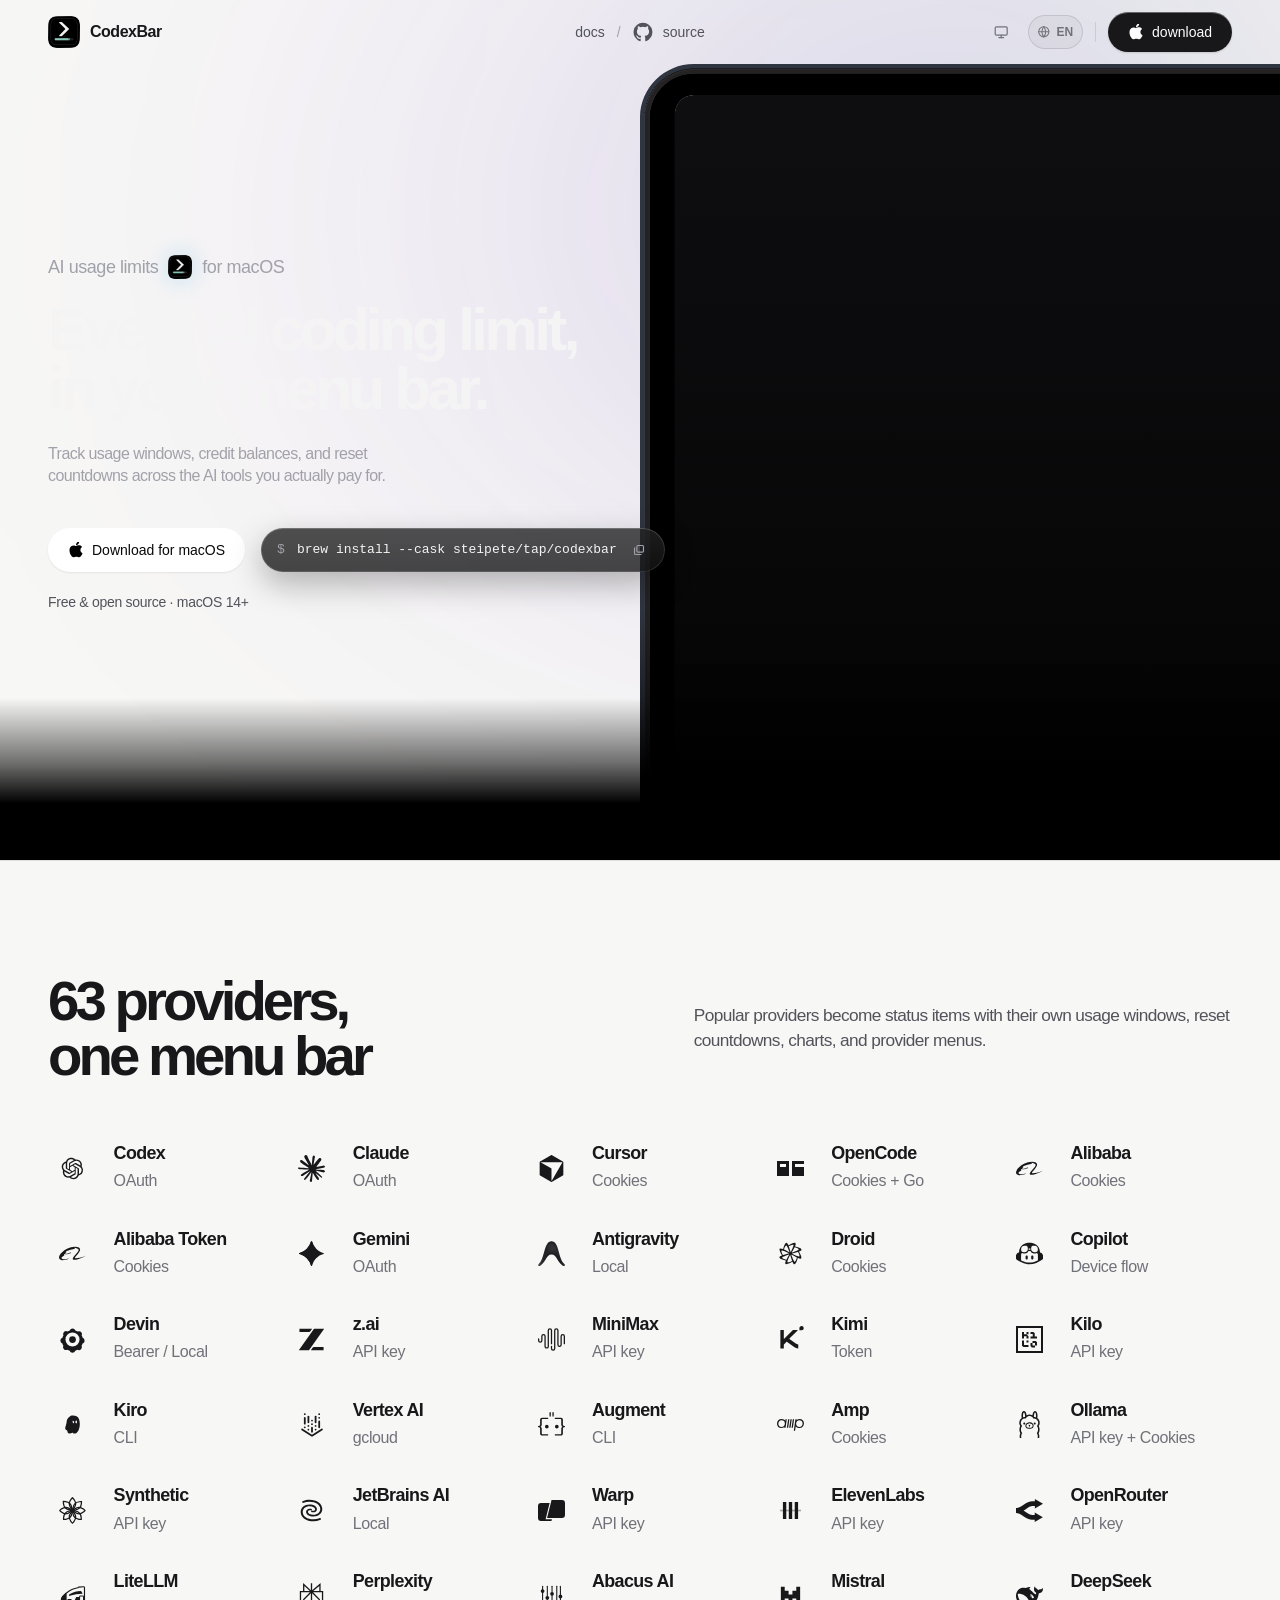
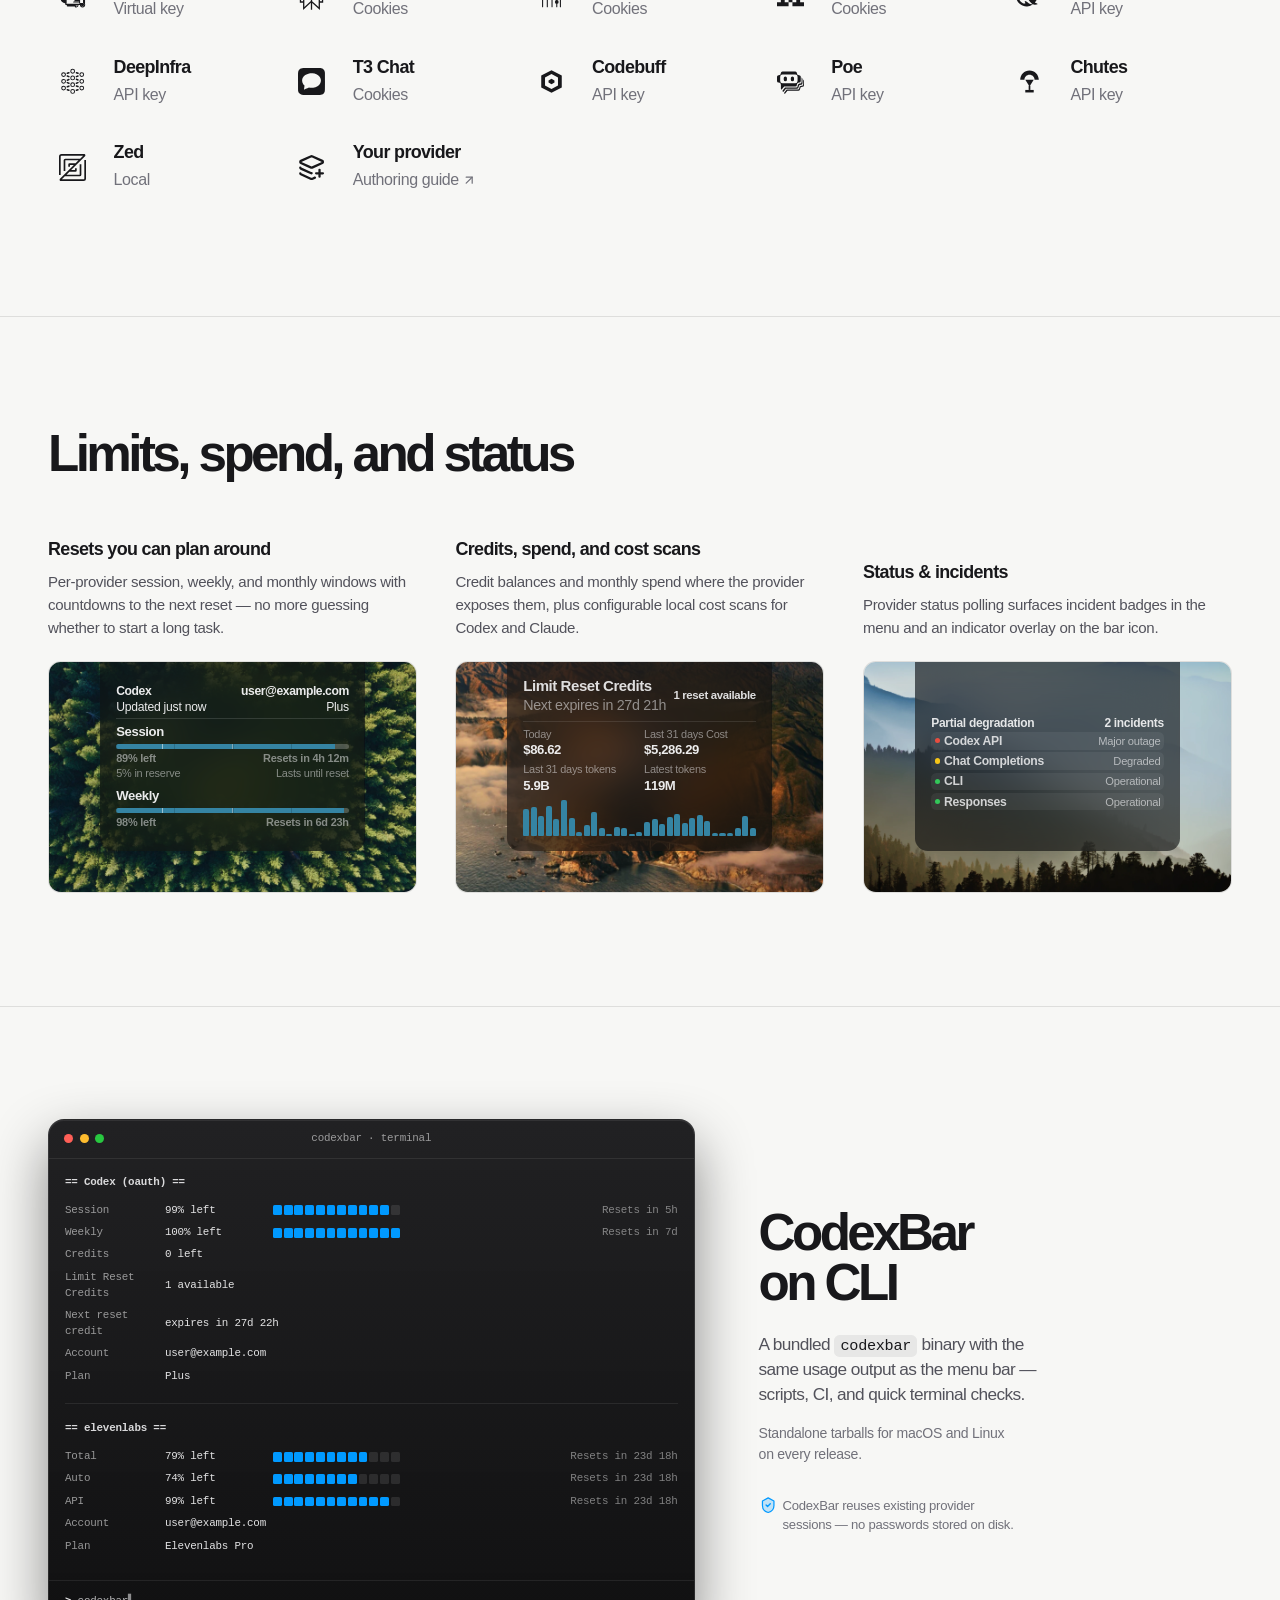
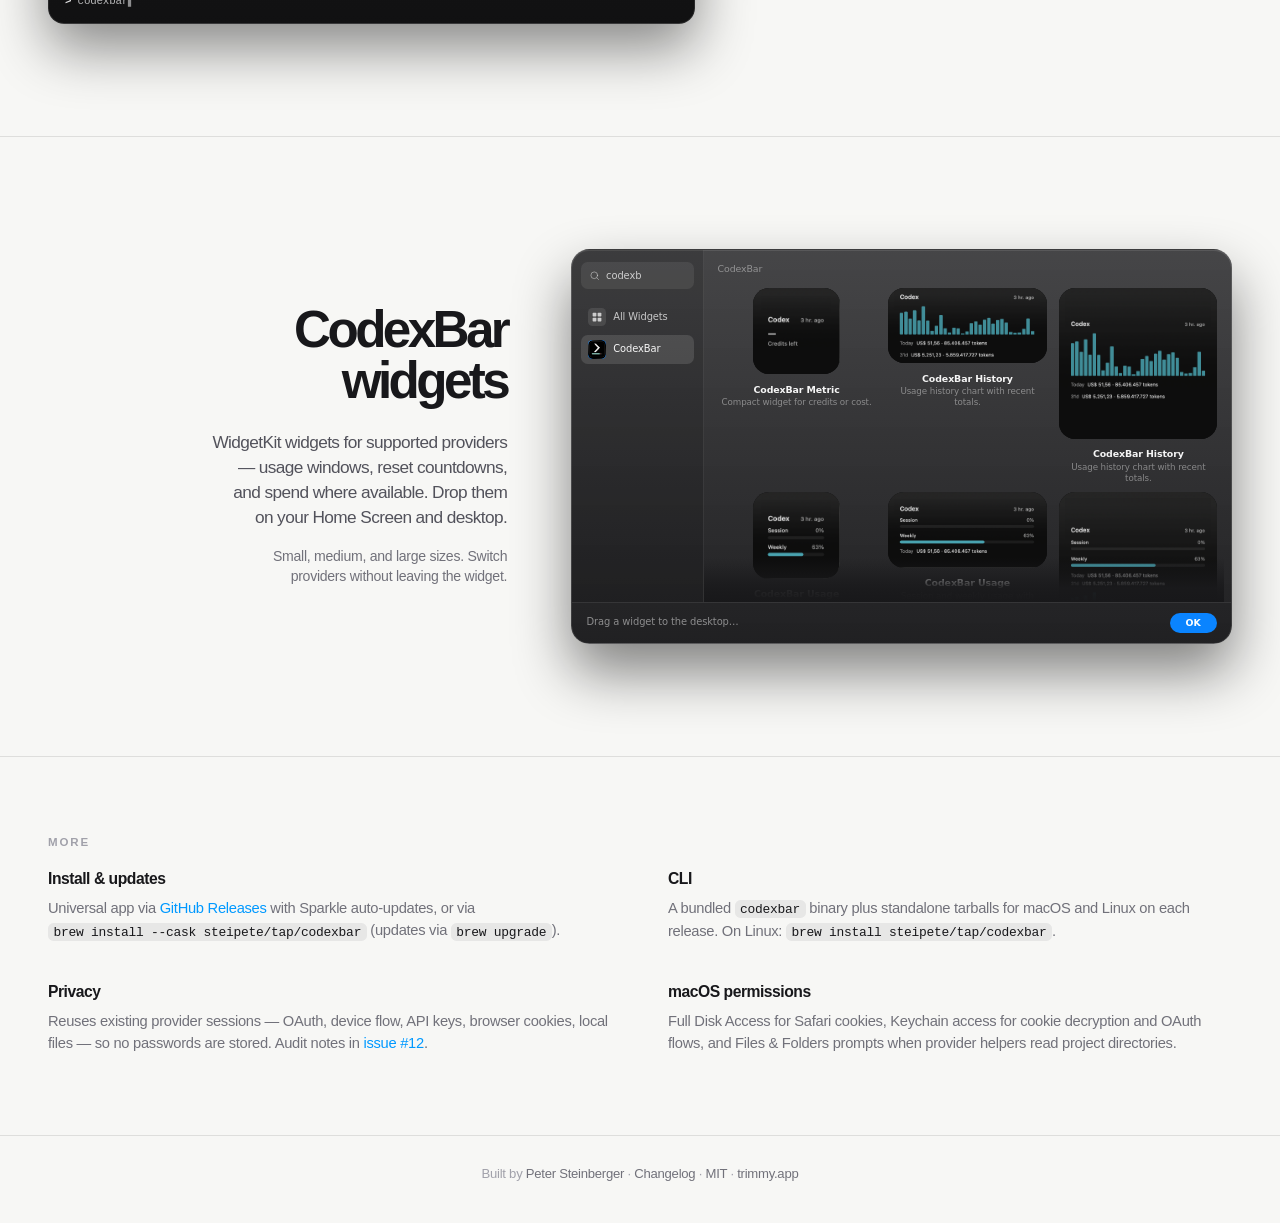
<file: docs/index.html>
<!doctype html>
<html lang="en" class="bg-black">
  <head>
    <meta charset="utf-8" />
    <meta name="viewport" content="width=device-width, initial-scale=1" />
    <title>CodexBar — every AI coding limit, in your menu bar</title>
    <meta
      name="description"
      content="A tiny macOS menu bar app that tracks AI coding-provider usage windows, credits, costs, and resets across 63 providers — Codex, OpenAI, Claude, Cursor, Gemini, Copilot, LiteLLM, and more."
    />
    <meta name="theme-color" content="#0a0a0c" />
    <link rel="canonical" href="https://codexbar.app/" />
    <link rel="alternate" hreflang="x-default" href="https://codexbar.app/" />
    <link rel="alternate" hreflang="en" href="https://codexbar.app/?lang=en" />
    <link rel="alternate" hreflang="zh-CN" href="https://codexbar.app/?lang=zh-CN" />
    <link rel="alternate" hreflang="zh-TW" href="https://codexbar.app/?lang=zh-TW" />
    <link rel="alternate" hreflang="ja" href="https://codexbar.app/?lang=ja-JP" />
    <link rel="alternate" hreflang="es" href="https://codexbar.app/?lang=es" />
    <link rel="alternate" hreflang="pt-BR" href="https://codexbar.app/?lang=pt-BR" />
    <link rel="alternate" hreflang="ko" href="https://codexbar.app/?lang=ko" />
    <link rel="alternate" hreflang="de" href="https://codexbar.app/?lang=de" />
    <link rel="alternate" hreflang="fr" href="https://codexbar.app/?lang=fr" />
    <link rel="alternate" hreflang="ar" href="https://codexbar.app/?lang=ar" />
    <link rel="alternate" hreflang="it" href="https://codexbar.app/?lang=it" />
    <link rel="alternate" hreflang="vi" href="https://codexbar.app/?lang=vi" />
    <link rel="alternate" hreflang="nl" href="https://codexbar.app/?lang=nl" />
    <link rel="alternate" hreflang="tr" href="https://codexbar.app/?lang=tr" />
    <link rel="alternate" hreflang="uk" href="https://codexbar.app/?lang=uk" />
    <link rel="alternate" hreflang="ru" href="https://codexbar.app/?lang=ru" />
    <link rel="alternate" hreflang="id" href="https://codexbar.app/?lang=id" />
    <link rel="alternate" hreflang="pl" href="https://codexbar.app/?lang=pl" />
    <link rel="alternate" hreflang="fa" href="https://codexbar.app/?lang=fa" />
    <link rel="alternate" hreflang="th" href="https://codexbar.app/?lang=th" />
    <link rel="alternate" hreflang="gl" href="https://codexbar.app/?lang=gl" />
    <link rel="alternate" hreflang="ca" href="https://codexbar.app/?lang=ca" />
    <link rel="alternate" hreflang="sv" href="https://codexbar.app/?lang=sv" />
    <meta property="og:title" content="CodexBar" />
    <meta
      property="og:description"
      content="Track usage windows, credits, and resets across 63 AI coding providers from your macOS menu bar."
    />
    <meta property="og:type" content="website" />
    <meta property="og:url" content="https://codexbar.app/" />
    <meta property="og:image" content="https://codexbar.app/social.png?v=4" />
    <meta property="og:image:width" content="1200" />
    <meta property="og:image:height" content="630" />
    <meta name="twitter:image" content="https://codexbar.app/social.png?v=4" />
    <meta name="twitter:card" content="summary_large_image" />
    <link rel="icon" type="image/png" href="./icon.png?v=2" />
    <link rel="apple-touch-icon" href="./icon.png?v=2" />
    <script>
      (() => {
        const queryTheme = new URLSearchParams(location.search).get('theme');
        let storedTheme = 'system';
        try {
          storedTheme = localStorage.getItem('codexbar-theme') || 'system';
        } catch (_) {}
        const preference = queryTheme === 'light' || queryTheme === 'dark' ? queryTheme : storedTheme;
        const resolvedTheme = preference === 'system'
          ? (window.matchMedia('(prefers-color-scheme: dark)').matches ? 'dark' : 'light')
          : preference;
        document.documentElement.dataset.theme = resolvedTheme;
        document.documentElement.dataset.themePreference = preference;
      })();
    </script>
    <link rel="stylesheet" href="./site-utilities.css?v=1" />
    <link rel="stylesheet" href="./site.css?v=3" />

  </head>

  <body class="min-h-screen overflow-x-hidden text-zinc-100">
    <header class="absolute inset-x-0 top-0 z-20 flex h-[var(--header-height)] items-center justify-between bg-transparent px-5 sm:px-8 md:grid md:grid-cols-[1fr_auto_1fr] lg:px-12">
      <a href="#top" class="button-press flex w-fit items-center gap-2.5 text-sm font-semibold tracking-[-0.03em] text-white sm:text-base" aria-label="CodexBar home" data-i18n-aria-label="nav.home">
        <img src="./icon.png?v=2" alt="" class="h-7 w-7 rounded-[7px] sm:h-8 sm:w-8 sm:rounded-lg" />
        <span>CodexBar</span>
      </a>

      <nav class="hidden items-center justify-center gap-3 md:flex" aria-label="Project links" data-i18n-aria-label="nav.projectLinks">
        <a
          href="https://github.com/steipete/CodexBar/blob/main/docs/providers.md"
          class="button-press hidden text-[14px] text-zinc-400 hover:text-white sm:block"
         data-i18n="nav.docs">docs</a>
        <span class="hidden text-sm text-zinc-700 sm:block" aria-hidden="true" data-project-separator>/</span>
        <a
          href="https://github.com/steipete/CodexBar"
          class="button-press group flex items-center justify-center gap-2.5 text-[14px] text-zinc-400 hover:text-white"
          aria-label="CodexBar source on GitHub" data-i18n-aria-label="nav.sourceGitHub"
        >
          <svg class="h-5 w-5" viewBox="0 0 24 24" fill="currentColor" aria-hidden="true">
            <path d="M12 .8a11.4 11.4 0 0 0-3.6 22.2c.6.1.8-.3.8-.6v-2.2c-3.3.7-4-1.4-4-1.4-.5-1.4-1.3-1.8-1.3-1.8-1.1-.7.1-.7.1-.7 1.2.1 1.8 1.2 1.8 1.2 1.1 1.8 2.8 1.3 3.5 1 .1-.8.4-1.3.8-1.6-2.6-.3-5.4-1.3-5.4-5.7 0-1.3.5-2.3 1.2-3.1-.1-.3-.5-1.5.1-3.1 0 0 1-.3 3.1 1.2a10.8 10.8 0 0 1 5.7 0C16.9 4.7 18 5 18 5c.6 1.6.2 2.8.1 3.1.8.8 1.2 1.8 1.2 3.1 0 4.4-2.7 5.4-5.4 5.7.4.4.8 1.1.8 2.2v3.3c0 .3.2.7.8.6A11.4 11.4 0 0 0 12 .8Z" />
          </svg>
          <span class="hidden sm:inline" data-i18n-rich="nav.sourceStars">
            source
          </span>
        </a>
      </nav>

      <nav class="flex items-center justify-end gap-2 sm:gap-3" aria-label="Display and download" data-i18n-aria-label="nav.displayDownload">
        <button class="theme-option grid" id="theme-toggle" type="button" data-theme-value="system" aria-label="Theme: system. Switch to light" title="System theme">
              <svg data-theme-icon="system" viewBox="0 0 24 24" fill="none" stroke="currentColor" stroke-width="2" stroke-linecap="round" stroke-linejoin="round" aria-hidden="true">
                <rect width="20" height="14" x="2" y="3" rx="2" />
                <line x1="8" x2="16" y1="21" y2="21" />
                <line x1="12" x2="12" y1="17" y2="21" />
              </svg>
              <svg data-theme-icon="light" viewBox="0 0 24 24" fill="none" stroke="currentColor" stroke-width="2" stroke-linecap="round" stroke-linejoin="round" aria-hidden="true">
                <circle cx="12" cy="12" r="4" />
                <path d="M12 2v2" /><path d="M12 20v2" /><path d="m4.93 4.93 1.41 1.41" /><path d="m17.66 17.66 1.41 1.41" /><path d="M2 12h2" /><path d="M20 12h2" /><path d="m6.34 17.66-1.41 1.41" /><path d="m19.07 4.93-1.41 1.41" />
              </svg>
              <svg data-theme-icon="dark" viewBox="0 0 24 24" fill="none" stroke="currentColor" stroke-width="2" stroke-linecap="round" stroke-linejoin="round" aria-hidden="true">
                <path d="M20.985 12.486a9 9 0 1 1-9.473-9.472c.405-.022.617.46.402.803a6 6 0 0 0 8.268 8.268c.344-.215.825-.004.803.401" />
              </svg>
        </button>

        <div class="language-picker" id="language-picker">
          <button
            class="language-picker-trigger button-press"
            id="language-picker-trigger"
            type="button"
            aria-haspopup="listbox"
            aria-expanded="false"
            aria-controls="language-picker-menu"
            aria-label="Language" data-i18n-aria-label="nav.language"
          >
            <svg viewBox="0 0 24 24" fill="none" stroke="currentColor" stroke-width="1.8" stroke-linecap="round" stroke-linejoin="round" aria-hidden="true">
              <circle cx="12" cy="12" r="9" />
              <path d="M3 12h18M12 3a15 15 0 0 1 0 18M12 3a15 15 0 0 0 0 18" />
            </svg>
            <span data-lang-short>EN</span>
          </button>
          <div class="language-picker-menu" id="language-picker-menu" hidden>
            <div class="language-picker-menu-scroll" id="language-picker-list" role="listbox" aria-label="Language" data-i18n-aria-label="nav.language"></div>
          </div>
        </div>

        <span class="header-divider hidden sm:block" aria-hidden="true"></span>
        <a
          href="https://github.com/steipete/CodexBar/releases/latest"
          class="download-button button-press inline-flex h-9 items-center gap-2 rounded-full px-4 text-sm font-medium sm:h-10 sm:px-5"
        >
          <span class="grid h-4 w-4 place-items-center" aria-hidden="true">
            <img src="./images/apple.svg" alt="" class="apple-icon" />
          </span>
          <span data-i18n="nav.download">download</span>
        </a>
      </nav>
    </header>

    <main id="top">
      <section class="hero-section relative overflow-hidden">
          <div class="mockup-stage" id="mockup-stage" aria-hidden="true">
          <div class="mockup-glow" aria-hidden="true"></div>
          <div class="mockup-wrap" id="mockup-wrap">
            <img
              src="./hero-mockup.svg"
              alt="MacBook menu bar"
              data-i18n-alt="mockup.macbookAlt"
              class="block h-full w-full select-none object-contain"
              draggable="false"
              width="6111"
              height="3239"
              fetchpriority="high"
            />
          </div>
          <div class="mockup-hud-layer">
            <div class="mockup-artboard">
            <div class="mockup-hud-anchor">
            <div class="system-menubar" aria-label="macOS menu bar status items" data-i18n-aria-label="mockup.menuBarAria">
              <img class="sf-symbol sf-symbol--openclaw" src="./images/menubar/openclaw-menubar.svg" alt="" aria-hidden="true" />
              <div class="menu-bar-mark" aria-label="CodexBar menu bar icon" data-i18n-aria-label="mockup.menuIconAria">
                <span></span>
                <span></span>
              </div>
              <img class="sf-symbol" src="./images/menubar/wifi.png" alt="" aria-hidden="true" style="filter: brightness(0) invert(86%) drop-shadow(0 0.08em 0.18em rgba(0, 0, 0, 0.58))" />
              <img class="sf-symbol" src="./images/menubar/personalhotspot.png" alt="" aria-hidden="true" style="filter: brightness(0) invert(86%) drop-shadow(0 0.08em 0.18em rgba(0, 0, 0, 0.58))" />
              <img class="sf-symbol" src="./images/menubar/person-circle.png" alt="" aria-hidden="true" style="filter: brightness(0) invert(86%) drop-shadow(0 0.08em 0.18em rgba(0, 0, 0, 0.58))" />
              <span class="time" id="menu-time">Sun Jun 28&nbsp;&nbsp;9:41 AM</span>
            </div>
            <aside class="codex-popover" aria-label="Open CodexBar usage panel" data-i18n-aria-label="mockup.usagePanelAria">
              <header class="popover-top">
                <p><strong>Codex</strong><span data-i18n="mockup.updatedJustNow">Updated just now</span></p>
                <p class="right"><strong>user@example.com</strong><span data-i18n="mockup.plus">Plus</span></p>
              </header>

              <section class="popover-section">
                <h3 data-i18n="mockup.session">Session</h3>
                <div class="usage-meter" style="--fill: 60%; --danger: 58%; --meter-delay: 420ms;"><i style="--tick: 20%;"></i><i style="--tick: 48%;"></i></div>
                <p class="usage-row">
                  <span><strong data-i18n="mockup.left60">60% left</strong><strong data-i18n="mockup.reserve2">2% in reserve</strong></span>
                  <span class="right"><strong data-i18n="mockup.resets2h53m">Resets in 2h 53m</strong><strong data-i18n="mockup.lastsUntilReset">Lasts until reset</strong></span>
                </p>
              </section>

              <section class="popover-section">
                <h3 data-i18n="mockup.weekly">Weekly</h3>
                <div class="usage-meter" style="--fill: 73%; --danger: 73%; --meter-delay: 520ms;"><i style="--tick: 20%;"></i><i style="--tick: 48%;"></i></div>
                <p class="usage-row">
                  <span><strong data-i18n="mockup.left73">73% left</strong><strong data-i18n="mockup.onPace">On pace</strong></span>
                  <span class="right"><strong data-i18n="mockup.resets5d4h">Resets in 5d 4h</strong><strong data-i18n="mockup.runsOut4d21h">Runs out in 4d 21h</strong></span>
                </p>
              </section>

              <section class="reset-credit">
                <p><strong data-i18n="mockup.limitResetCredits">Limit Reset Credits</strong><span data-i18n="mockup.nextExpires28d2h">Next expires in 28d 2h</span></p>
                <p><strong data-i18n="mockup.manualResetAvailable">1 reset available</strong></p>
              </section>

              <section class="number-grid" aria-label="Recent Codex usage" data-i18n-aria-label="mockup.recentUsageAria">
                <p class="popover-number"><span data-i18n="mockup.today">Today</span><strong>$51.56</strong></p>
                <p class="popover-number"><span data-i18n="mockup.last31DaysCost">Last 31 days Cost</span><strong>$5,251.23</strong></p>
                <p class="popover-number"><span data-i18n="mockup.last31DaysTokens">Last 31 days tokens</span><strong>5.9B</strong></p>
                <p class="popover-number"><span data-i18n="mockup.latestTokens">Latest tokens</span><strong>85M</strong></p>
              </section>

              <figure class="usage-chart" aria-label="31 day usage chart" data-i18n-aria-label="mockup.usageChartAria">
                <i style="--h: 52%;"></i><i style="--h: 55%;"></i><i style="--h: 38%;"></i><i style="--h: 60%;"></i><i style="--h: 34%;"></i><i style="--h: 73%;"></i><i style="--h: 33%;"></i><i style="--h: 10%;"></i><i style="--h: 28%;"></i><i style="--h: 47%;"></i><i style="--h: 18%;"></i><i style="--h: 5%;"></i><i style="--h: 20%;"></i><i style="--h: 18%;"></i><i style="--h: 4%;"></i><i style="--h: 9%;"></i><i style="--h: 32%;"></i><i style="--h: 40%;"></i><i style="--h: 28%;"></i><i style="--h: 38%;"></i><i style="--h: 45%;"></i><i style="--h: 31%;"></i><i style="--h: 39%;"></i><i style="--h: 42%;"></i><i style="--h: 34%;"></i><i style="--h: 8%;"></i><i style="--h: 6%;"></i><i style="--h: 7%;"></i><i style="--h: 17%;"></i><i style="--h: 38%;"></i><i style="--h: 4%;"></i>
              </figure>

              <p class="popover-note"><strong data-i18n="mockup.topModel">Top model: Example-1</strong><br /><span data-i18n="mockup.estimatedLogs">Estimated from local Codex logs for the selected acco...</span></p>

              <section class="popover-foot">
                <strong data-i18n="mockup.credits">Credits</strong>
                <div class="credit-meter"></div>
                <p class="credit-row"><strong data-i18n="mockup.zeroLeft">0 left</strong><span>1K tokens</span></p>
                <p class="buy-row">
                  <svg viewBox="0 0 16 16" fill="none" aria-hidden="true"><circle cx="8" cy="8" r="6.2" stroke="currentColor" stroke-width="1.8" /><path d="M8 5v6M5 8h6" stroke="currentColor" stroke-width="1.8" stroke-linecap="round" /></svg>
                  <span data-i18n="mockup.buyCredits">Buy credits...</span>
                </p>
              </section>
            </aside>
            </div>
            </div>
          </div>
        </div>

        <div class="hero-content px-5 sm:px-8 lg:px-12">
          <div class="section-inner">
        <div class="hero-copy">
          <div class="reveal flex items-center justify-center gap-2.5 text-[15px] tracking-[-0.025em] text-zinc-400 sm:justify-start sm:text-lg">
            <span data-i18n="hero.badgeStart">AI usage limits</span>
            <img src="./icon.png?v=2" alt="" class="h-6 w-6 rounded-md shadow-[0_0_1.5rem_rgba(14,165,233,0.24)]" />
            <span data-i18n="hero.badgeEnd">for macOS</span>
          </div>

          <h1 class="reveal reveal-2 mt-5 text-[clamp(3rem,5.7vw,60px)] font-semibold leading-[0.98] tracking-[-0.06em] text-zinc-100">
            <span class="hero-title-line" data-i18n="hero.prefix">Every AI coding limit,</span>
            <span class="hero-title-line" data-i18n="hero.accent">in your menu bar.</span>
          </h1>

          <p class="reveal reveal-3 mt-6 max-w-[38rem] text-balance text-[clamp(1rem,1.25vw,1.28rem)] leading-[1.42] tracking-[-0.035em] text-zinc-400">
            <span data-i18n="hero.descriptionShort">Track usage windows, credit balances, and reset countdowns across the AI tools you actually pay for.</span>
          </p>

          <div class="hero-cta-row reveal reveal-4 mt-8 sm:mt-10">
            <a
              href="https://github.com/steipete/CodexBar/releases/latest"
              class="download-button hero-download button-press inline-flex h-11 items-center gap-2 rounded-full px-5 text-sm font-medium"
            >
              <span class="grid h-4 w-4 place-items-center" aria-hidden="true">
                <img src="./images/apple.svg" alt="" class="apple-icon" />
              </span>
              <span data-i18n="hero.download">Download for macOS</span>
            </a>
            <button
              id="brew-copy"
              type="button"
              class="button-press brew-pill inline-flex h-11 max-w-full items-center gap-3 rounded-full px-4 font-mono text-[13px] text-zinc-100 hover:bg-white/10"
              aria-label="Copy Homebrew install command" data-i18n-aria-label="clipboard.copyBrew"
            >
              <span class="text-zinc-400" aria-hidden="true">$</span>
              <span data-brew-label class="truncate text-zinc-100">brew install --cask steipete/tap/codexbar</span>
              <span data-brew-icon class="grid h-5 w-5 shrink-0 place-items-center text-zinc-400" aria-hidden="true">
                <svg data-icon="copy" class="h-3.5 w-3.5" viewBox="0 0 18 18" fill="none">
                  <rect x="6.25" y="3.25" width="8.5" height="8.5" rx="1.4" stroke="currentColor" stroke-width="1.5" />
                  <path d="M11.75 14.75H4.65c-.77 0-1.4-.63-1.4-1.4v-7.1" stroke="currentColor" stroke-width="1.5" stroke-linecap="round" />
                </svg>
                <svg data-icon="check" class="h-3.5 w-3.5" viewBox="0 0 18 18" fill="none">
                  <path d="M4.5 9.25 7.5 12.25 13.5 6.25" stroke="currentColor" stroke-width="1.75" stroke-linecap="round" stroke-linejoin="round" />
                </svg>
              </span>
              <span class="sr-only" data-brew-status aria-live="polite"></span>
            </button>
          </div>

          <p class="reveal reveal-5 mt-5 text-sm tracking-[-0.02em] text-zinc-600">
            <span data-i18n="hero.fineprintShort">Free &amp; open source · macOS 14+</span>
          </p>
        </div>
          </div>
        </div>
      </section>

      <section class="provider-section px-5 py-20 sm:px-8 lg:px-12 lg:py-28" data-provider-section>
        <div class="section-inner">
        <header class="relative z-10 grid gap-5 tablet:grid-cols-[1fr_0.86fr] tablet:items-center">
          <h2 class="provider-reveal max-w-3xl text-balance text-[clamp(2.4rem,4.4vw,5rem)] font-semibold leading-[0.98] tracking-[-0.07em] text-zinc-100">
            <span data-i18n-rich="providers.title">63 providers,{mobileBreak}one menu bar</span>
          </h2>
          <p class="provider-reveal max-w-2xl text-[clamp(1rem,1.35vw,1.28rem)] leading-[1.45] tracking-[-0.035em] text-zinc-400" style="--reveal-delay: 70ms">
            <span data-i18n="providers.description">Popular providers become status items with their own usage windows, reset countdowns, charts, and provider menus.</span>
          </p>
        </header>

        <ul class="relative z-10 mt-12 grid list-none gap-3 p-0 tablet:grid-cols-3 xl:grid-cols-5">
          <li class="provider-card"><a class="provider-card-link" href="https://github.com/steipete/CodexBar/blob/main/docs/codex.md"><span class="provider-logo" data-icon="◎" style="--brand:#49A3B0;--icon:url('./logos/codex-dark.svg')"><img src="./logos/codex-dark.svg" alt="" loading="lazy" onerror="this.remove()" /></span><p><strong>Codex</strong><span data-i18n="auth.oauth">OAuth</span></p></a></li>
          <li class="provider-card"><a class="provider-card-link" href="https://github.com/steipete/CodexBar/blob/main/docs/claude.md"><span class="provider-logo" data-icon="✳" style="--brand:#CC7C5E;--icon:url('./logos/claude.svg')"><img src="./logos/claude.svg" alt="" loading="lazy" onerror="this.remove()" /></span><p><strong>Claude</strong><span data-i18n="auth.oauth">OAuth</span></p></a></li>
          <li class="provider-card"><a class="provider-card-link" href="https://github.com/steipete/CodexBar/blob/main/docs/cursor.md"><span class="provider-logo" data-icon="◆" style="--brand:#1A1A1A;--icon:url('./logos/cursor.svg')"><img src="./logos/cursor.svg" alt="" loading="lazy" onerror="this.remove()" /></span><p><strong>Cursor</strong><span data-i18n="auth.cookies">Cookies</span></p></a></li>
          <li class="provider-card"><a class="provider-card-link" href="https://github.com/steipete/CodexBar/blob/main/docs/opencode.md"><span class="provider-logo" data-icon="OC" style="--brand:#3B82F6;--icon:url('./logos/opencode-dark.svg')"><img src="./logos/opencode-dark.svg" alt="" loading="lazy" onerror="this.remove()" /></span><p><strong>OpenCode</strong><span data-i18n="auth.cookiesGo">Cookies + Go</span></p></a></li>
          <li class="provider-card"><a class="provider-card-link" href="https://github.com/steipete/CodexBar/blob/main/docs/alibaba-coding-plan.md"><span class="provider-logo" data-icon="a" style="--brand:#FF6A00;--icon:url('./logos/alibaba.svg')"><img src="./logos/alibaba.svg" alt="" loading="lazy" onerror="this.remove()" /></span><p><strong>Alibaba</strong><span data-i18n="auth.cookies">Cookies</span></p></a></li>
          <li class="provider-card"><a class="provider-card-link" href="https://github.com/steipete/CodexBar/blob/main/docs/alibaba-token-plan.md"><span class="provider-logo" style="--brand:#FF6A00;--icon:url('./logos/alibaba.svg')"><img src="./logos/alibaba.svg" alt="" loading="lazy" onerror="this.remove()" /></span><p><strong>Alibaba Token</strong><span data-i18n="auth.cookies">Cookies</span></p></a></li>
          <li class="provider-card"><a class="provider-card-link" href="https://github.com/steipete/CodexBar/blob/main/docs/gemini.md"><span class="provider-logo" data-icon="◇" style="--brand:#AB87EA;--icon:url('./logos/gemini.svg')"><img src="./logos/gemini.svg" alt="" loading="lazy" onerror="this.remove()" /></span><p><strong>Gemini</strong><span data-i18n="auth.oauth">OAuth</span></p></a></li>
          <li class="provider-card"><a class="provider-card-link" href="https://github.com/steipete/CodexBar/blob/main/docs/antigravity.md"><span class="provider-logo" data-icon="A" style="--brand:#60BA7E;--icon:url('./logos/antigravity.svg')"><img src="./logos/antigravity.svg" alt="" loading="lazy" onerror="this.remove()" /></span><p><strong>Antigravity</strong><span data-i18n="auth.local">Local</span></p></a></li>
          <li class="provider-card"><a class="provider-card-link" href="https://github.com/steipete/CodexBar/blob/main/docs/factory.md"><span class="provider-logo" data-icon="✺" style="--brand:#FF6B35;--icon:url('./logos/droid-dark.svg')"><img src="./logos/droid-dark.svg" alt="" loading="lazy" onerror="this.remove()" /></span><p><strong>Droid</strong><span data-i18n="auth.cookies">Cookies</span></p></a></li>
          <li class="provider-card"><a class="provider-card-link" href="https://github.com/steipete/CodexBar/blob/main/docs/copilot.md"><span class="provider-logo" data-icon="⌘" style="--brand:#A855F7;--icon:url('./logos/copilot.svg')"><img src="./logos/copilot.svg" alt="" loading="lazy" onerror="this.remove()" /></span><p><strong>Copilot</strong><span data-i18n="auth.deviceFlow">Device flow</span></p></a></li>
          <li class="provider-card"><a class="provider-card-link" href="https://github.com/steipete/CodexBar/blob/main/docs/devin.md"><span class="provider-logo" style="--brand:#0F172A;--icon:url('./logos/devin.svg')"><img src="./logos/devin.svg" alt="" loading="lazy" onerror="this.remove()" /></span><p><strong>Devin</strong><span data-i18n="auth.bearerLocal">Bearer / Local</span></p></a></li>
          <li class="provider-card"><a class="provider-card-link" href="https://github.com/steipete/CodexBar/blob/main/docs/zai.md"><span class="provider-logo" data-icon="Z" style="--brand:#E85A6A;--icon:url('./logos/zai-dark.svg')"><img src="./logos/zai-dark.svg" alt="" loading="lazy" onerror="this.remove()" /></span><p><strong>z.ai</strong><span data-i18n="auth.apiKey">API key</span></p></a></li>
          <li class="provider-card"><a class="provider-card-link" href="https://github.com/steipete/CodexBar/blob/main/docs/minimax.md"><span class="provider-logo" data-icon="≋" style="--brand:#FE6060;--icon:url('./logos/minimax.svg')"><img src="./logos/minimax.svg" alt="" loading="lazy" onerror="this.remove()" /></span><p><strong>MiniMax</strong><span data-i18n="auth.apiKey">API key</span></p></a></li>
          <li class="provider-card"><a class="provider-card-link" href="https://github.com/steipete/CodexBar/blob/main/docs/kimi.md"><span class="provider-logo" data-icon="K" style="--brand:#FE603C;--icon:url('./logos/kimi.svg')"><img src="./logos/kimi.svg" alt="" loading="lazy" onerror="this.remove()" /></span><p><strong>Kimi</strong><span data-i18n="auth.token">Token</span></p></a></li>
          <li class="provider-card"><a class="provider-card-link" href="https://github.com/steipete/CodexBar/blob/main/docs/kilo.md"><span class="provider-logo" data-icon="kg" style="--brand:#f8f676;--icon:url('./logos/kilo.svg')"><img src="./logos/kilo.svg" alt="" loading="lazy" onerror="this.remove()" /></span><p><strong>Kilo</strong><span data-i18n="auth.apiKey">API key</span></p></a></li>
          <li class="provider-card"><a class="provider-card-link" href="https://github.com/steipete/CodexBar/blob/main/docs/kiro.md"><span class="provider-logo" data-icon="•" style="--brand:#FF9900;--icon:url('./logos/kiro-dark.svg')"><img src="./logos/kiro-dark.svg" alt="" loading="lazy" onerror="this.remove()" /></span><p><strong>Kiro</strong><span data-i18n="auth.cli">CLI</span></p></a></li>
          <li class="provider-card"><a class="provider-card-link" href="https://github.com/steipete/CodexBar/blob/main/docs/vertexai.md"><span class="provider-logo" data-icon="VA" style="--brand:#4285F4;--icon:url('./logos/vertex-ai.svg')"><img src="./logos/vertex-ai.svg" alt="" loading="lazy" onerror="this.remove()" /></span><p><strong>Vertex AI</strong><span data-i18n="auth.gcloud">gcloud</span></p></a></li>
          <li class="provider-card"><a class="provider-card-link" href="https://github.com/steipete/CodexBar/blob/main/docs/augment.md"><span class="provider-logo" data-icon="{ }" style="--brand:#6366F1;--icon:url('./logos/augment.svg')"><img src="./logos/augment.svg" alt="" loading="lazy" onerror="this.remove()" /></span><p><strong>Augment</strong><span data-i18n="auth.cli">CLI</span></p></a></li>
          <li class="provider-card"><a class="provider-card-link" href="https://github.com/steipete/CodexBar/blob/main/docs/amp.md"><span class="provider-logo" data-icon="amp" style="--brand:#DC2626;--icon:url('./logos/amp.svg')"><img src="./logos/amp.svg" alt="" loading="lazy" onerror="this.remove()" /></span><p><strong>Amp</strong><span data-i18n="auth.cookies">Cookies</span></p></a></li>
          <li class="provider-card"><a class="provider-card-link" href="https://github.com/steipete/CodexBar/blob/main/docs/ollama.md"><span class="provider-logo" data-icon="ll" style="--brand:#888888;--icon:url('./logos/ollama.svg')"><img src="./logos/ollama.svg" alt="" loading="lazy" onerror="this.remove()" /></span><p><strong>Ollama</strong><span data-i18n="auth.apiKeyCookies">API key + Cookies</span></p></a></li>
          <li class="provider-card"><a class="provider-card-link" href="https://github.com/steipete/CodexBar/blob/main/docs/synthetic.md"><span class="provider-logo" data-icon="✽" style="--brand:#141414;--icon:url('./logos/synthetic-dark.svg')"><img src="./logos/synthetic-dark.svg" alt="" loading="lazy" onerror="this.remove()" /></span><p><strong>Synthetic</strong><span data-i18n="auth.apiKey">API key</span></p></a></li>
          <li class="provider-card"><a class="provider-card-link" href="https://github.com/steipete/CodexBar/blob/main/docs/jetbrains.md"><span class="provider-logo" data-icon="JB" style="--brand:#FF3399;--icon:url('./logos/jetbrains-ai.svg')"><img src="./logos/jetbrains-ai.svg" alt="" loading="lazy" onerror="this.remove()" /></span><p><strong>JetBrains AI</strong><span data-i18n="auth.local">Local</span></p></a></li>
          <li class="provider-card"><a class="provider-card-link" href="https://github.com/steipete/CodexBar/blob/main/docs/warp.md"><span class="provider-logo" data-icon="W" style="--brand:#7B68EE;--icon:url('./logos/warp.svg')"><img src="./logos/warp.svg" alt="" loading="lazy" onerror="this.remove()" /></span><p><strong>Warp</strong><span data-i18n="auth.apiKey">API key</span></p></a></li>
          <li class="provider-card"><a class="provider-card-link" href="https://github.com/steipete/CodexBar/blob/main/docs/elevenlabs.md"><span class="provider-logo" style="--brand:#EAEAE6;--icon:url('./logos/elevenlabs.svg')"><img src="./logos/elevenlabs.svg" alt="" loading="lazy" onerror="this.remove()" /></span><p><strong>ElevenLabs</strong><span data-i18n="auth.apiKey">API key</span></p></a></li>
          <li class="provider-card"><a class="provider-card-link" href="https://github.com/steipete/CodexBar/blob/main/docs/openrouter.md"><span class="provider-logo" data-icon="OR" style="--brand:#6467F2;--icon:url('./logos/openrouter.svg')"><img src="./logos/openrouter.svg" alt="" loading="lazy" onerror="this.remove()" /></span><p><strong>OpenRouter</strong><span data-i18n="auth.apiKey">API key</span></p></a></li>
          <li class="provider-card"><a class="provider-card-link" href="https://github.com/steipete/CodexBar/blob/main/docs/litellm.md"><span class="provider-logo" style="--brand:#4C89F0;--icon:url('./logos/litellm.svg')"><img src="./logos/litellm.svg" alt="" loading="lazy" onerror="this.remove()" /></span><p><strong>LiteLLM</strong><span data-i18n="auth.virtualKey">Virtual key</span></p></a></li>
          <li class="provider-card"><a class="provider-card-link" href="https://github.com/steipete/CodexBar/blob/main/docs/providers.md#fetch-strategies-current"><span class="provider-logo" data-icon="∞" style="--brand:#20B2AA;--icon:url('./logos/perplexity.svg')"><img src="./logos/perplexity.svg" alt="" loading="lazy" onerror="this.remove()" /></span><p><strong>Perplexity</strong><span data-i18n="auth.cookies">Cookies</span></p></a></li>
          <li class="provider-card"><a class="provider-card-link" href="https://github.com/steipete/CodexBar/blob/main/docs/abacus.md"><span class="provider-logo" style="--brand:#38BDF8;--icon:url('./logos/abacus-ai-dark.svg')"><img src="./logos/abacus-ai-dark.svg" alt="" loading="lazy" onerror="this.remove()" /></span><p><strong>Abacus AI</strong><span data-i18n="auth.cookies">Cookies</span></p></a></li>
          <li class="provider-card"><a class="provider-card-link" href="https://github.com/steipete/CodexBar/blob/main/docs/providers.md#fetch-strategies-current"><span class="provider-logo" style="--brand:#FF500F;--icon:url('./logos/mistral.svg')"><img src="./logos/mistral.svg" alt="" loading="lazy" onerror="this.remove()" /></span><p><strong>Mistral</strong><span data-i18n="auth.cookies">Cookies</span></p></a></li>
          <li class="provider-card"><a class="provider-card-link" href="https://github.com/steipete/CodexBar/blob/main/docs/deepseek.md"><span class="provider-logo" style="--brand:#527DF0;--icon:url('./logos/deepseek.svg')"><img src="./logos/deepseek.svg" alt="" loading="lazy" onerror="this.remove()" /></span><p><strong>DeepSeek</strong><span data-i18n="auth.apiKey">API key</span></p></a></li>
          <li class="provider-card"><a class="provider-card-link" href="https://github.com/steipete/CodexBar/blob/main/docs/deepinfra.md"><span class="provider-logo" style="--brand:#2A3275;--icon:url('./logos/deepinfra.svg')"><img src="./logos/deepinfra.svg" alt="" loading="lazy" onerror="this.remove()" /></span><p><strong>DeepInfra</strong><span data-i18n="auth.apiKey">API key</span></p></a></li>
          <li class="provider-card"><a class="provider-card-link" href="https://github.com/steipete/CodexBar/blob/main/docs/t3chat.md"><span class="provider-logo" style="--brand:#2563EB;--icon:url('./logos/t3chat.svg')"><img src="./logos/t3chat.svg" alt="" loading="lazy" onerror="this.remove()" /></span><p><strong>T3 Chat</strong><span data-i18n="auth.cookies">Cookies</span></p></a></li>
          <li class="provider-card"><a class="provider-card-link" href="https://github.com/steipete/CodexBar/blob/main/docs/codebuff.md"><span class="provider-logo" style="--brand:#44C800;--icon:url('./logos/codebuff-dark.svg')"><img src="./logos/codebuff-dark.svg" alt="" loading="lazy" onerror="this.remove()" /></span><p><strong>Codebuff</strong><span data-i18n="auth.apiKey">API key</span></p></a></li>
          <li class="provider-card"><a class="provider-card-link" href="https://github.com/steipete/CodexBar/blob/main/docs/poe.md"><span class="provider-logo" style="--brand:#5D5CDE;--icon:url('./logos/poe.svg')"><img src="./logos/poe.svg" alt="" loading="lazy" onerror="this.remove()" /></span><p><strong>Poe</strong><span data-i18n="auth.apiKey">API key</span></p></a></li>
          <li class="provider-card"><a class="provider-card-link" href="https://github.com/steipete/CodexBar/blob/main/docs/chutes.md"><span class="provider-logo" style="--brand:#3184FF;--icon:url('./logos/chutes.svg')"><img src="./logos/chutes.svg" alt="" loading="lazy" onerror="this.remove()" /></span><p><strong>Chutes</strong><span data-i18n="auth.apiKey">API key</span></p></a></li>
          <li class="provider-card"><a class="provider-card-link" href="https://github.com/steipete/CodexBar/blob/main/docs/zed.md"><span class="provider-logo" style="--brand:#084EFF;--icon:url('./logos/zed.svg')"><img src="./logos/zed.svg" alt="" loading="lazy" onerror="this.remove()" /></span><p><strong>Zed</strong><span data-i18n="auth.local">Local</span></p></a></li>
          <li class="provider-card"><a class="provider-card-link" href="https://github.com/steipete/CodexBar/blob/main/docs/provider.md"><span class="provider-logo"><svg viewBox="0 0 24 24" fill="none" stroke="currentColor" stroke-width="2" stroke-linecap="round" stroke-linejoin="round" aria-hidden="true"><path d="M12.83 2.18a2 2 0 0 0-1.66 0L2.6 6.08a1 1 0 0 0 0 1.83l8.58 3.91a2 2 0 0 0 .83.18 2 2 0 0 0 .83-.18l8.58-3.9a1 1 0 0 0 0-1.831z"/><path d="M16 17h6"/><path d="M19 14v6"/><path d="M2 12a1 1 0 0 0 .58.91l8.6 3.91a2 2 0 0 0 .825.178"/><path d="M2 17a1 1 0 0 0 .58.91l8.6 3.91a2 2 0 0 0 1.65 0l2.116-.962"/></svg></span><p><strong data-i18n="providers.yourProvider">Your provider</strong><span class="provider-authoring"><span data-i18n="providers.authoringGuide">Authoring guide</span><svg viewBox="0 0 24 24" fill="none" stroke="currentColor" stroke-width="2" stroke-linecap="round" stroke-linejoin="round" aria-hidden="true"><path d="M7 7h10v10"/><path d="M7 17 17 7"/></svg></span></p></a></li>
        </ul>
        </div>
      </section>

      <section class="features-section px-5 py-20 sm:px-8 lg:px-12 lg:py-28" data-scroll-section>
        <div class="section-inner">
          <h2 class="features-heading provider-reveal text-balance" data-i18n="features.title">Limits, spend, and status</h2>

          <div class="features-grid relative z-10">
            <article class="feature-card provider-reveal" style="--reveal-delay: 80ms">
              <div class="feature-card-copy">
                <h3 data-i18n="features.resetsTitle">Resets you can plan around</h3>
                <p data-i18n="features.resetsBody">Per-provider session, weekly, and monthly windows with countdowns to the next reset — no more guessing whether to start a long task.</p>
              </div>
              <div class="feature-card-visual" aria-hidden="true">
                <img src="./features/feature-resets.webp" alt="" width="1620" height="1020" loading="lazy" />
                <div class="feature-card-overlay is-usage-menu">
                  <div class="feature-usage-panel">
                    <header class="feature-usage-header">
                      <p><strong>Codex</strong><span data-i18n="mockup.updatedJustNow">Updated just now</span></p>
                      <p class="feature-usage-account"><strong>user@example.com</strong><span data-i18n="mockup.plus">Plus</span></p>
                    </header>

                    <section class="feature-usage-block">
                      <h4 class="feature-usage-title" data-i18n="mockup.session">Session</h4>
                      <div class="feature-usage-track" aria-hidden="true">
                        <div class="feature-usage-fill" style="--amount: 100%">
                          <i style="--flex: 89"></i>
                          <i class="is-reserve" style="--flex: 5"></i>
                          <i class="is-spent" style="--flex: 6"></i>
                        </div>
                      </div>
                      <div class="feature-usage-meta">
                        <div>
                          <p><strong data-i18n="mockup.left89">89% left</strong><span class="is-subtle" data-i18n="mockup.reserve5">5% in reserve</span></p>
                        </div>
                        <div>
                          <p><strong data-i18n="mockup.resets4h12m">Resets in 4h 12m</strong><span class="is-subtle" data-i18n="mockup.lastsUntilReset">Lasts until reset</span></p>
                        </div>
                      </div>
                    </section>

                    <section class="feature-usage-block">
                      <h4 class="feature-usage-title" data-i18n="mockup.weekly">Weekly</h4>
                      <div class="feature-usage-track" aria-hidden="true">
                        <div class="feature-usage-fill" style="--amount: 100%">
                          <i style="--flex: 98"></i>
                          <i class="is-spent" style="--flex: 2"></i>
                        </div>
                      </div>
                      <div class="feature-usage-meta">
                        <div>
                          <p><strong data-i18n="mockup.left98">98% left</strong></p>
                        </div>
                        <div>
                          <p><strong data-i18n="mockup.resets6d23h">Resets in 6d 23h</strong></p>
                        </div>
                      </div>
                    </section>
                  </div>
                </div>
              </div>
            </article>
            <article class="feature-card provider-reveal" style="--reveal-delay: 140ms">
              <div class="feature-card-copy">
                <h3 data-i18n="features.spendTitle">Credits, spend, and cost scans</h3>
                <p data-i18n="features.spendBody">Credit balances and monthly spend where the provider exposes them, plus configurable local cost scans for Codex and Claude.</p>
              </div>
              <div class="feature-card-visual" aria-hidden="true">
                <img src="./features/feature-credits.webp" alt="" width="1620" height="1020" loading="lazy" />
                <div class="feature-card-overlay">
                  <div class="feature-cost-panel">
                    <div class="feature-credit-head">
                      <p><strong data-i18n="mockup.limitResetCredits">Limit Reset Credits</strong><span data-i18n="mockup.nextExpires27d21h">Next expires in 27d 21h</span></p>
                      <p><strong data-i18n="mockup.manualResetAvailable">1 reset available</strong></p>
                    </div>
                    <dl class="feature-cost-stats">
                      <div>
                        <dt data-i18n="mockup.today">Today</dt>
                        <dd>$86.62</dd>
                      </div>
                      <div>
                        <dt data-i18n="mockup.last31DaysCost">Last 31 days Cost</dt>
                        <dd>$5,286.29</dd>
                      </div>
                      <div>
                        <dt data-i18n="mockup.last31DaysTokens">Last 31 days tokens</dt>
                        <dd>5.9B</dd>
                      </div>
                      <div>
                        <dt data-i18n="mockup.latestTokens">Latest tokens</dt>
                        <dd>119M</dd>
                      </div>
                    </dl>
                    <div class="feature-cost-chart" aria-hidden="true">
                      <i style="--h: 72%"></i><i style="--h: 77%"></i><i style="--h: 53%"></i><i style="--h: 81%"></i><i style="--h: 46%"></i><i style="--h: 96%"></i><i style="--h: 47%"></i><i style="--h: 10%"></i><i style="--h: 29%"></i><i style="--h: 64%"></i><i style="--h: 21%"></i><i style="--h: 5%"></i><i style="--h: 23%"></i><i style="--h: 22%"></i><i style="--h: 4%"></i><i style="--h: 10%"></i><i style="--h: 37%"></i><i style="--h: 45%"></i><i style="--h: 33%"></i><i style="--h: 50%"></i><i style="--h: 58%"></i><i style="--h: 35%"></i><i style="--h: 48%"></i><i style="--h: 55%"></i><i style="--h: 40%"></i><i style="--h: 8%"></i><i style="--h: 7%"></i><i style="--h: 8%"></i><i style="--h: 20%"></i><i style="--h: 54%"></i><i style="--h: 22%"></i>
                    </div>
                  </div>
                </div>
              </div>
            </article>
            <article class="feature-card provider-reveal" style="--reveal-delay: 200ms">
              <div class="feature-card-copy">
                <h3 data-i18n="features.statusTitle">Status &amp; incidents</h3>
                <p data-i18n="features.statusBody">Provider status polling surfaces incident badges in the menu and an indicator overlay on the bar icon.</p>
              </div>
              <div class="feature-card-visual" aria-hidden="true">
                <img src="./features/feature-status.webp" alt="" width="1620" height="1020" loading="lazy" />
                <div class="feature-card-overlay is-status-menu">
                  <div class="feature-status-panel">
                    <p class="feature-status-summary"><span data-i18n="mockup.partialDegradation">Partial degradation</span> <span data-i18n="mockup.twoIncidents">2 incidents</span></p>
                    <ul class="feature-status-list" aria-hidden="true">
                      <li class="is-critical">
                        <span class="feature-status-dot"></span>
                        <span class="feature-status-name">Codex API</span>
                        <span class="feature-status-label" data-i18n="mockup.majorOutage">Major outage</span>
                      </li>
                      <li class="is-minor">
                        <span class="feature-status-dot"></span>
                        <span class="feature-status-name">Chat Completions</span>
                        <span class="feature-status-label" data-i18n="mockup.degraded">Degraded</span>
                      </li>
                      <li>
                        <span class="feature-status-dot"></span>
                        <span class="feature-status-name">CLI</span>
                        <span class="feature-status-label" data-i18n="mockup.operational">Operational</span>
                      </li>
                      <li>
                        <span class="feature-status-dot"></span>
                        <span class="feature-status-name">Responses</span>
                        <span class="feature-status-label" data-i18n="mockup.operational">Operational</span>
                      </li>
                    </ul>
                  </div>
                </div>
              </div>
            </article>
          </div>
        </div>
      </section>

      <section class="cli-section px-5 py-20 sm:px-8 lg:px-12 lg:py-28" data-scroll-section>
        <div class="section-inner relative z-10">
          <div class="split-layout">
            <div class="split-visual-wrap provider-reveal" role="img" aria-label="CodexBar CLI output preview" data-i18n-aria-label="cli.outputPreviewAria">
              <div class="cli-terminal">
                <div class="cli-terminal-chrome">
                  <div class="cli-terminal-dots" aria-hidden="true">
                    <span></span><span></span><span></span>
                  </div>
                  <p class="cli-terminal-title">codexbar · terminal</p>
                  <div class="cli-terminal-chrome-spacer" aria-hidden="true"></div>
                </div>

                <div class="cli-terminal-body">
                  <section class="cli-provider-block">
                    <p class="cli-provider-label">== Codex (oauth) ==</p>
                    <div class="cli-row">
                      <span class="cli-row-label" data-i18n="mockup.session">Session</span>
                      <span class="cli-row-value" data-i18n="cli.left99">99% left</span>
                      <div class="cli-meter" aria-hidden="true"><i class="is-filled"></i><i class="is-filled"></i><i class="is-filled"></i><i class="is-filled"></i><i class="is-filled"></i><i class="is-filled"></i><i class="is-filled"></i><i class="is-filled"></i><i class="is-filled"></i><i class="is-filled"></i><i class="is-filled"></i><i></i></div>
                      <span class="cli-row-note" data-i18n="cli.resets5h">Resets in 5h</span>
                    </div>
                    <div class="cli-row">
                      <span class="cli-row-label" data-i18n="mockup.weekly">Weekly</span>
                      <span class="cli-row-value" data-i18n="cli.left100">100% left</span>
                      <div class="cli-meter" aria-hidden="true"><i class="is-filled"></i><i class="is-filled"></i><i class="is-filled"></i><i class="is-filled"></i><i class="is-filled"></i><i class="is-filled"></i><i class="is-filled"></i><i class="is-filled"></i><i class="is-filled"></i><i class="is-filled"></i><i class="is-filled"></i><i class="is-filled"></i></div>
                      <span class="cli-row-note" data-i18n="cli.resets7d">Resets in 7d</span>
                    </div>
                    <div class="cli-row is-meta"><span class="cli-row-label" data-i18n="mockup.credits">Credits</span><span class="cli-row-value" data-i18n="mockup.zeroLeft">0 left</span></div>
                    <div class="cli-row is-meta"><span class="cli-row-label" data-i18n="mockup.limitResetCredits">Limit Reset Credits</span><span class="cli-row-value" data-i18n="cli.available1">1 available</span></div>
                    <div class="cli-row is-meta"><span class="cli-row-label" data-i18n="cli.nextResetCredit">Next reset credit</span><span class="cli-row-value" data-i18n="cli.expires27d22h">expires in 27d 22h</span></div>
                    <div class="cli-row is-meta"><span class="cli-row-label" data-i18n="cli.account">Account</span><span class="cli-row-value">user@example.com</span></div>
                    <div class="cli-row is-meta"><span class="cli-row-label" data-i18n="cli.plan">Plan</span><span class="cli-row-value">Plus</span></div>
                  </section>

                  <section class="cli-provider-block">
                    <p class="cli-provider-label">== elevenlabs ==</p>
                    <div class="cli-row">
                      <span class="cli-row-label" data-i18n="cli.total">Total</span>
                      <span class="cli-row-value" data-i18n="cli.left79">79% left</span>
                      <div class="cli-meter" aria-hidden="true"><i class="is-filled"></i><i class="is-filled"></i><i class="is-filled"></i><i class="is-filled"></i><i class="is-filled"></i><i class="is-filled"></i><i class="is-filled"></i><i class="is-filled"></i><i class="is-filled"></i><i></i><i></i><i></i></div>
                      <span class="cli-row-note" data-i18n="cli.resets23d18h">Resets in 23d 18h</span>
                    </div>
                    <div class="cli-row">
                      <span class="cli-row-label" data-i18n="cli.auto">Auto</span>
                      <span class="cli-row-value" data-i18n="cli.left74">74% left</span>
                      <div class="cli-meter" aria-hidden="true"><i class="is-filled"></i><i class="is-filled"></i><i class="is-filled"></i><i class="is-filled"></i><i class="is-filled"></i><i class="is-filled"></i><i class="is-filled"></i><i class="is-filled"></i><i></i><i></i><i></i><i></i></div>
                      <span class="cli-row-note" data-i18n="cli.resets23d18h">Resets in 23d 18h</span>
                    </div>
                    <div class="cli-row">
                      <span class="cli-row-label">API</span>
                      <span class="cli-row-value" data-i18n="cli.left99">99% left</span>
                      <div class="cli-meter" aria-hidden="true"><i class="is-filled"></i><i class="is-filled"></i><i class="is-filled"></i><i class="is-filled"></i><i class="is-filled"></i><i class="is-filled"></i><i class="is-filled"></i><i class="is-filled"></i><i class="is-filled"></i><i class="is-filled"></i><i class="is-filled"></i><i></i></div>
                      <span class="cli-row-note" data-i18n="cli.resets23d18h">Resets in 23d 18h</span>
                    </div>
                    <div class="cli-row is-meta"><span class="cli-row-label" data-i18n="cli.account">Account</span><span class="cli-row-value">user@example.com</span></div>
                    <div class="cli-row is-meta"><span class="cli-row-label" data-i18n="cli.plan">Plan</span><span class="cli-row-value">Elevenlabs Pro</span></div>
                  </section>
                </div>

                <div class="cli-terminal-foot">
                  <p><strong>&gt;</strong> codexbar<span class="cli-terminal-cursor" aria-hidden="true">▍</span></p>
                </div>
              </div>
            </div>

            <div class="split-copy">
              <h2 class="split-copy-heading provider-reveal" style="--reveal-delay: 70ms">
                <span class="section-title-line">CodexBar</span>
                <span class="section-title-line" data-i18n="cli.titleLine2">on CLI</span>
              </h2>
              <p class="split-copy-lead provider-reveal" style="--reveal-delay: 110ms">
                <span data-i18n-rich="cli.lead">A bundled {codexbar} binary with the same usage output as the menu bar — scripts, CI, and quick terminal checks.</span>
              </p>
              <p class="split-copy-note provider-reveal" style="--reveal-delay: 150ms">
                <span data-i18n="cli.note">Standalone tarballs for macOS and Linux on every release.</span>
              </p>
              <p class="cli-footnote provider-reveal" style="--reveal-delay: 190ms">
                <svg viewBox="0 0 24 24" fill="none" aria-hidden="true">
                  <path fill="currentColor" d="M12 2.5 4.5 6.5v5.8c0 4.55 3.08 8.02 7.5 9.2 4.42-1.18 7.5-4.65 7.5-9.2V6.5L12 2.5Z" opacity="0.22" />
                  <path d="M12 2.5 4.5 6.5v5.8c0 4.55 3.08 8.02 7.5 9.2 4.42-1.18 7.5-4.65 7.5-9.2V6.5L12 2.5Z" stroke="currentColor" stroke-width="1.6" stroke-linejoin="round" />
                  <path d="m9.25 11.75 1.9 1.9 3.6-3.6" stroke="currentColor" stroke-width="1.75" stroke-linecap="round" stroke-linejoin="round" />
                </svg>
                <span data-i18n="cli.privacy">CodexBar reuses existing provider sessions — no passwords stored on disk.</span>
              </p>
            </div>
          </div>
        </div>
      </section>

      <section class="widgets-section px-5 py-20 sm:px-8 lg:px-12 lg:py-28" data-scroll-section>
        <div class="section-inner relative z-10">
          <div class="split-layout split-layout--copy-left">
            <div class="split-copy">
              <h2 class="split-copy-heading provider-reveal">
                <span class="section-title-line">CodexBar</span>
                <span class="section-title-line" data-i18n="widgets.titleLine2">widgets</span>
              </h2>
              <p class="split-copy-lead provider-reveal" style="--reveal-delay: 70ms">
                <span data-i18n="widgets.lead">WidgetKit widgets for supported providers — usage windows, reset countdowns, and spend where available. Drop them on your Home Screen and desktop.</span>
              </p>
              <p class="split-copy-note provider-reveal" style="--reveal-delay: 120ms">
                <span data-i18n="widgets.note">Small, medium, and large sizes. Switch providers without leaving the widget.</span>
              </p>
            </div>

            <div class="split-visual-wrap provider-reveal" style="--reveal-delay: 80ms">
              <div class="mac-widget-sheet" role="img" aria-label="macOS widget gallery preview" data-i18n-aria-label="widgets.galleryAria">
                <div class="mac-widget-sheet__body">
                  <aside class="mac-widget-sidebar" aria-label="Widget categories" data-i18n-aria-label="widgets.categoriesAria">
                    <div class="mac-widget-search">
                      <svg viewBox="0 0 24 24" fill="none" stroke="currentColor" stroke-width="2" stroke-linecap="round" stroke-linejoin="round" aria-hidden="true">
                        <circle cx="11" cy="11" r="7" />
                        <path d="m20 20-3.2-3.2" />
                      </svg>
                      <span>codexb</span>
                    </div>
                    <ul class="mac-widget-nav">
                      <li>
                        <span class="mac-widget-nav-icon" aria-hidden="true">
                          <svg viewBox="0 0 16 16" fill="currentColor" width="10" height="10">
                            <rect x="1" y="1" width="6" height="6" rx="1.2" />
                            <rect x="9" y="1" width="6" height="6" rx="1.2" />
                            <rect x="1" y="9" width="6" height="6" rx="1.2" />
                            <rect x="9" y="9" width="6" height="6" rx="1.2" />
                          </svg>
                        </span>
                        <span data-i18n="widgets.allWidgets">All Widgets</span>
                      </li>
                      <li class="is-active">
                        <span class="mac-widget-nav-icon is-app" aria-hidden="true">
                          <img src="./icon.png?v=2" alt="" loading="lazy" />
                        </span>
                        CodexBar
                      </li>
                    </ul>
                  </aside>

                  <div class="mac-widget-main">
                    <p class="mac-widget-main__title">CodexBar</p>
                    <div class="mac-widget-gallery-wrap">
                    <div class="mac-widget-gallery">
                      <div class="mac-widget-row">
                        <article class="widget-tile is-small">
                          <div class="widget-preview">
                            <img src="./widgets/03-codexbar-metric-compact.png" alt="" width="204" height="204" loading="lazy" />
                          </div>
                          <h4>CodexBar Metric</h4>
                          <p data-i18n="widgets.metricCaption">Compact widget for credits or cost.</p>
                        </article>
                        <article class="widget-tile is-medium">
                          <div class="widget-preview">
                            <img src="./widgets/01-codexbar-history-small.png" alt="" width="428" height="204" loading="lazy" />
                          </div>
                          <h4>CodexBar History</h4>
                          <p data-i18n="widgets.historyCaption">Usage history chart with recent totals.</p>
                        </article>
                        <article class="widget-tile is-large">
                          <div class="widget-preview">
                            <img src="./widgets/02-codexbar-history-large.png" alt="" width="388" height="370" loading="lazy" />
                          </div>
                          <h4>CodexBar History</h4>
                          <p data-i18n="widgets.historyCaption">Usage history chart with recent totals.</p>
                        </article>
                      </div>

                      <div class="mac-widget-row">
                        <article class="widget-tile is-small">
                          <div class="widget-preview">
                            <img src="./widgets/06-codexbar-usage-compact.png" alt="" width="204" height="204" loading="lazy" />
                          </div>
                          <h4>CodexBar Usage</h4>
                          <p data-i18n="widgets.usageCaption">Session and weekly usage with credits and costs.</p>
                        </article>
                        <article class="widget-tile is-medium">
                          <div class="widget-preview">
                            <img src="./widgets/07-codexbar-usage-wide.png" alt="" width="428" height="204" loading="lazy" />
                          </div>
                          <h4>CodexBar Usage</h4>
                          <p data-i18n="widgets.usageCaption">Session and weekly usage with credits and costs.</p>
                        </article>
                        <article class="widget-tile is-large">
                          <div class="widget-preview">
                            <img src="./widgets/08-codexbar-usage-large.png" alt="" width="388" height="388" loading="lazy" />
                          </div>
                          <h4>CodexBar Usage</h4>
                          <p data-i18n="widgets.usageCaption">Session and weekly usage with credits and costs.</p>
                        </article>
                      </div>

                      <div class="mac-widget-row">
                        <article class="widget-tile is-small">
                          <div class="widget-preview">
                            <img src="./widgets/09-codexbar-switcher-compact.png" alt="" width="204" height="204" loading="lazy" />
                          </div>
                          <h4>CodexBar Switcher</h4>
                          <p data-i18n="widgets.switcherCaption">Usage widget with a provider switcher.</p>
                        </article>
                        <article class="widget-tile is-medium">
                          <div class="widget-preview">
                            <img src="./widgets/10-codexbar-switcher-wide.png" alt="" width="428" height="204" loading="lazy" />
                          </div>
                          <h4>CodexBar Switcher</h4>
                          <p data-i18n="widgets.switcherCaption">Usage widget with a provider switcher.</p>
                        </article>
                        <article class="widget-tile is-large">
                          <div class="widget-preview">
                            <img src="./widgets/11-codexbar-switcher-large.png" alt="" width="388" height="388" loading="lazy" />
                          </div>
                          <h4>CodexBar Switcher</h4>
                          <p data-i18n="widgets.switcherCaption">Usage widget with a provider switcher.</p>
                        </article>
                      </div>

                      <div class="mac-widget-row">
                        <article class="widget-tile is-medium">
                          <div class="widget-preview">
                            <img src="./widgets/04-codexbar-burndown.png" alt="" width="427" height="203" loading="lazy" />
                          </div>
                          <h4>CodexBar Burn Down</h4>
                          <p data-i18n="widgets.burndownCaption">Remaining budget compared with an ideal steady burn rate.</p>
                        </article>
                        <article class="widget-tile is-medium">
                          <div class="widget-preview">
                            <img src="./widgets/05-codexbar-burndown-combined.png" alt="" width="427" height="203" loading="lazy" />
                          </div>
                          <h4>CodexBar Burn Down (Combined)</h4>
                          <p data-i18n="widgets.burndownCombinedCaption">Session and weekly burn-down charts in one tile.</p>
                        </article>
                      </div>
                    </div>
                    </div>
                  </div>
                </div>

                <div class="mac-widget-sheet__foot">
                  <p data-i18n="widgets.dragToDesktop">Drag a widget to the desktop…</p>
                  <span class="mac-widget-ok">OK</span>
                </div>
              </div>
            </div>
          </div>
        </div>
      </section>

      <section class="technical-section px-5 py-16 sm:px-8 lg:px-12 lg:py-20" data-scroll-section>
        <div class="section-inner">
        <p class="section-eyebrow provider-reveal" data-i18n="detail.more">More</p>

        <div class="technical-grid relative z-10">
          <article class="technical-block provider-reveal" style="--reveal-delay: 60ms">
            <h3 data-i18n="detail.installTitle">Install &amp; updates</h3>
            <p>
              <span data-i18n-rich="detail.installBody">Universal app via {releases} with Sparkle auto-updates, or via {cask} (updates via {upgrade}).</span>
            </p>
          </article>
          <article class="technical-block provider-reveal" style="--reveal-delay: 110ms">
            <h3 data-i18n="detail.cliTitle">CLI</h3>
            <p>
              <span data-i18n-rich="detail.cliBody">A bundled {codexbar} binary plus standalone tarballs for macOS and Linux on each release. On Linux: {linuxCommand}.</span>
            </p>
          </article>
          <article class="technical-block provider-reveal" style="--reveal-delay: 160ms">
            <h3 data-i18n="detail.privacyTitle">Privacy</h3>
            <p>
              <span data-i18n-rich="detail.privacyBody">Reuses existing provider sessions — OAuth, device flow, API keys, browser cookies, local files — so no passwords are stored. Audit notes in {issue}.</span>
            </p>
          </article>
          <article class="technical-block provider-reveal" style="--reveal-delay: 210ms">
            <h3 data-i18n="detail.permissionsTitle">macOS permissions</h3>
            <p>
              <span data-i18n="detail.permissionsBody">Full Disk Access for Safari cookies, Keychain access for cookie decryption and OAuth flows, and Files &amp; Folders prompts when provider helpers read project directories.</span>
            </p>
          </article>
        </div>
        </div>
      </section>
    </main>

    <footer class="site-footer px-5 sm:px-8 lg:px-12">
      <span data-i18n="footer.builtBy">Built by</span>
      <a href="https://github.com/steipete">Peter Steinberger</a>
      <span aria-hidden="true"> · </span>
      <a href="https://github.com/steipete/CodexBar/blob/main/CHANGELOG.md" data-i18n="footer.changelog">Changelog</a>
      <span aria-hidden="true"> · </span>
      <a href="https://github.com/steipete/CodexBar/blob/main/LICENSE">MIT</a>
      <span aria-hidden="true"> · </span>
      <a href="https://trimmy.app">trimmy.app</a>
    </footer>

    <script type="module" src="./site.js?v=4"></script>

  </body>
</html>
</file>
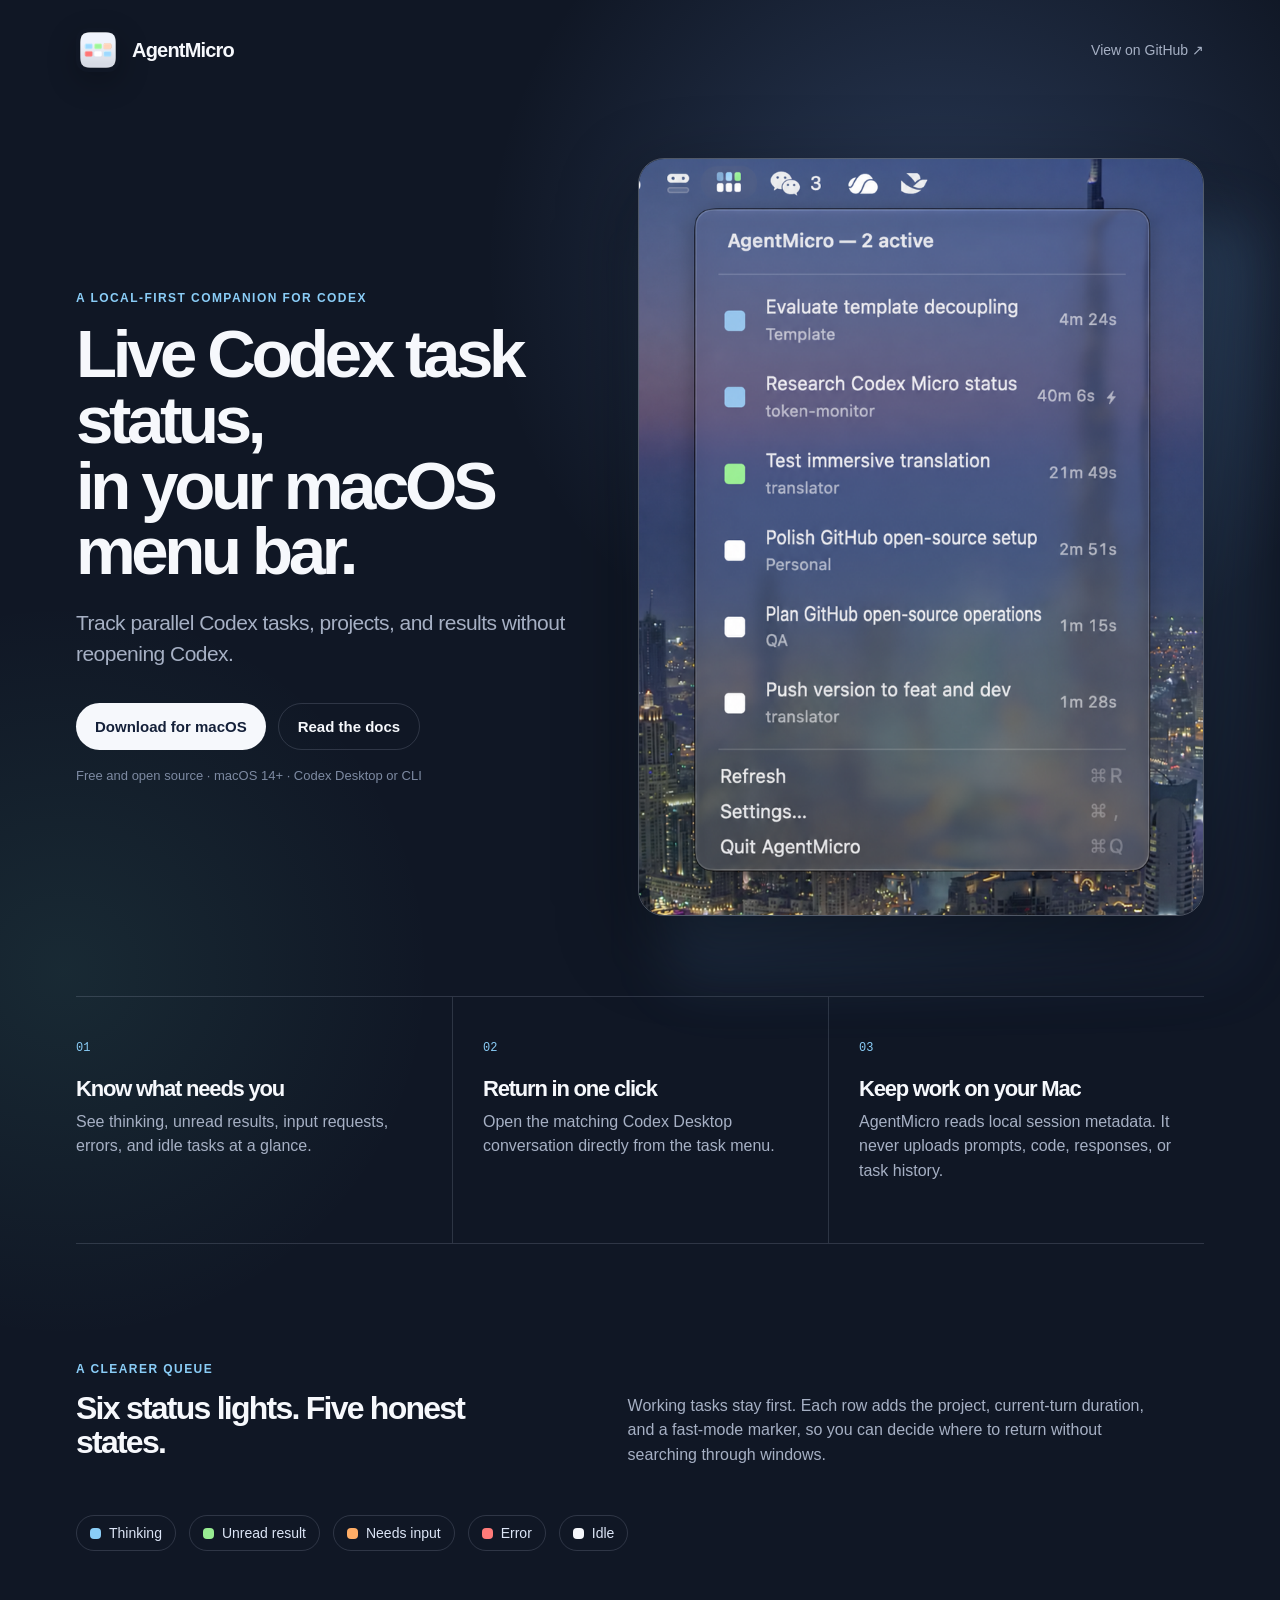
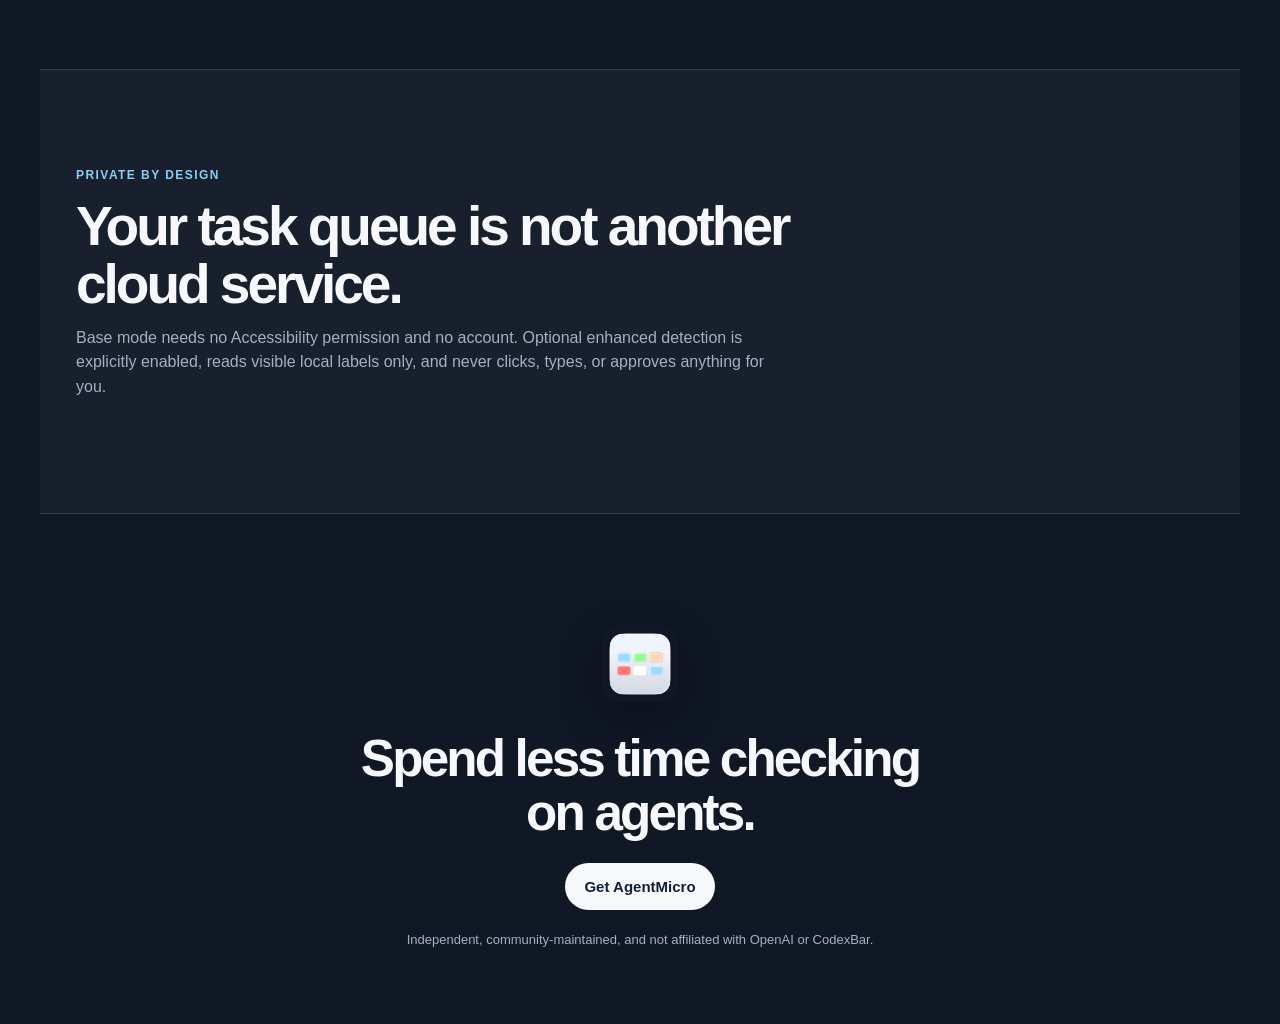
<file: docs/agentmicro/index.html>
<!doctype html>
<html lang="en">
  <head>
    <meta charset="utf-8" />
    <meta name="viewport" content="width=device-width, initial-scale=1" />
    <meta name="description" content="AgentMicro keeps the live state of your Codex tasks in the macOS menu bar." />
    <meta name="theme-color" content="#101725" />
    <title>AgentMicro — Live Codex task status in your macOS menu bar</title>
    <link rel="stylesheet" href="./landing.css" />
  </head>
  <body>
    <main>
      <nav aria-label="Primary navigation">
        <a class="brand" href="#top" aria-label="AgentMicro home">
          <img src="../agentmicro-logo-macos27-light.png" alt="" width="44" height="44" />
          <span>AgentMicro</span>
        </a>
        <a class="source-link" href="https://github.com/fizzy718/AgentMicro">View on GitHub <span aria-hidden="true">↗</span></a>
      </nav>

      <section class="hero" id="top">
        <div class="hero-copy">
          <p class="eyebrow">A LOCAL-FIRST COMPANION FOR CODEX</p>
          <h1>Live Codex task status,<br />in your macOS menu bar.</h1>
          <p class="lede">Track parallel Codex tasks, projects, and results without reopening Codex.</p>
          <div class="actions">
            <a class="button primary" href="https://github.com/fizzy718/AgentMicro/releases/latest">Download for macOS</a>
            <a class="button secondary" href="https://github.com/fizzy718/AgentMicro#readme">Read the docs</a>
          </div>
          <p class="requirements">Free and open source · macOS 14+ · Codex Desktop or CLI</p>
        </div>
        <div class="product-shot">
          <img src="../screenshots/agentmicro-menu.png" alt="AgentMicro's menu displaying two active Codex tasks and four recent tasks." />
        </div>
      </section>

      <section class="benefits" aria-label="Key benefits">
        <article>
          <span class="number">01</span>
          <h2>Know what needs you</h2>
          <p>See thinking, unread results, input requests, errors, and idle tasks at a glance.</p>
        </article>
        <article>
          <span class="number">02</span>
          <h2>Return in one click</h2>
          <p>Open the matching Codex Desktop conversation directly from the task menu.</p>
        </article>
        <article>
          <span class="number">03</span>
          <h2>Keep work on your Mac</h2>
          <p>AgentMicro reads local session metadata. It never uploads prompts, code, responses, or task history.</p>
        </article>
      </section>

      <section class="how-it-works">
        <div>
          <p class="eyebrow">A CLEARER QUEUE</p>
          <h2>Six status lights. Five honest states.</h2>
        </div>
        <p>Working tasks stay first. Each row adds the project, current-turn duration, and a fast-mode marker, so you can decide where to return without searching through windows.</p>
        <ul class="states" aria-label="Task states">
          <li><i class="thinking"></i>Thinking</li>
          <li><i class="unread"></i>Unread result</li>
          <li><i class="input"></i>Needs input</li>
          <li><i class="error"></i>Error</li>
          <li><i class="idle"></i>Idle</li>
        </ul>
      </section>

      <section class="privacy">
        <p class="eyebrow">PRIVATE BY DESIGN</p>
        <h2>Your task queue is not another cloud service.</h2>
        <p>Base mode needs no Accessibility permission and no account. Optional enhanced detection is explicitly enabled, reads visible local labels only, and never clicks, types, or approves anything for you.</p>
      </section>

      <section class="bottom-cta">
        <img src="../agentmicro-logo-macos27-light.png" alt="" width="76" height="76" />
        <h2>Spend less time checking on agents.</h2>
        <a class="button primary" href="https://github.com/fizzy718/AgentMicro/releases/latest">Get AgentMicro</a>
        <p>Independent, community-maintained, and not affiliated with OpenAI or CodexBar.</p>
      </section>
    </main>
  </body>
</html>
</file>
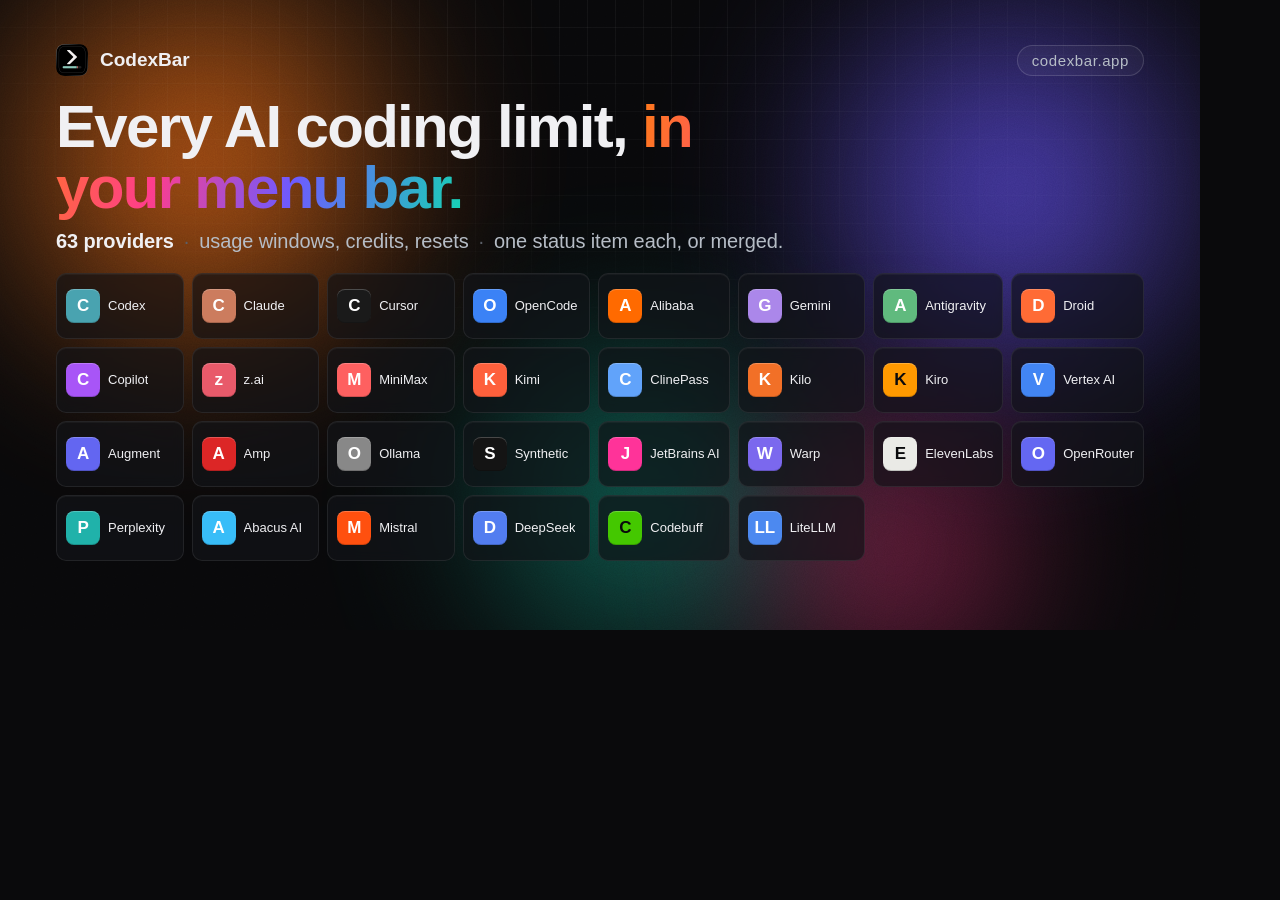
<file: docs/social.html>
<!doctype html>
<html lang="en">
  <head>
    <meta charset="utf-8" />
    <title>CodexBar social card</title>
    <style>
      html, body { margin: 0; padding: 0; }
      body {
        width: 1200px;
        height: 630px;
        font-family: -apple-system, BlinkMacSystemFont, "SF Pro Text", "Inter", sans-serif;
        background: #0a0a0c;
        color: #f0f0f3;
        overflow: hidden;
        position: relative;
        -webkit-font-smoothing: antialiased;
      }

      /* Aurora layer — static radial blobs matching the site */
      .aurora {
        position: absolute;
        inset: 0;
        z-index: 0;
        overflow: hidden;
      }
      .blob {
        position: absolute;
        border-radius: 50%;
        filter: blur(70px);
      }
      .b1 { width: 640px; height: 640px; left: -120px; top: -160px;
            background: radial-gradient(circle at 50% 50%, #ff7a1a 0%, rgba(255,122,26,0) 60%);
            opacity: 0.85; }
      .b2 { width: 620px; height: 620px; right: -120px; top: -120px;
            background: radial-gradient(circle at 50% 50%, #6e5aff 0%, rgba(110,90,255,0) 60%);
            opacity: 0.85; }
      .b3 { width: 520px; height: 520px; left: 380px; top: 240px;
            background: radial-gradient(circle at 50% 50%, #16d3b4 0%, rgba(22,211,180,0) 60%);
            opacity: 0.55; }
      .b4 { width: 460px; height: 460px; right: 80px; top: 320px;
            background: radial-gradient(circle at 50% 50%, #ff3d8b 0%, rgba(255,61,139,0) 60%);
            opacity: 0.55; }

      /* Dot grid with radial mask */
      .grid-bg {
        position: absolute;
        inset: 0;
        z-index: 1;
        pointer-events: none;
        background-image:
          linear-gradient(rgba(255, 255, 255, 0.05) 1px, transparent 1px),
          linear-gradient(90deg, rgba(255, 255, 255, 0.05) 1px, transparent 1px);
        background-size: 28px 28px;
        background-position: -1px -1px;
        -webkit-mask-image: radial-gradient(ellipse 90% 80% at 50% 0%, black, transparent 78%);
                mask-image: radial-gradient(ellipse 90% 80% at 50% 0%, black, transparent 78%);
      }

      /* Subtle noise texture */
      .noise {
        position: absolute;
        inset: 0;
        z-index: 2;
        pointer-events: none;
        opacity: 0.35;
        mix-blend-mode: soft-light;
        background-image: url("data:image/svg+xml;utf8,<svg xmlns='http://www.w3.org/2000/svg' width='160' height='160'><filter id='n'><feTurbulence type='fractalNoise' baseFrequency='0.9' numOctaves='2' stitchTiles='stitch'/><feColorMatrix values='0 0 0 0 0 0 0 0 0 0 0 0 0 0 0 0 0 0 0.55 0'/></filter><rect width='100%25' height='100%25' filter='url(%23n)'/></svg>");
      }

      .frame {
        position: relative;
        z-index: 3;
        padding: 44px 56px 40px;
        height: 100%;
        display: flex;
        flex-direction: column;
        gap: 20px;
        box-sizing: border-box;
      }

      .top {
        display: flex;
        align-items: center;
        justify-content: space-between;
      }
      .brand {
        display: flex;
        align-items: center;
        gap: 12px;
        font-size: 19px;
        font-weight: 600;
        letter-spacing: 0;
      }
      .brand img { width: 32px; height: 32px; border-radius: 8px; }
      .url {
        font-size: 15px;
        color: #b6bdc6;
        letter-spacing: 0.04em;
        text-transform: lowercase;
        padding: 6px 14px;
        border: 1px solid rgba(255, 255, 255, 0.14);
        border-radius: 999px;
        background: rgba(255, 255, 255, 0.04);
      }

      h1 {
        margin: 0;
        font-size: 60px;
        line-height: 1.02;
        letter-spacing: -0.028em;
        font-weight: 600;
        max-width: 22ch;
      }
      h1 .grad {
        background-image: linear-gradient(100deg, #ff7a1a 0%, #ff3d8b 32%, #6e5aff 62%, #16d3b4 100%);
        -webkit-background-clip: text;
                background-clip: text;
        color: transparent;
      }
      .sub {
        margin: 12px 0 0;
        font-size: 20px;
        color: #b6bdc6;
        letter-spacing: -0.005em;
      }
      .sub strong { color: #f0f0f3; font-weight: 600; }
      .sub .dot { color: #5b6068; padding: 0 10px; }

      .grid {
        list-style: none;
        margin: 0;
        padding: 0;
        display: grid;
        grid-template-columns: repeat(8, 1fr);
        gap: 8px;
        align-content: end;
      }
      .grid li { margin: 0; }

      .tile {
        --ink: #fff;
        display: flex;
        align-items: center;
        gap: 8px;
        padding: 7px 9px;
        border: 1px solid rgba(255, 255, 255, 0.08);
        border-radius: 10px;
        background: rgba(19, 20, 24, 0.72);
        height: 50px;
        backdrop-filter: blur(6px) saturate(140%);
        -webkit-backdrop-filter: blur(6px) saturate(140%);
        box-shadow: 0 1px 0 rgba(255, 255, 255, 0.04) inset;
      }
      .chip {
        width: 34px;
        height: 34px;
        border-radius: 8px;
        display: grid;
        place-items: center;
        background: var(--brand);
        color: var(--ink);
        font-weight: 700;
        font-size: 17px;
        letter-spacing: -0.02em;
        flex-shrink: 0;
        box-shadow:
          inset 0 1px 0 rgba(255, 255, 255, 0.22),
          inset 0 -1px 0 rgba(0, 0, 0, 0.18);
      }
      .name {
        font-size: 13px;
        font-weight: 500;
        line-height: 1.15;
        color: #f0f0f3;
        white-space: nowrap;
        overflow: hidden;
        text-overflow: ellipsis;
      }
    </style>
  </head>
  <body>
    <div class="aurora">
      <span class="blob b1"></span>
      <span class="blob b2"></span>
      <span class="blob b3"></span>
      <span class="blob b4"></span>
    </div>
    <div class="grid-bg"></div>
    <div class="noise"></div>

    <div class="frame">
      <div class="top">
        <div class="brand">
          <img src="./icon.png?v=2" alt="" />
          <span>CodexBar</span>
        </div>
        <div class="url">codexbar.app</div>
      </div>

      <div>
        <h1>Every AI coding limit, <span class="grad">in your menu&nbsp;bar.</span></h1>
        <p class="sub"><strong>63 providers</strong><span class="dot">·</span>usage windows, credits, resets<span class="dot">·</span>one status item each, or merged.</p>
      </div>

      <ul class="grid">
        <li><div class="tile" style="--brand:#49A3B0"><div class="chip">C</div><div class="name">Codex</div></div></li>
        <li><div class="tile" style="--brand:#CC7C5E"><div class="chip">C</div><div class="name">Claude</div></div></li>
        <li><div class="tile" style="--brand:#1A1A1A"><div class="chip">C</div><div class="name">Cursor</div></div></li>
        <li><div class="tile" style="--brand:#3B82F6"><div class="chip">O</div><div class="name">OpenCode</div></div></li>
        <li><div class="tile" style="--brand:#FF6A00"><div class="chip">A</div><div class="name">Alibaba</div></div></li>
        <li><div class="tile" style="--brand:#AB87EA"><div class="chip">G</div><div class="name">Gemini</div></div></li>
        <li><div class="tile" style="--brand:#60BA7E"><div class="chip">A</div><div class="name">Antigravity</div></div></li>

        <li><div class="tile" style="--brand:#FF6B35"><div class="chip">D</div><div class="name">Droid</div></div></li>
        <li><div class="tile" style="--brand:#A855F7"><div class="chip">C</div><div class="name">Copilot</div></div></li>
        <li><div class="tile" style="--brand:#E85A6A"><div class="chip">z</div><div class="name">z.ai</div></div></li>
        <li><div class="tile" style="--brand:#FE6060"><div class="chip">M</div><div class="name">MiniMax</div></div></li>
        <li><div class="tile" style="--brand:#FE603C"><div class="chip">K</div><div class="name">Kimi</div></div></li>
        <li><div class="tile" style="--brand:#61A3FA"><div class="chip">C</div><div class="name">ClinePass</div></div></li>
        <li><div class="tile" style="--brand:#F27027"><div class="chip">K</div><div class="name">Kilo</div></div></li>
        <li><div class="tile" style="--brand:#FF9900;--ink:#0a0a0c"><div class="chip">K</div><div class="name">Kiro</div></div></li>

        <li><div class="tile" style="--brand:#4285F4"><div class="chip">V</div><div class="name">Vertex AI</div></div></li>
        <li><div class="tile" style="--brand:#6366F1"><div class="chip">A</div><div class="name">Augment</div></div></li>
        <li><div class="tile" style="--brand:#DC2626"><div class="chip">A</div><div class="name">Amp</div></div></li>
        <li><div class="tile" style="--brand:#888888"><div class="chip">O</div><div class="name">Ollama</div></div></li>
        <li><div class="tile" style="--brand:#141414"><div class="chip">S</div><div class="name">Synthetic</div></div></li>
        <li><div class="tile" style="--brand:#FF3399"><div class="chip">J</div><div class="name">JetBrains AI</div></div></li>
        <li><div class="tile" style="--brand:#7B68EE"><div class="chip">W</div><div class="name">Warp</div></div></li>
        <li><div class="tile" style="--brand:#EAEAE6;--ink:#0a0a0c"><div class="chip">E</div><div class="name">ElevenLabs</div></div></li>
        <li><div class="tile" style="--brand:#6467F2"><div class="chip">O</div><div class="name">OpenRouter</div></div></li>

        <li><div class="tile" style="--brand:#20B2AA"><div class="chip">P</div><div class="name">Perplexity</div></div></li>
        <li><div class="tile" style="--brand:#38BDF8"><div class="chip">A</div><div class="name">Abacus AI</div></div></li>
        <li><div class="tile" style="--brand:#FF500F"><div class="chip">M</div><div class="name">Mistral</div></div></li>
        <li><div class="tile" style="--brand:#527DF0"><div class="chip">D</div><div class="name">DeepSeek</div></div></li>
        <li><div class="tile" style="--brand:#44C800;--ink:#0a0a0c"><div class="chip">C</div><div class="name">Codebuff</div></div></li>
        <li><div class="tile" style="--brand:#4C89F0"><div class="chip">LL</div><div class="name">LiteLLM</div></div></li>
      </ul>
    </div>
  </body>
</html>
</file>
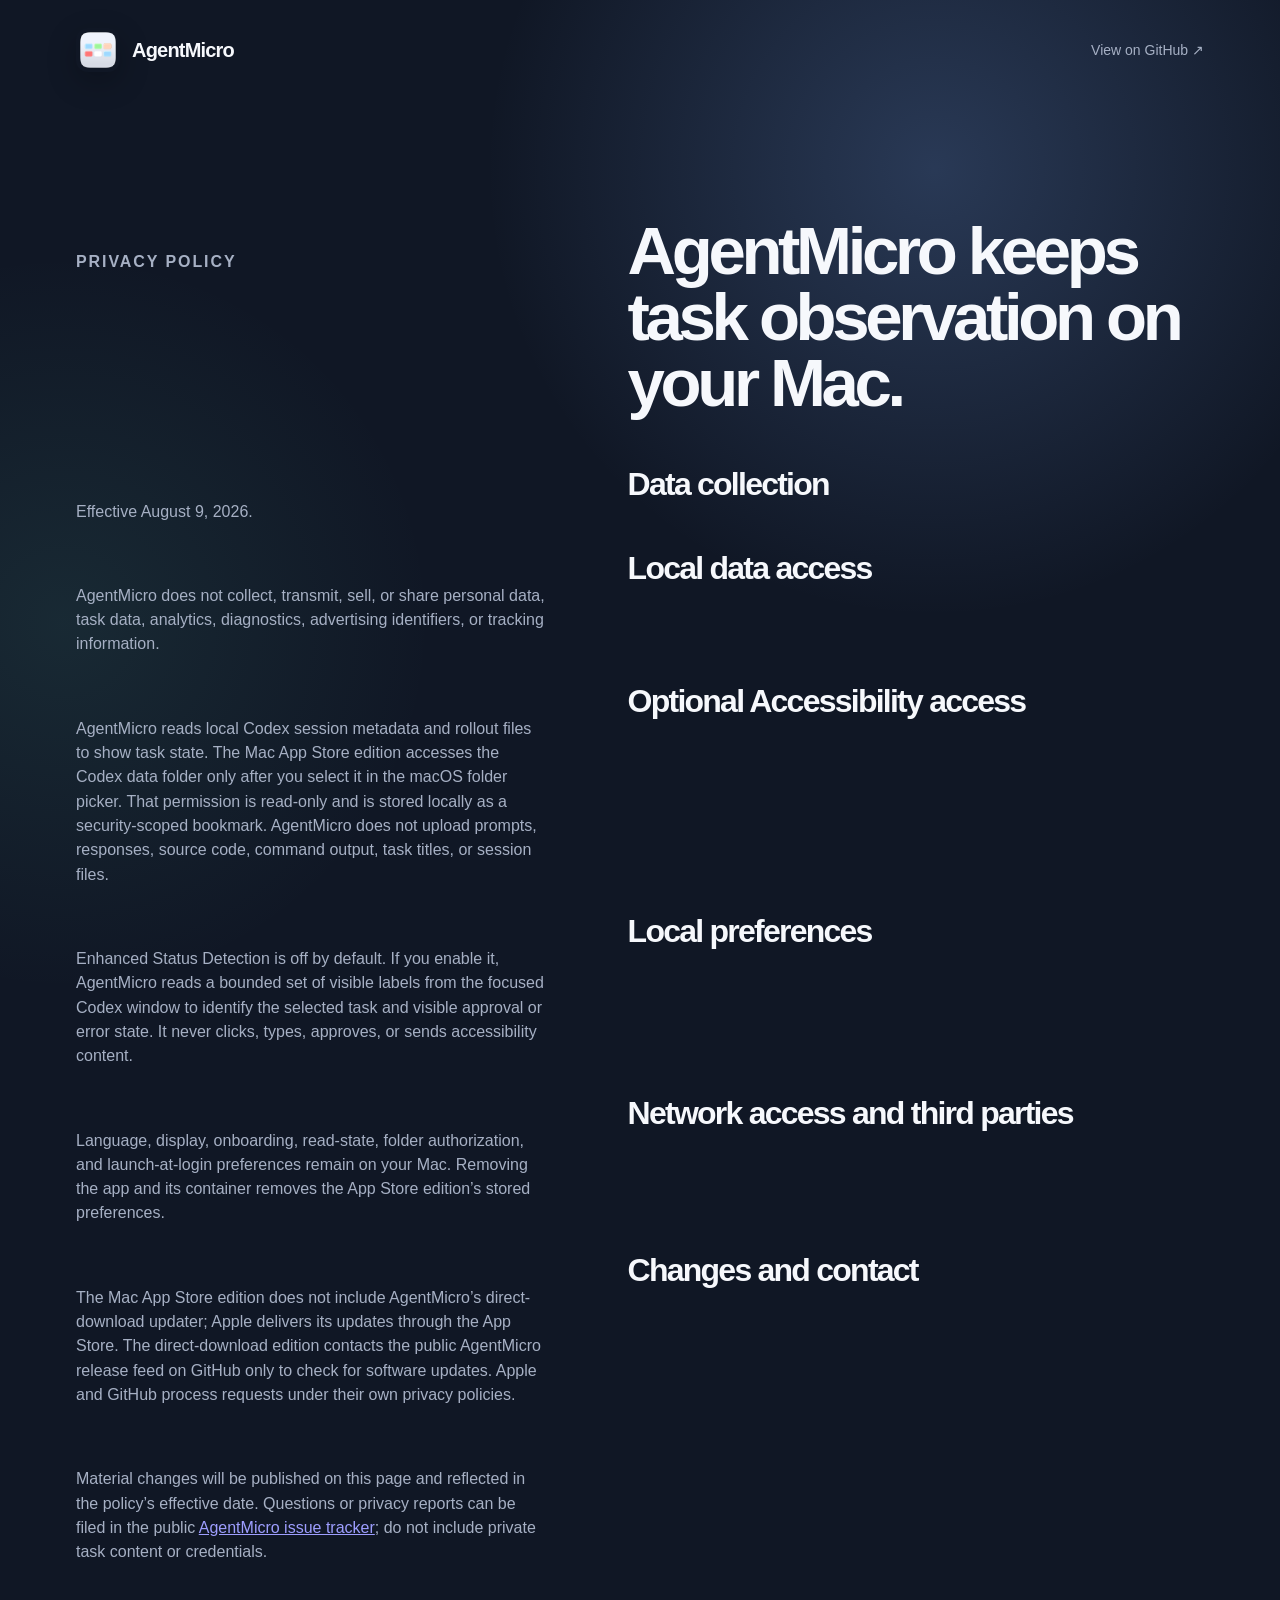
<file: docs/agentmicro/privacy.html>
<!doctype html>
<html lang="en">
  <head>
    <meta charset="utf-8" />
    <meta name="viewport" content="width=device-width, initial-scale=1" />
    <meta name="description" content="AgentMicro privacy policy." />
    <meta name="theme-color" content="#101725" />
    <title>AgentMicro Privacy Policy</title>
    <link rel="stylesheet" href="./landing.css" />
  </head>
  <body>
    <main>
      <nav aria-label="Primary navigation">
        <a class="brand" href="./index.html" aria-label="AgentMicro home">
          <img src="../agentmicro-logo-macos27-light.png" alt="" width="44" height="44" />
          <span>AgentMicro</span>
        </a>
        <a class="source-link" href="https://github.com/fizzy718/AgentMicro">View on GitHub <span aria-hidden="true">↗</span></a>
      </nav>

      <section class="how-it-works">
        <p class="eyebrow">PRIVACY POLICY</p>
        <h1>AgentMicro keeps task observation on your Mac.</h1>
        <p>Effective August 9, 2026.</p>

        <h2>Data collection</h2>
        <p>AgentMicro does not collect, transmit, sell, or share personal data, task data, analytics, diagnostics, advertising identifiers, or tracking information.</p>

        <h2>Local data access</h2>
        <p>AgentMicro reads local Codex session metadata and rollout files to show task state. The Mac App Store edition accesses the Codex data folder only after you select it in the macOS folder picker. That permission is read-only and is stored locally as a security-scoped bookmark. AgentMicro does not upload prompts, responses, source code, command output, task titles, or session files.</p>

        <h2>Optional Accessibility access</h2>
        <p>Enhanced Status Detection is off by default. If you enable it, AgentMicro reads a bounded set of visible labels from the focused Codex window to identify the selected task and visible approval or error state. It never clicks, types, approves, or sends accessibility content.</p>

        <h2>Local preferences</h2>
        <p>Language, display, onboarding, read-state, folder authorization, and launch-at-login preferences remain on your Mac. Removing the app and its container removes the App Store edition’s stored preferences.</p>

        <h2>Network access and third parties</h2>
        <p>The Mac App Store edition does not include AgentMicro’s direct-download updater; Apple delivers its updates through the App Store. The direct-download edition contacts the public AgentMicro release feed on GitHub only to check for software updates. Apple and GitHub process requests under their own privacy policies.</p>

        <h2>Changes and contact</h2>
        <p>Material changes will be published on this page and reflected in the policy’s effective date. Questions or privacy reports can be filed in the public <a href="https://github.com/fizzy718/AgentMicro/issues">AgentMicro issue tracker</a>; do not include private task content or credentials.</p>
      </section>
    </main>
  </body>
</html>
</file>
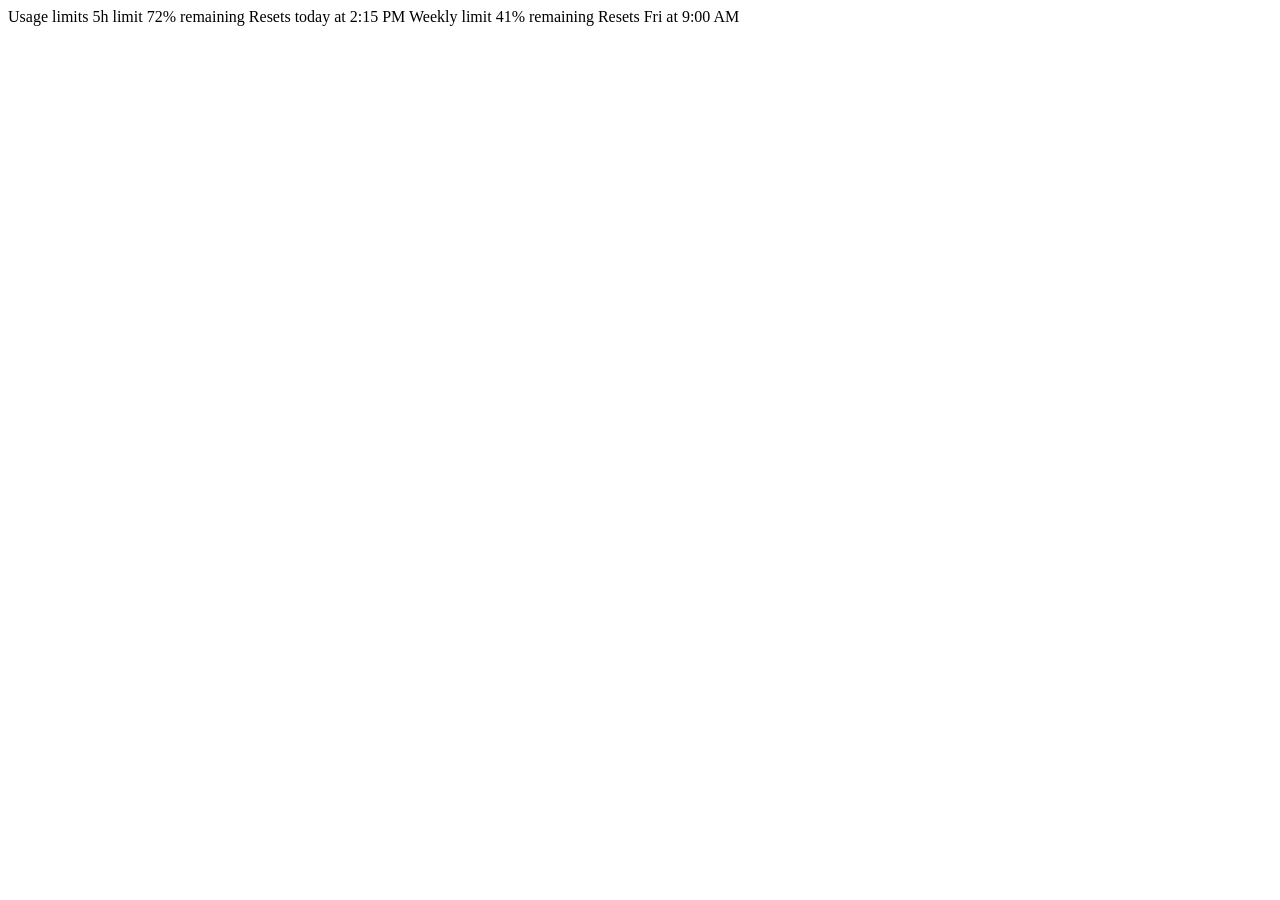
<file: Tests/CodexBarTests/Fixtures/Providers/OpenAI/pro-normal.html>
<html>
<body>
<script type="application/json" id="client-bootstrap">
{"session":{"user":{"email":"user@example.com"}},"planType":"prolite"}
</script>
<main>
Usage limits
5h limit
72% remaining
Resets today at 2:15 PM
Weekly limit
41% remaining
Resets Fri at 9:00 AM
</main>
</body>
</html>
</file>
<file: docs/site-utilities.css>
*,:after,:before{--tw-border-spacing-x:0;--tw-border-spacing-y:0;--tw-translate-x:0;--tw-translate-y:0;--tw-rotate:0;--tw-skew-x:0;--tw-skew-y:0;--tw-scale-x:1;--tw-scale-y:1;--tw-pan-x: ;--tw-pan-y: ;--tw-pinch-zoom: ;--tw-scroll-snap-strictness:proximity;--tw-gradient-from-position: ;--tw-gradient-via-position: ;--tw-gradient-to-position: ;--tw-ordinal: ;--tw-slashed-zero: ;--tw-numeric-figure: ;--tw-numeric-spacing: ;--tw-numeric-fraction: ;--tw-ring-inset: ;--tw-ring-offset-width:0px;--tw-ring-offset-color:#fff;--tw-ring-color:rgba(59,130,246,.5);--tw-ring-offset-shadow:0 0 #0000;--tw-ring-shadow:0 0 #0000;--tw-shadow:0 0 #0000;--tw-shadow-colored:0 0 #0000;--tw-blur: ;--tw-brightness: ;--tw-contrast: ;--tw-grayscale: ;--tw-hue-rotate: ;--tw-invert: ;--tw-saturate: ;--tw-sepia: ;--tw-drop-shadow: ;--tw-backdrop-blur: ;--tw-backdrop-brightness: ;--tw-backdrop-contrast: ;--tw-backdrop-grayscale: ;--tw-backdrop-hue-rotate: ;--tw-backdrop-invert: ;--tw-backdrop-opacity: ;--tw-backdrop-saturate: ;--tw-backdrop-sepia: ;--tw-contain-size: ;--tw-contain-layout: ;--tw-contain-paint: ;--tw-contain-style: }::backdrop{--tw-border-spacing-x:0;--tw-border-spacing-y:0;--tw-translate-x:0;--tw-translate-y:0;--tw-rotate:0;--tw-skew-x:0;--tw-skew-y:0;--tw-scale-x:1;--tw-scale-y:1;--tw-pan-x: ;--tw-pan-y: ;--tw-pinch-zoom: ;--tw-scroll-snap-strictness:proximity;--tw-gradient-from-position: ;--tw-gradient-via-position: ;--tw-gradient-to-position: ;--tw-ordinal: ;--tw-slashed-zero: ;--tw-numeric-figure: ;--tw-numeric-spacing: ;--tw-numeric-fraction: ;--tw-ring-inset: ;--tw-ring-offset-width:0px;--tw-ring-offset-color:#fff;--tw-ring-color:rgba(59,130,246,.5);--tw-ring-offset-shadow:0 0 #0000;--tw-ring-shadow:0 0 #0000;--tw-shadow:0 0 #0000;--tw-shadow-colored:0 0 #0000;--tw-blur: ;--tw-brightness: ;--tw-contrast: ;--tw-grayscale: ;--tw-hue-rotate: ;--tw-invert: ;--tw-saturate: ;--tw-sepia: ;--tw-drop-shadow: ;--tw-backdrop-blur: ;--tw-backdrop-brightness: ;--tw-backdrop-contrast: ;--tw-backdrop-grayscale: ;--tw-backdrop-hue-rotate: ;--tw-backdrop-invert: ;--tw-backdrop-opacity: ;--tw-backdrop-saturate: ;--tw-backdrop-sepia: ;--tw-contain-size: ;--tw-contain-layout: ;--tw-contain-paint: ;--tw-contain-style: }/*! tailwindcss v3.4.19 | MIT License | https://tailwindcss.com*/*,:after,:before{box-sizing:border-box;border:0 solid #e5e7eb}:after,:before{--tw-content:""}:host,html{line-height:1.5;-webkit-text-size-adjust:100%;-moz-tab-size:4;-o-tab-size:4;tab-size:4;font-family:Inter,-apple-system,BlinkMacSystemFont,Segoe UI,sans-serif;font-feature-settings:normal;font-variation-settings:normal;-webkit-tap-highlight-color:transparent}body{margin:0;line-height:inherit}hr{height:0;color:inherit;border-top-width:1px}abbr:where([title]){-webkit-text-decoration:underline dotted;text-decoration:underline dotted}h1,h2,h3,h4,h5,h6{font-size:inherit;font-weight:inherit}a{color:inherit;text-decoration:inherit}b,strong{font-weight:bolder}code,kbd,pre,samp{font-family:SFMono-Regular,SF Mono,Menlo,monospace;font-feature-settings:normal;font-variation-settings:normal;font-size:1em}small{font-size:80%}sub,sup{font-size:75%;line-height:0;position:relative;vertical-align:baseline}sub{bottom:-.25em}sup{top:-.5em}table{text-indent:0;border-color:inherit;border-collapse:collapse}button,input,optgroup,select,textarea{font-family:inherit;font-feature-settings:inherit;font-variation-settings:inherit;font-size:100%;font-weight:inherit;line-height:inherit;letter-spacing:inherit;color:inherit;margin:0;padding:0}button,select{text-transform:none}button,input:where([type=button]),input:where([type=reset]),input:where([type=submit]){-webkit-appearance:button;background-color:transparent;background-image:none}:-moz-focusring{outline:auto}:-moz-ui-invalid{box-shadow:none}progress{vertical-align:baseline}::-webkit-inner-spin-button,::-webkit-outer-spin-button{height:auto}[type=search]{-webkit-appearance:textfield;outline-offset:-2px}::-webkit-search-decoration{-webkit-appearance:none}::-webkit-file-upload-button{-webkit-appearance:button;font:inherit}summary{display:list-item}blockquote,dd,dl,figure,h1,h2,h3,h4,h5,h6,hr,p,pre{margin:0}fieldset{margin:0}fieldset,legend{padding:0}menu,ol,ul{list-style:none;margin:0;padding:0}dialog{padding:0}textarea{resize:vertical}input::-moz-placeholder,textarea::-moz-placeholder{opacity:1;color:#9ca3af}input::placeholder,textarea::placeholder{opacity:1;color:#9ca3af}[role=button],button{cursor:pointer}:disabled{cursor:default}audio,canvas,embed,iframe,img,object,svg,video{display:block;vertical-align:middle}img,video{max-width:100%;height:auto}[hidden]:where(:not([hidden=until-found])){display:none}.sr-only{position:absolute;width:1px;height:1px;padding:0;margin:-1px;overflow:hidden;clip:rect(0,0,0,0);white-space:nowrap;border-width:0}.absolute{position:absolute}.relative{position:relative}.inset-x-0{left:0;right:0}.top-0{top:0}.z-10{z-index:10}.z-20{z-index:20}.mt-12{margin-top:3rem}.mt-5{margin-top:1.25rem}.mt-6{margin-top:1.5rem}.mt-8{margin-top:2rem}.block{display:block}.inline{display:inline}.flex{display:flex}.inline-flex{display:inline-flex}.grid{display:grid}.hidden{display:none}.h-11{height:2.75rem}.h-3\.5{height:.875rem}.h-4{height:1rem}.h-5{height:1.25rem}.h-6{height:1.5rem}.h-7{height:1.75rem}.h-9{height:2.25rem}.h-\[var\(--header-height\)\]{height:var(--header-height)}.h-full{height:100%}.min-h-screen{min-height:100vh}.w-3\.5{width:.875rem}.w-4{width:1rem}.w-5{width:1.25rem}.w-6{width:1.5rem}.w-7{width:1.75rem}.w-fit{width:-moz-fit-content;width:fit-content}.w-full{width:100%}.max-w-2xl{max-width:42rem}.max-w-3xl{max-width:48rem}.max-w-\[38rem\]{max-width:38rem}.max-w-full{max-width:100%}.shrink-0{flex-shrink:0}.select-none{-webkit-user-select:none;-moz-user-select:none;user-select:none}.resize{resize:both}.list-none{list-style-type:none}.place-items-center{place-items:center}.items-center{align-items:center}.justify-end{justify-content:flex-end}.justify-center{justify-content:center}.justify-between{justify-content:space-between}.gap-2{gap:.5rem}.gap-2\.5{gap:.625rem}.gap-3{gap:.75rem}.gap-5{gap:1.25rem}.overflow-hidden{overflow:hidden}.overflow-x-hidden{overflow-x:hidden}.truncate{overflow:hidden;text-overflow:ellipsis;white-space:nowrap}.text-balance{text-wrap:balance}.rounded-\[7px\]{border-radius:7px}.rounded-full{border-radius:9999px}.rounded-md{border-radius:.375rem}.bg-black{--tw-bg-opacity:1;background-color:rgb(0 0 0/var(--tw-bg-opacity,1))}.bg-transparent{background-color:transparent}.object-contain{-o-object-fit:contain;object-fit:contain}.p-0{padding:0}.px-4{padding-left:1rem;padding-right:1rem}.px-5{padding-left:1.25rem;padding-right:1.25rem}.py-16{padding-top:4rem;padding-bottom:4rem}.py-20{padding-top:5rem;padding-bottom:5rem}.font-mono{font-family:SFMono-Regular,SF Mono,Menlo,monospace}.text-\[13px\]{font-size:13px}.text-\[14px\]{font-size:14px}.text-\[15px\]{font-size:15px}.text-\[clamp\(1rem\2c 1\.25vw\2c 1\.28rem\)\]{font-size:clamp(1rem,1.25vw,1.28rem)}.text-\[clamp\(1rem\2c 1\.35vw\2c 1\.28rem\)\]{font-size:clamp(1rem,1.35vw,1.28rem)}.text-\[clamp\(2\.4rem\2c 4\.4vw\2c 5rem\)\]{font-size:clamp(2.4rem,4.4vw,5rem)}.text-\[clamp\(3rem\2c 5\.7vw\2c 60px\)\]{font-size:clamp(3rem,5.7vw,60px)}.text-sm{font-size:.875rem;line-height:1.25rem}.font-medium{font-weight:500}.font-semibold{font-weight:600}.leading-\[0\.98\]{line-height:.98}.leading-\[1\.42\]{line-height:1.42}.leading-\[1\.45\]{line-height:1.45}.tracking-\[-0\.025em\]{letter-spacing:-.025em}.tracking-\[-0\.02em\]{letter-spacing:-.02em}.tracking-\[-0\.035em\]{letter-spacing:-.035em}.tracking-\[-0\.03em\]{letter-spacing:-.03em}.tracking-\[-0\.06em\]{letter-spacing:-.06em}.tracking-\[-0\.07em\]{letter-spacing:-.07em}.text-white{--tw-text-opacity:1;color:rgb(255 255 255/var(--tw-text-opacity,1))}.text-zinc-100{--tw-text-opacity:1;color:rgb(244 244 245/var(--tw-text-opacity,1))}.text-zinc-400{--tw-text-opacity:1;color:rgb(161 161 170/var(--tw-text-opacity,1))}.text-zinc-600{--tw-text-opacity:1;color:rgb(82 82 91/var(--tw-text-opacity,1))}.text-zinc-700{--tw-text-opacity:1;color:rgb(63 63 70/var(--tw-text-opacity,1))}.shadow-\[0_0_1\.5rem_rgba\(14\2c 165\2c 233\2c 0\.24\)\]{--tw-shadow:0 0 1.5rem rgba(14,165,233,.24);--tw-shadow-colored:0 0 1.5rem var(--tw-shadow-color);box-shadow:var(--tw-ring-offset-shadow,0 0 #0000),var(--tw-ring-shadow,0 0 #0000),var(--tw-shadow)}.drop-shadow{--tw-drop-shadow:drop-shadow(0 1px 2px rgba(0,0,0,.1)) drop-shadow(0 1px 1px rgba(0,0,0,.06))}.drop-shadow,.invert{filter:var(--tw-blur) var(--tw-brightness) var(--tw-contrast) var(--tw-grayscale) var(--tw-hue-rotate) var(--tw-invert) var(--tw-saturate) var(--tw-sepia) var(--tw-drop-shadow)}.invert{--tw-invert:invert(100%)}.filter{filter:var(--tw-blur) var(--tw-brightness) var(--tw-contrast) var(--tw-grayscale) var(--tw-hue-rotate) var(--tw-invert) var(--tw-saturate) var(--tw-sepia) var(--tw-drop-shadow)}.hover\:bg-white\/10:hover{background-color:hsla(0,0%,100%,.1)}.hover\:text-white:hover{--tw-text-opacity:1;color:rgb(255 255 255/var(--tw-text-opacity,1))}@media (min-width:640px){.sm\:mt-10{margin-top:2.5rem}.sm\:block{display:block}.sm\:inline{display:inline}.sm\:hidden{display:none}.sm\:h-10{height:2.5rem}.sm\:h-8{height:2rem}.sm\:w-8{width:2rem}.sm\:justify-start{justify-content:flex-start}.sm\:gap-3{gap:.75rem}.sm\:rounded-lg{border-radius:.5rem}.sm\:px-5{padding-left:1.25rem;padding-right:1.25rem}.sm\:px-8{padding-left:2rem;padding-right:2rem}.sm\:text-base{font-size:1rem;line-height:1.5rem}.sm\:text-lg{font-size:1.125rem;line-height:1.75rem}}@media (min-width:768px){.md\:flex{display:flex}.md\:grid{display:grid}.md\:grid-cols-\[1fr_auto_1fr\]{grid-template-columns:1fr auto 1fr}}@media (min-width:769px){.tablet\:grid-cols-3{grid-template-columns:repeat(3,minmax(0,1fr))}.tablet\:grid-cols-\[1fr_0\.86fr\]{grid-template-columns:1fr .86fr}.tablet\:items-center{align-items:center}}@media (min-width:1024px){.lg\:px-12{padding-left:3rem;padding-right:3rem}.lg\:py-20{padding-top:5rem;padding-bottom:5rem}.lg\:py-28{padding-top:7rem;padding-bottom:7rem}}@media (min-width:1280px){.xl\:grid-cols-5{grid-template-columns:repeat(5,minmax(0,1fr))}}
</file>
<file: docs/site.css>
:root {
  color-scheme: dark;
  --page-bg: #000;
  --page-glow: rgba(255, 255, 255, 0.075);
  --page-text: #f4f4f5;
  --page-muted: #a1a1aa;
  --page-subtle: #71717a;
  --page-faint: #52525b;
  --page-line: rgba(255, 255, 255, 0.08);
  --control-bg: rgba(255, 255, 255, 0.04);
  --control-border: rgba(255, 255, 255, 0.1);
  --control-hover: rgba(255, 255, 255, 0.075);
  --control-active: rgba(255, 255, 255, 0.12);
  --control-text: #a1a1aa;
  --control-active-text: #fff;
  --primary-bg: #f4f4f5;
  --primary-text: #09090b;
  --primary-hover: #e4e4e7;
  --apple-filter: none;
  --header-height: 4rem;
  --hero-bg: #000;
  --hero-fade-end: var(--hero-bg);
  --mockup-y: 10px;
  --mockup-scale: 1.15;
  --mockup-tune-width: 1920;
  --mockup-fluid-max: 1.22;
  --mockup-screen-margin-right: 50px;
  /* Keep the MacBook right-aligned before site.js refines the viewport calculation. */
  --mockup-x: max(calc(-32.777vw - 50px), calc(50vw - 1352.72px));
  --mockup-artboard-ratio: 1.18;
  /* Menubar: Figma 130/150px + scale 0.94, × visual correction (top ×1.308, right ×1.548, scale ×1.55) */
  --menubar-scale: 1.457;
  --menubar-icon-scale: 1.28;
  --menubar-gap: 0.9cqw;
  --popover-scale: 0.85;
  --hud-anchor-top: 5.25%;
  --hud-margin-right: 3.8%;
  /* Panel: Figma formula × visual correction (top ×1.104, right ×1.322, scale ×0.934) */
  --hud-panel-top: 8.5%;
  --hud-panel-margin-right: 3.7%;
  --hud-panel-width: 18.22%;
  --hud-menu-nudge-x: 0px;
  --hud-menu-nudge-y: 0px;
  --hud-panel-nudge-x: 0px;
  --hud-panel-nudge-y: 0px;
  --glow-x: 331px;
  --glow-y: -260px;
  --glow-scale: 2.4;
  --glow-opacity: 0.55;
  --glow-blur: 72px;
  --glow-color-a: #003c61;
  --glow-color-b: #8000ff;
  /* Hero entrance choreography (copy + mockup HUD) */
  --hero-ease: cubic-bezier(0.23, 1, 0.32, 1);
  --hero-reveal-duration: 420ms;
  --hero-reveal-step: 40ms;
  --hero-reveal-1: 0ms;
  --hero-reveal-2: 40ms;
  --hero-reveal-3: 80ms;
  --hero-reveal-4: 125ms;
  --hero-reveal-5: 170ms;
  --hero-menubar-start: 100ms;
  --hero-menubar-wave: 30ms;
  --hero-mark-after-menubar: 30ms;
  --hero-popover-after-mark: 60ms;
  --mobile-mockup-stage-height: 33.5rem;
  --mobile-mockup-stage-max-width: 26rem;
  --mobile-stage-inline-gutter: 1.25rem;
  --mobile-mockup-width: 251%;
  --mobile-mockup-offset-x: -32px;
  --mobile-mockup-offset-y: 18px;
  --mobile-mockup-scale: 0.99;
  --mobile-hud-anchor-top: 5.25%;
  --mobile-hud-margin-right: 3.8%;
  --mobile-hud-panel-top: 9.15%;
  --mobile-hud-panel-margin-right: 6%;
  --mobile-hud-panel-width: 20%;
  --mobile-hud-menu-nudge-x: 0px;
  --mobile-hud-menu-nudge-y: 0px;
  --mobile-menubar-scale: 1.271;
  --mobile-menubar-gap: 0.9cqw;
  --mobile-popover-scale: 1.39;
  --tablet-mockup-x: -247px;
  --tablet-mockup-y: 13px;
  --tablet-mockup-scale: 1.2;
  --tablet-mockup-tune-width: 1022;
  --tablet-mockup-fluid-max: 1.18;
  --tablet-mockup-stage-height: 42rem;
  /* Panel tablet tune @ 1020 → top 9.5%, scale 1.35 */
  --tablet-hud-panel-top: 9.5%;
  --tablet-hud-panel-margin-right: 3.7%;
  --tablet-hud-panel-width: 18.22%;
  --tablet-popover-scale: 1.35;
}

:root[data-theme="light"] {
  color-scheme: light;
  --page-bg: #f7f7f5;
  --page-glow: rgba(0, 0, 0, 0.05);
  --page-text: #18181b;
  --page-muted: #52525b;
  --page-subtle: #71717a;
  --page-faint: #a1a1aa;
  --page-line: rgba(0, 0, 0, 0.1);
  --control-bg: rgba(0, 0, 0, 0.035);
  --control-border: rgba(0, 0, 0, 0.11);
  --control-hover: rgba(0, 0, 0, 0.065);
  --control-active: rgba(0, 0, 0, 0.1);
  --control-text: #71717a;
  --control-active-text: #18181b;
  --primary-bg: #18181b;
  --primary-text: #fff;
  --primary-hover: #3f3f46;
  --apple-filter: brightness(0) invert(1);
}

html { scroll-behavior: smooth; }

body {
  margin: 0;
  background:
    radial-gradient(circle at 50% 76%, var(--page-glow), transparent 29rem),
    var(--page-bg);
  color: var(--page-text);
  -webkit-font-smoothing: antialiased;
}

:where(a, button, [role="option"]):focus-visible {
  outline: 3px solid #38bdf8;
  outline-offset: 3px;
}

html.bg-black { background-color: var(--page-bg) !important; }

::selection { background: #0099ff; color: #fff; }

.mockup-stage {
  position: absolute;
  inset: 0;
  overflow: hidden;
}

.mockup-wrap {
  position: absolute;
  top: var(--header-height);
  left: 50%;
  width: 118%;
  aspect-ratio: 6111 / 3239;
  transform: translate(calc(-50% + var(--mockup-x)), var(--mockup-y))
    scale(var(--mockup-layout-scale, calc(var(--mockup-scale) * clamp(1, calc(var(--mockup-tune-width) * 1px / 100vw), var(--mockup-fluid-max)))));
  transform-origin: top center;
  will-change: transform;
}

.mockup-wrap::after {
  content: "";
  position: absolute;
  z-index: 6;
  right: 0;
  bottom: -1px;
  left: 0;
  height: 32%;
  pointer-events: none;
  background: linear-gradient(180deg, transparent 0%, rgba(0, 0, 0, 0.58) 50%, #000 68%, #000 100%);
}

.mockup-glow {
  position: absolute;
  z-index: 0;
  top: 34%;
  left: 50%;
  width: 68%;
  height: 38%;
  transform: translate(calc(-50% + var(--glow-x)), var(--glow-y)) scale(var(--glow-scale));
  border-radius: 999px;
  background:
    radial-gradient(circle at 52% 50%, color-mix(in srgb, var(--glow-color-a) 28%, transparent), transparent 45%),
    radial-gradient(circle at 42% 56%, color-mix(in srgb, var(--glow-color-b) 16%, transparent), transparent 58%);
  filter: blur(var(--glow-blur));
  opacity: var(--glow-opacity);
  pointer-events: none;
  will-change: transform, opacity, filter;
}

.mockup-wrap > img {
  position: relative;
  z-index: 1;
}

/* Desktop: tracks the mockup image transform; mobile: fills the clipped stage */
.mockup-hud-layer {
  position: absolute;
  z-index: 2;
  top: var(--header-height);
  left: 50%;
  width: 118%;
  aspect-ratio: 6111 / 3239;
  transform: translate(calc(-50% + var(--mockup-x)), var(--mockup-y))
    scale(var(--mockup-layout-scale, calc(var(--mockup-scale) * clamp(1, calc(var(--mockup-tune-width) * 1px / 100vw), var(--mockup-fluid-max)))));
  transform-origin: top center;
  pointer-events: none;
  will-change: transform;
}

/* HUD coordinates: percentages are relative to the full SVG artboard box */
.mockup-artboard {
  position: absolute;
  inset: 0;
  container-type: size;
  container-name: mockup-artboard;
  pointer-events: none;
}

.mockup-hud-anchor {
  display: contents;
}

.system-menubar {
  position: absolute;
  top: var(--hud-anchor-top);
  right: var(--hud-margin-right);
  left: auto;
  z-index: 3;
  display: flex;
  align-items: center;
  gap: calc(var(--menubar-gap) / var(--menubar-scale));
  overflow: visible;
  transform: translate(var(--hud-menu-nudge-x), var(--hud-menu-nudge-y)) scale(var(--menubar-scale));
  transform-origin: top right;
  color: rgba(245, 245, 245, 0.94);
  font-family: -apple-system, BlinkMacSystemFont, "SF Pro Display", "Inter", sans-serif;
  font-size: clamp(0.48rem, 0.52cqw, 0.75rem);
  font-weight: 650;
  letter-spacing: -0.045em;
  text-shadow: 0 0.08em 0.28em rgba(0, 0, 0, 0.74);
  will-change: transform;
  pointer-events: auto;
}

.menu-bar-mark {
  position: relative;
  flex: none;
  width: calc(1em * var(--menubar-icon-scale));
  height: calc(1em * var(--menubar-icon-scale));
  transform: translateY(0.01em);
  filter: drop-shadow(0 1px 1px rgba(0, 0, 0, 0.4));
}

.menu-bar-mark::before {
  content: "";
  position: absolute;
  inset: -0.22em -0.3em;
  border-radius: 999px;
  background: rgba(255, 255, 255, 0.24);
  box-shadow: inset 0 1px 0 rgba(255, 255, 255, 0.12);
}

.menu-bar-mark span {
  position: absolute;
  z-index: 1;
  left: 10%;
  display: block;
  width: 80%;
  height: 22%;
  overflow: hidden;
  border-radius: 999px;
  background: #a8aaa8;
}

.menu-bar-mark span::before {
  content: "";
  position: absolute;
  inset: 0;
  border-radius: inherit;
  background: linear-gradient(90deg, #f5f5f3 0%, #e7e7e5 100%);
  transform: scaleX(0);
  transform-origin: left center;
  transition: transform 400ms cubic-bezier(0.23, 1, 0.32, 1) var(--mark-bar-delay, 0ms);
  will-change: transform;
}

.menu-bar-mark span:first-child {
  top: 23%;
  --mark-fill: 0.68;
  --mark-bar-delay: 0ms;
}

.menu-bar-mark span:last-child {
  bottom: 23%;
  --mark-fill: 0.33;
  --mark-bar-delay: 80ms;
}

.mockup-stage.is-mark-animated .menu-bar-mark span::before {
  transform: scaleX(var(--mark-fill));
}

.system-menubar svg,
.system-menubar .sf-symbol {
  flex: none;
  display: block;
  width: calc(1em * var(--menubar-icon-scale));
  height: calc(1em * var(--menubar-icon-scale));
}

.system-menubar svg {
  overflow: visible;
  color: #dbdbdb;
  fill: none;
  stroke: currentColor;
  stroke-width: 2.35;
  stroke-linecap: round;
  stroke-linejoin: round;
  filter: drop-shadow(0 0.08em 0.18em rgba(0, 0, 0, 0.58));
}

.system-menubar .sf-symbol {
  object-fit: contain;
  filter: brightness(0) invert(86%) drop-shadow(0 0.08em 0.18em rgba(0, 0, 0, 0.58));
}

.system-menubar .sf-symbol--openclaw {
  filter: drop-shadow(0 0.08em 0.18em rgba(0, 0, 0, 0.58));
}

.system-menubar .time {
  margin-left: calc(var(--menubar-gap) * -0.08 / var(--menubar-scale));
  white-space: nowrap;
  font-size: 0.8em;
}

.system-menubar > * {
  opacity: 0;
  transform: translateY(-0.42em);
  transition:
    opacity 280ms cubic-bezier(0.23, 1, 0.32, 1),
    transform 280ms cubic-bezier(0.23, 1, 0.32, 1);
  transition-delay: var(--menubar-enter-delay, 0ms);
  will-change: opacity, transform;
}

.system-menubar > .menu-bar-mark {
  transform: translateY(calc(0.01em - 0.42em));
}

.mockup-stage.is-menubar-entered .system-menubar > * {
  opacity: 1;
  transform: translateY(0);
}

.mockup-stage.is-menubar-entered .system-menubar > .menu-bar-mark {
  transform: translateY(0.01em);
}

.codex-popover {
  position: absolute;
  top: var(--hud-panel-top);
  right: var(--hud-panel-margin-right);
  left: auto;
  z-index: 4;
  width: var(--hud-panel-width);
  box-sizing: border-box;
  padding: 0.78rem 0.82rem 0.9rem;
  transform: translate(var(--hud-panel-nudge-x), calc(var(--hud-panel-nudge-y) + 8px))
    scale(calc(var(--popover-scale) * 0.985));
  transform-origin: top right;
  overflow: hidden;
  border: 1px solid rgba(255, 255, 255, 0.08);
  border-radius: 1rem;
  background: linear-gradient(180deg, rgba(35, 35, 38, 0.94), rgba(20, 20, 22, 0.97));
  box-shadow:
    inset 0 1px 0 rgba(255, 255, 255, 0.1),
    inset 0 -1px 0 rgba(255, 255, 255, 0.08),
    0 1.5rem 2.5rem rgba(0, 0, 0, 0.56);
  color: rgba(244, 244, 245, 0.92);
  font-size: clamp(0.45rem, 0.48cqw, 0.68rem);
  letter-spacing: -0.035em;
  line-height: 1.15;
  backdrop-filter: blur(18px);
  user-select: text;
  -webkit-user-select: text;
  opacity: 0;
  pointer-events: auto;
  transition:
    opacity 300ms var(--hero-ease),
    transform 360ms var(--hero-ease);
  will-change: transform, opacity;
}

.mockup-stage.is-animated .codex-popover {
  opacity: 1;
  transform: translate(var(--hud-panel-nudge-x), var(--hud-panel-nudge-y)) scale(var(--popover-scale));
}

.popover-top,
.popover-section,
.popover-foot {
  position: relative;
  z-index: 1;
}

.popover-top {
  display: grid;
  grid-template-columns: 1fr auto;
  gap: 0.35rem;
  padding-bottom: 0.55rem;
  border-bottom: 1px solid rgba(255, 255, 255, 0.16);
}

.popover-top strong,
.popover-section h3,
.popover-number strong,
.popover-foot strong {
  display: block;
  color: rgba(244, 244, 245, 0.96);
  font-weight: 780;
}

.popover-top span,
.popover-number span,
.popover-note,
.popover-foot span {
  color: rgba(244, 244, 245, 0.58);
  font-weight: 650;
}

.popover-top .right { text-align: right; }

.popover-section { margin-top: 0.9rem; }
.popover-section h3 { margin-bottom: 0.42rem; font-size: 1.28em; }

.usage-meter {
  position: relative;
  height: 0.42rem;
  overflow: hidden;
  border-radius: 999px;
  background: rgba(255, 255, 255, 0.09);
}

.usage-meter::before {
  content: "";
  display: block;
  width: var(--fill);
  height: 100%;
  border-radius: inherit;
  background: #4fb6c3;
  transform: scaleX(0);
  transform-origin: left center;
  transition: transform 500ms cubic-bezier(0.23, 1, 0.32, 1) var(--meter-delay, 70ms);
}

.usage-meter::after {
  content: "";
  position: absolute;
  top: 0;
  left: var(--danger);
  width: 0.14rem;
  height: 100%;
  border-radius: 999px;
  background: #ff4055;
  opacity: 0;
  transition: opacity 140ms ease calc(var(--meter-delay, 70ms) + 380ms);
}

.usage-meter i {
  position: absolute;
  top: 18%;
  left: var(--tick);
  width: 1px;
  height: 64%;
  background: rgba(255, 255, 255, 0.34);
  opacity: 0;
  transition: opacity 180ms ease calc(var(--meter-delay, 70ms) + 280ms);
}

.mockup-stage.is-animated .usage-meter::before { transform: scaleX(1); }
.mockup-stage.is-animated .usage-meter::after,
.mockup-stage.is-animated .usage-meter i { opacity: 1; }

.usage-row {
  display: grid;
  grid-template-columns: 1fr auto;
  gap: 0.75rem;
  margin-top: 0.45rem;
}

.usage-row strong,
.usage-row span {
  display: block;
  font-weight: 760;
}

.usage-row .right { text-align: right; color: rgba(244, 244, 245, 0.62); }

.reset-credit {
  display: grid;
  grid-template-columns: 1fr auto;
  gap: 0.75rem;
  margin-top: 0.9rem;
  padding-top: 0.86rem;
  border-top: 1px solid rgba(255, 255, 255, 0.14);
}

.reset-credit strong,
.reset-credit span {
  display: block;
  font-weight: 760;
}

.reset-credit span,
.reset-credit p:last-child {
  color: rgba(244, 244, 245, 0.58);
}

.number-grid {
  display: grid;
  grid-template-columns: 1fr 1fr;
  gap: 0.65rem 1.15rem;
  margin-top: 0.9rem;
}

.popover-number strong { margin-top: 0.12rem; font-size: 1.22em; }

.usage-chart {
  display: flex;
  align-items: end;
  gap: 0.18rem;
  height: 4.15rem;
  margin-top: 0.75rem;
  border-bottom: 1px solid rgba(79, 182, 195, 0.26);
}

.usage-chart i {
  flex: 1;
  min-width: 0.12rem;
  height: var(--h);
  border-radius: 0.12rem 0.12rem 0 0;
  background: rgba(79, 182, 195, 0.78);
  opacity: 0.18;
  transform: scaleY(0);
  transform-origin: bottom center;
  transition:
    transform 380ms cubic-bezier(0.23, 1, 0.32, 1) var(--bar-delay, 120ms),
    opacity 180ms ease var(--bar-delay, 120ms);
}

.mockup-stage.is-animated .usage-chart i {
  opacity: 1;
  transform: scaleY(1);
}

.popover-note {
  margin-top: 0.62rem;
  font-size: 0.96em;
}

.popover-note strong { color: rgba(244, 244, 245, 0.72); }

.popover-foot {
  margin-top: 1rem;
  padding-top: 0.86rem;
  border-top: 1px solid rgba(255, 255, 255, 0.14);
}

.credit-meter {
  height: 0.46rem;
  margin: 0.55rem 0 0.55rem;
  border-radius: 999px;
  background: rgba(255, 255, 255, 0.08);
}

.credit-row,
.buy-row {
  display: flex;
  align-items: center;
  justify-content: space-between;
}

.buy-row {
  justify-content: flex-start;
  gap: 0.55rem;
  margin-top: 0.8rem;
  font-size: 1.18em;
  font-weight: 780;
}

.buy-row svg { width: 1em; height: 1em; color: rgba(244, 244, 245, 0.78); }

.hero-content {
  position: relative;
  z-index: 10;
  pointer-events: none;
}

.hero-section {
  position: relative;
  min-height: 100vh;
  padding-top: var(--header-height);
}

.hero-section::after {
  content: "";
  position: absolute;
  inset-inline: 0;
  bottom: 0;
  z-index: 9;
  height: clamp(7rem, 18vh, 13rem);
  pointer-events: none;
  background: linear-gradient(
    180deg,
    transparent 0%,
    rgba(0, 0, 0, 0.55) 40%,
    #000 65%,
    #000 100%
  );
}

.hero-copy {
  position: relative;
  pointer-events: auto;
  width: 100%;
  max-width: 42rem;
  padding-top: clamp(9rem, 21vh, 13rem);
  text-align: left;
}

.hero-cta-row {
  display: flex;
  flex-direction: column;
  align-items: flex-start;
  gap: 1rem;
}

@media (min-width: 1185px) {
  .hero-cta-row {
    flex-direction: row;
    flex-wrap: nowrap;
    align-items: center;
  }
}

.hero-title-line {
  display: block;
  text-wrap: balance;
}

@media (min-width: 1800px) {
  .hero-copy h1 {
    font-size: 60px !important;
  }
}

.brew-pill {
  background:
    linear-gradient(180deg, rgba(255, 255, 255, 0.075), rgba(255, 255, 255, 0.025)),
    rgba(13, 13, 15, 0.78);
  box-shadow:
    inset 0 1px 0 rgba(255, 255, 255, 0.1),
    inset 0 0 0 1px rgba(255, 255, 255, 0.12),
    0 0.75rem 2rem rgba(0, 0, 0, 0.28);
  backdrop-filter: blur(14px);
}

.apple-icon {
  display: block;
  width: 1rem;
  height: 1rem;
  object-fit: contain;
  transform: translateY(-0.5px);
  filter: var(--apple-filter);
}

.theme-option {
  display: grid;
  width: 1.75rem;
  height: 1.75rem;
  place-items: center;
  border-radius: 999px;
  color: var(--control-text);
  transition: transform 140ms cubic-bezier(0.23, 1, 0.32, 1), background-color 140ms ease, color 140ms ease;
}

.theme-option svg { width: 0.9rem; height: 0.9rem; }
.theme-option [data-theme-icon] { display: none; }
:root[data-theme-preference="system"] .theme-option [data-theme-icon="system"],
:root[data-theme-preference="light"] .theme-option [data-theme-icon="light"],
:root[data-theme-preference="dark"] .theme-option [data-theme-icon="dark"] { display: block; }
.theme-option:active { transform: scale(0.94); }

.language-picker {
  position: relative;
}

.language-picker-trigger {
  display: inline-flex;
  height: 2.125rem;
  align-items: center;
  gap: 0.35rem;
  padding: 0 0.55rem;
  border: 1px solid var(--control-border);
  border-radius: 999px;
  background: var(--control-bg);
  color: var(--control-text);
  font-size: 0.75rem;
  font-weight: 600;
  line-height: 1;
  cursor: pointer;
  transition: background-color 140ms ease, border-color 140ms ease, color 140ms ease;
}

.language-picker-trigger svg {
  width: 0.85rem;
  height: 0.85rem;
  flex: none;
}

.language-picker-menu {
  position: absolute;
  top: calc(100% + 0.45rem);
  right: 0;
  z-index: 40;
  width: min(13.5rem, calc(100vw - 2rem));
  overflow: hidden;
  padding: 0.35rem 0.3rem 0.35rem 0.35rem;
  border: 1px solid var(--control-border);
  border-radius: 0.85rem;
  background: color-mix(in srgb, var(--page-bg) 82%, #18181b);
  box-shadow:
    inset 0 1px 0 color-mix(in srgb, var(--page-text) 8%, transparent),
    0 1rem 2.5rem rgba(0, 0, 0, 0.42);
  backdrop-filter: blur(18px);
}

.language-picker-menu-scroll {
  display: grid;
  gap: 0.1rem;
  max-height: min(21rem, calc(100vh - 6.5rem));
  overflow-y: auto;
  overscroll-behavior: contain;
  padding-right: 0.2rem;
  scrollbar-width: thin;
  scrollbar-color: color-mix(in srgb, var(--page-text) 24%, transparent) transparent;
}

.language-picker-menu-scroll::-webkit-scrollbar {
  width: 5px;
}

.language-picker-menu-scroll::-webkit-scrollbar-track {
  margin: 0.15rem 0;
  background: transparent;
}

.language-picker-menu-scroll::-webkit-scrollbar-thumb {
  border: 1px solid transparent;
  border-radius: 999px;
  background: color-mix(in srgb, var(--page-text) 24%, transparent);
  background-clip: padding-box;
}

.language-picker-menu-scroll::-webkit-scrollbar-corner {
  background: transparent;
}

.language-picker-menu[hidden] { display: none; }

.language-option {
  display: grid;
  grid-template-columns: 1rem 1fr;
  align-items: center;
  gap: 0.55rem;
  width: 100%;
  padding: 0.5rem 0.55rem;
  border: 0;
  border-radius: 0.55rem;
  background: transparent;
  color: var(--page-text);
  font-size: 0.82rem;
  font-weight: 500;
  letter-spacing: -0.02em;
  line-height: 1.2;
  text-align: left;
  cursor: pointer;
  transition: background-color 120ms ease, color 120ms ease;
}

.language-option svg {
  width: 0.85rem;
  height: 0.85rem;
  opacity: 0;
}

.language-option[aria-selected="true"] {
  background: #0099ff;
  color: #fff;
}

.language-option[aria-selected="true"] svg { opacity: 1; }

@media (hover: hover) and (pointer: fine) {
  .language-picker-trigger:hover {
    background: var(--control-hover);
    color: var(--page-text);
  }

  .language-option:not([aria-selected="true"]):hover {
    background: var(--control-hover);
  }
}

.header-divider {
  width: 1px;
  height: 1.25rem;
  background: var(--page-line);
}

.download-button {
  background: var(--primary-bg) !important;
  color: var(--primary-text) !important;
  box-shadow:
    0 1px 2px rgba(0, 0, 0, 0.14),
    inset 0 1px 0 rgba(255, 255, 255, 0.34);
}

@media (hover: hover) and (pointer: fine) {
  .download-button:hover {
    background: var(--primary-hover) !important;
    box-shadow:
      0 10px 24px rgba(0, 0, 0, 0.24),
      inset 0 1px 0 rgba(255, 255, 255, 0.42);
  }
}

:root[data-theme="light"] .text-white,
:root[data-theme="light"] .text-zinc-100 { color: var(--page-text) !important; }
:root[data-theme="light"] .text-zinc-400 { color: var(--page-muted) !important; }
:root[data-theme="light"] .text-zinc-500 { color: var(--page-subtle) !important; }
:root[data-theme="light"] .text-zinc-600,
:root[data-theme="light"] .text-zinc-700 { color: var(--page-faint) !important; }

:root[data-theme="light"] .hero-copy .text-zinc-100 { color: #f4f4f5 !important; }
:root[data-theme="light"] .hero-copy .text-zinc-400 { color: #a1a1aa !important; }
:root[data-theme="light"] .hero-copy .text-zinc-600 { color: #52525b !important; }

:root[data-theme="light"] .hero-copy .brew-pill {
  background:
    linear-gradient(180deg, rgba(255, 255, 255, 0.075), rgba(255, 255, 255, 0.025)),
    rgba(13, 13, 15, 0.78);
  box-shadow:
    inset 0 1px 0 rgba(255, 255, 255, 0.1),
    inset 0 0 0 1px rgba(255, 255, 255, 0.12),
    0 0.75rem 2rem rgba(0, 0, 0, 0.28);
}

:root[data-theme="light"] .hero-download {
  background: #fff !important;
  color: #09090b !important;
  box-shadow:
    0 1px 2px rgba(0, 0, 0, 0.08),
    inset 0 1px 0 rgba(255, 255, 255, 0.9);
}

@media (hover: hover) and (pointer: fine) {
  :root[data-theme="light"] .hero-download:hover {
    background: #e4e4e7 !important;
    box-shadow:
      0 10px 24px rgba(0, 0, 0, 0.12),
      inset 0 1px 0 rgba(255, 255, 255, 0.72);
  }
}
:root[data-theme="light"] .hero-download .apple-icon { filter: none; }

:root[data-theme="light"] .provider-card p > strong { color: var(--page-text); }
:root[data-theme="light"] .provider-card p > span { color: var(--page-subtle); }

@media (hover: hover) and (pointer: fine) {
  .theme-option:hover { color: var(--page-text); }
}

.provider-section {
  position: relative;
  border-top: 1px solid var(--page-line);
  background: var(--page-bg);
}

.section-inner {
  width: 100%;
  max-width: 1380px;
  margin-inline: auto;
}

.provider-reveal {
  opacity: 0;
  transform: translateY(12px);
  transition:
    opacity 420ms cubic-bezier(0.23, 1, 0.32, 1),
    transform 420ms cubic-bezier(0.23, 1, 0.32, 1);
  transition-delay: var(--reveal-delay, 0ms);
}

.provider-section.is-revealed .provider-reveal,
.features-section.is-revealed .provider-reveal,
.cli-section.is-revealed .provider-reveal,
.widgets-section.is-revealed .provider-reveal,
.technical-section.is-revealed .provider-reveal {
  opacity: 1;
  transform: translateY(0);
}

.provider-card {
  position: relative;
  min-height: 4.6rem;
}

.provider-card-link {
  display: grid;
  min-height: inherit;
  grid-template-columns: 3.1rem 1fr;
  align-items: center;
  gap: 1rem;
  padding: 0.65rem 0;
  color: inherit;
  text-decoration: none;
}

.provider-card[hidden] { display: none; }

.provider-card-link:focus-visible {
  border-radius: 0.5rem;
  outline: 2px solid #2497ff;
  outline-offset: 3px;
}

.provider-logo {
  position: relative;
  display: grid;
  width: 3.1rem;
  height: 3.1rem;
  place-items: center;
  color: var(--page-text);
  font-size: 0.86rem;
  font-weight: 700;
  letter-spacing: -0.08em;
}

.provider-logo::after {
  content: attr(data-icon);
  position: absolute;
  display: grid;
  inset: 0;
  place-items: center;
}

.provider-logo::before {
  content: "";
  position: absolute;
  z-index: 2;
  inset: 0.7rem;
  background: var(--page-text);
  opacity: 1;
  pointer-events: none;
  -webkit-mask: var(--icon) center / contain no-repeat;
  mask: var(--icon) center / contain no-repeat;
  transition: background-color 120ms ease;
}

.provider-logo:has(img)::after { display: none; }
.provider-logo:not(:has(img))::before { display: none; }

.provider-logo img {
  position: relative;
  z-index: 1;
  display: block;
  width: 1.7rem;
  height: 1.7rem;
  object-fit: contain;
  opacity: 0;
}

.provider-logo > svg {
  position: absolute;
  z-index: 1;
  inset: 0;
  width: 1.7rem;
  height: 1.7rem;
  margin: auto;
  color: var(--page-text);
}

@media (hover: hover) and (pointer: fine) {
  .provider-card:hover .provider-logo::before {
    background: color-mix(in srgb, var(--brand) 78%, var(--page-text));
  }
}

.provider-card p > strong,
.provider-card p > span {
  display: block;
}

.provider-card p > strong {
  color: var(--page-text);
  font-size: 1.12rem;
  line-height: 1.15;
  letter-spacing: -0.035em;
}

.provider-card p > span {
  margin-top: 0.35rem;
  color: var(--page-subtle);
  font-size: 1rem;
  letter-spacing: -0.025em;
}

.provider-card p > .provider-authoring {
  display: inline-flex;
  align-items: center;
  gap: 0.22rem;
  color: #0099ff;
}

.provider-authoring svg {
  width: 0.9em;
  height: 0.9em;
  flex: none;
}

.button-press { transition: transform 160ms cubic-bezier(0.23, 1, 0.32, 1), background-color 160ms ease, color 160ms ease, box-shadow 160ms ease; }
.button-press:active { transform: scale(0.97); }

.reveal {
  opacity: 0;
  transform: translateY(10px);
  animation: reveal var(--hero-reveal-duration) var(--hero-ease) forwards;
  animation-delay: var(--hero-reveal-delay, var(--hero-reveal-1));
}

.reveal-2 { --hero-reveal-delay: var(--hero-reveal-2); }
.reveal-3 { --hero-reveal-delay: var(--hero-reveal-3); }
.reveal-4 { --hero-reveal-delay: var(--hero-reveal-4); }
.reveal-5 { --hero-reveal-delay: var(--hero-reveal-5); }

@keyframes reveal {
  to { opacity: 1; transform: translateY(0); }
}

@media (prefers-reduced-motion: reduce) {
  html { scroll-behavior: auto; }
  .reveal { animation: none; opacity: 1; transform: none; }
  .provider-reveal,
  .features-section .provider-reveal,
  .cli-section .provider-reveal,
  .widgets-section .provider-reveal,
  .technical-section .provider-reveal {
    transform: none;
    transition: opacity 160ms ease;
    transition-delay: 0ms;
  }
  .usage-meter::before,
  .usage-chart i {
    transform: none;
    transition: opacity 160ms ease;
  }
  .usage-meter::after,
  .usage-meter i { transition: opacity 160ms ease; }
  .system-menubar > * {
    opacity: 1;
    transform: none;
    transition: none;
  }
  .menu-bar-mark span::before {
    transform: scaleX(var(--mark-fill));
    transition: none;
  }
  .codex-popover { opacity: 1; transition: none; transform: translate(var(--hud-panel-nudge-x), var(--hud-panel-nudge-y)) scale(var(--popover-scale)); }
}

.features-section {
  position: relative;
  border-top: 1px solid var(--page-line);
  background: var(--page-bg);
  color: var(--page-text);
}

.technical-section {
  position: relative;
  border-top: 1px solid var(--page-line);
  background: var(--page-bg);
}

.features-heading {
  margin: 0 0 clamp(2.5rem, 5vw, 3.75rem);
  max-width: none;
  color: var(--page-text);
  font-size: clamp(2.2rem, 4vw, 4.5rem);
  font-weight: 600;
  letter-spacing: -0.07em;
  line-height: 0.98;
  white-space: nowrap;
}

.section-title-line {
  display: block;
}

@media (min-width: 1280px) {
  .section-title-line { white-space: nowrap; }
}

.features-grid {
  display: grid;
  gap: clamp(2rem, 3vw, 2.75rem);
}

@media (min-width: 900px) {
  .features-grid { grid-template-columns: repeat(3, minmax(0, 1fr)); }
}

.feature-card {
  display: flex;
  flex-direction: column;
  height: 100%;
}

.feature-card h3 {
  margin: 0;
  color: var(--page-text);
  font-size: clamp(1.12rem, 1.35vw, 1.32rem);
  font-weight: 650;
  letter-spacing: -0.035em;
  line-height: 1.15;
}

.feature-card-copy {
  margin-top: auto;
  margin-bottom: 1.35rem;
}

.feature-card p {
  margin: 0.7rem 0 0;
  color: var(--page-muted);
  font-size: clamp(0.94rem, 1vw, 1rem);
  line-height: 1.52;
  letter-spacing: -0.02em;
}

.feature-card-visual {
  position: relative;
  flex: none;
  width: 100%;
  aspect-ratio: 27 / 17;
  overflow: hidden;
  border: 1px solid var(--page-line);
  border-radius: 0.8rem;
  background: var(--page-bg);
  line-height: 0;
  container-type: size;
  container-name: feature-visual;
}

.feature-card-visual img {
  display: block;
  width: 100%;
  height: 100%;
  object-fit: cover;
  object-position: top center;
}

.feature-card-overlay {
  position: absolute;
  inset: 0 14% 18% 14%;
  border-bottom-left-radius: 0.8rem;
  border-bottom-right-radius: 0.8rem;
  background: rgba(14, 14, 16, 0.56);
  backdrop-filter: blur(24px) saturate(1.4);
  -webkit-backdrop-filter: blur(24px) saturate(1.4);
  line-height: normal;
  overflow: hidden;
  isolation: isolate;
}

.feature-card-overlay.is-usage-menu {
  box-shadow: none;
}

.feature-usage-panel,
.feature-cost-panel,
.feature-status-panel {
  height: 100%;
  padding: 5% 6%;
  border-bottom-left-radius: inherit;
  border-bottom-right-radius: inherit;
  background: transparent;
  color: rgba(244, 244, 245, 0.96);
  font-size: clamp(0.55rem, 3.8cqw, 0.76rem);
  letter-spacing: -0.02em;
}

.feature-cost-stats {
  display: grid;
  grid-template-columns: repeat(2, minmax(0, 1fr));
  gap: 0.45em 0.75em;
  margin: 0;
}

.feature-credit-head {
  display: grid;
  grid-template-columns: minmax(0, 1fr) auto;
  align-items: center;
  gap: 0.85em;
  margin-bottom: 0.5em;
  padding-bottom: 0.5em;
  border-bottom: 1px solid rgba(255, 255, 255, 0.1);
}

.feature-credit-head p {
  margin: 0;
}

.feature-credit-head strong,
.feature-credit-head span {
  display: block;
  white-space: nowrap;
}

.feature-credit-head strong {
  color: rgba(244, 244, 245, 0.9);
  font-size: 1em;
  font-weight: 650;
  letter-spacing: -0.03em;
  line-height: 1.15;
}

.feature-credit-head span {
  margin-top: 0.18rem;
  color: rgba(244, 244, 245, 0.52);
  font-size: 0.95em;
  font-weight: 500;
  line-height: 1.2;
}

.feature-credit-head p:last-child {
  align-self: center;
  color: rgba(244, 244, 245, 0.64);
  font-size: 0.94em;
  text-align: right;
}

.feature-cost-stats > div {
  min-width: 0;
}

.feature-cost-stats dt {
  margin: 0;
  color: rgba(244, 244, 245, 0.5);
  font-size: 0.9em;
  font-weight: 500;
  line-height: 1.2;
}

.feature-cost-stats dd {
  margin: 0.1rem 0 0;
  font-size: 1.08em;
  font-weight: 650;
  letter-spacing: -0.03em;
  line-height: 1.15;
  white-space: nowrap;
}

.feature-cost-chart {
  display: flex;
  align-items: flex-end;
  gap: 1.5px;
  height: clamp(1.25rem, 16cqh, 2.55rem);
  margin-top: 0.5em;
}

.feature-cost-chart > i {
  flex: 1;
  min-width: 0;
  height: var(--h);
  border-radius: 2px 2px 1px 1px;
  background: #3584a3;
}

.feature-card-overlay.is-status-menu {
  background: rgba(14, 14, 16, 0.62);
}

.feature-status-panel {
  display: flex;
  flex-direction: column;
  justify-content: center;
}

.feature-status-summary {
  display: flex;
  align-items: center;
  justify-content: space-between;
  gap: 0.65em;
  margin: 0 0 0.85em;
  color: #fff;
  font-size: 1.02em;
  font-weight: 650;
  letter-spacing: -0.03em;
  line-height: 1.2;
}

.feature-status-summary span {
  flex: none;
  color: rgba(255, 255, 255, 0.86);
  font-size: 0.8em;
  font-weight: 600;
}

.feature-status-list {
  list-style: none;
  margin: 0;
  padding: 0;
  display: grid;
  gap: 0.22em;
}

.feature-status-list li {
  display: grid;
  grid-template-columns: auto minmax(0, 1fr) auto;
  align-items: center;
  gap: 0.35em;
  min-height: 1.35em;
  padding: 0.15em 0.28em;
  border-radius: 0.34rem;
  background: rgba(255, 255, 255, 0.055);
}

.feature-status-dot {
  width: 0.42em;
  height: 0.42em;
  border-radius: 999px;
  background: #33c759;
}

.feature-status-list li.is-minor .feature-status-dot {
  background: #f5c518;
}

.feature-status-list li.is-critical .feature-status-dot {
  background: #e84d3f;
}

.feature-status-name {
  min-width: 0;
  overflow: hidden;
  text-overflow: ellipsis;
  white-space: nowrap;
  color: rgba(244, 244, 245, 0.82);
  font-weight: 600;
}

.feature-status-label {
  color: rgba(244, 244, 245, 0.62);
  font-size: 0.92em;
  font-weight: 500;
  white-space: nowrap;
}

.feature-usage-block + .feature-usage-block {
  margin-top: 0.75em;
}

.feature-usage-panel {
  display: flex;
  flex-direction: column;
  justify-content: center;
}

.feature-cost-panel {
  display: flex;
  flex-direction: column;
  justify-content: center;
}

.feature-usage-header {
  display: grid;
  grid-template-columns: minmax(0, 0.72fr) minmax(0, 1fr);
  gap: 0.5em;
  margin-bottom: 0.5em;
  padding-bottom: 0.35em;
  border-bottom: 1px solid rgba(255, 255, 255, 0.13);
}

.feature-usage-header p,
.feature-usage-meta p {
  margin: 0;
}

.feature-usage-header strong,
.feature-usage-header span,
.feature-usage-meta strong,
.feature-usage-meta span {
  display: block;
}

.feature-usage-header strong {
  color: rgba(244, 244, 245, 0.95);
  font-size: 1.08em;
  font-weight: 650;
  letter-spacing: -0.035em;
  line-height: 1.05;
}

.feature-usage-header span {
  margin-top: 0.14rem;
  color: rgba(244, 244, 245, 0.5);
  font-size: 0.9em;
  font-weight: 500;
  line-height: 1.2;
}

.feature-usage-account {
  text-align: right;
}

.feature-usage-account strong {
  overflow: hidden;
  text-overflow: ellipsis;
  white-space: nowrap;
}

.feature-usage-title {
  margin: 0;
  color: rgba(244, 244, 245, 0.96);
  font-size: 1.08em;
  font-weight: 650;
  letter-spacing: -0.03em;
  line-height: 1.1;
}

.feature-usage-track {
  position: relative;
  height: 0.42em;
  margin-top: 0.38em;
  border-radius: 999px;
  background: rgba(255, 255, 255, 0.12);
  overflow: hidden;
}

.feature-usage-fill {
  position: relative;
  display: flex;
  height: 100%;
  width: var(--amount, 100%);
  border-radius: inherit;
}

.feature-usage-fill > i {
  flex: var(--flex);
  min-width: 0;
  background: #3584a3;
}

.feature-usage-fill > i.is-reserve {
  background: #3584a3;
}

.feature-usage-fill > i.is-spent {
  background: rgba(255, 255, 255, 0.12);
}

.feature-usage-fill::after {
  content: '';
  position: absolute;
  inset: 0;
  background: repeating-linear-gradient(
    90deg,
    rgba(0, 0, 0, 0.16) 0,
    rgba(0, 0, 0, 0.16) 1px,
    transparent 1px,
    transparent 25%
  );
  pointer-events: none;
}

.feature-usage-track::after {
  content: "";
  position: absolute;
  inset: 0;
  background:
    linear-gradient(90deg, transparent 19.8%, rgba(255, 255, 255, 0.5) 19.8% 20.2%, transparent 20.2%),
    linear-gradient(90deg, transparent 49.8%, rgba(255, 255, 255, 0.4) 49.8% 50.2%, transparent 50.2%);
  pointer-events: none;
}

.feature-usage-meta {
  display: grid;
  grid-template-columns: minmax(0, 1fr) minmax(0, 1fr);
  align-items: start;
  gap: 0.45em;
  margin-top: 0.28em;
  color: rgba(244, 244, 245, 0.5);
  font-size: 0.9em;
  font-weight: 500;
  letter-spacing: -0.035em;
  line-height: 1.18;
}

.feature-usage-panel p,
.feature-usage-panel strong,
.feature-usage-panel span {
  color: inherit;
  font-size: inherit;
  line-height: inherit;
}

.feature-usage-meta strong,
.feature-usage-meta span {
  white-space: nowrap;
}

.feature-usage-meta span {
  margin-top: 0.12rem;
}

.feature-usage-meta .is-subtle {
  color: rgba(244, 244, 245, 0.5);
}

.feature-usage-meta > :last-child {
  text-align: right;
}

.cli-section,
.widgets-section {
  position: relative;
  border-top: 1px solid var(--page-line);
  background: var(--page-bg);
  color: var(--page-text);
}

.split-layout {
  display: grid;
  gap: clamp(2.5rem, 5vw, 4rem);
  align-items: center;
}

@media (min-width: 769px) {
  .split-layout {
    grid-template-columns: minmax(0, 1.08fr) minmax(0, 0.68fr);
    gap: clamp(1.75rem, 4vw, 2.75rem);
  }

  .split-layout--copy-left {
    grid-template-columns: minmax(0, 0.68fr) minmax(0, 1.08fr);
  }

  .split-layout--copy-left .split-copy {
    text-align: right;
  }

  .split-layout--copy-left .split-copy-heading,
  .split-layout--copy-left .split-copy-lead,
  .split-layout--copy-left .split-copy-note {
    margin-left: auto;
  }
}

@media (min-width: 1920px) {
  .mockup-wrap,
  .mockup-hud-layer {
    width: calc(var(--mockup-tune-width) * 1.18px);
    transform: translate(calc(-50% + var(--mockup-x)), var(--mockup-y)) scale(var(--mockup-layout-scale, var(--mockup-scale)));
  }
}

@media (min-width: 1024px) {
  .hero-section {
    min-height: calc(100vh - 2.5rem);
  }

  .split-layout {
    grid-template-columns: minmax(0, 1.12fr) minmax(0, 0.82fr);
    gap: clamp(2.5rem, 5vw, 4rem);
  }

  .split-layout--copy-left {
    grid-template-columns: minmax(0, 0.82fr) minmax(0, 1.18fr);
  }
}

@media (min-width: 1024px) and (max-width: 1279px) {
  .hero-copy h1 {
    font-size: clamp(2.65rem, 4.8vw, 3.35rem) !important;
  }
}

@media (min-width: 1024px) and (max-height: 820px) {
  .hero-copy {
    padding-top: clamp(8rem, 20vh, 10.4rem);
  }
}

@media (min-width: 769px) and (max-width: 1023px) {
  .hero-section {
    position: relative;
    min-height: auto;
    height: auto;
    padding: 0;
    overflow: hidden;
    isolation: isolate;
  }

  .mockup-stage {
    position: relative;
    z-index: 1;
    width: 100%;
    height: var(--tablet-mockup-stage-height);
    aspect-ratio: auto;
    overflow: hidden;
  }

  .mockup-wrap::after {
    height: 42%;
  }

  .mockup-glow {
    top: 18%;
  }

  .mockup-wrap,
  .mockup-hud-layer {
    top: var(--header-height);
    transform: translate(calc(-50% + var(--tablet-mockup-x)), var(--tablet-mockup-y))
      scale(calc(var(--tablet-mockup-scale) * clamp(1, calc(var(--tablet-mockup-tune-width) * 1px / 100vw), var(--tablet-mockup-fluid-max))));
  }

  .hero-section::after {
    z-index: 8;
    height: clamp(8rem, 22vh, 14rem);
  }

  .hero-content {
    position: absolute;
    inset: var(--header-height) 0 0;
    z-index: 10;
  }

  .hero-copy {
    max-width: min(42rem, 58vw);
    padding-top: clamp(5rem, 12vh, 6.75rem);
    padding-bottom: 1rem;
  }

  .hero-copy h1 {
    margin-top: 1rem;
    font-size: clamp(3rem, 6.25vw, 3.55rem) !important;
    letter-spacing: 0 !important;
    line-height: 1.01 !important;
    text-wrap: balance;
  }

  .hero-copy p {
    max-width: min(32rem, 58vw);
    margin-top: 1rem;
    letter-spacing: 0 !important;
  }

  .hero-cta-row {
    margin-top: 1.25rem;
  }

  .hero-copy > p:last-child {
    margin-top: 0.85rem;
  }

  .codex-popover {
    top: var(--tablet-hud-panel-top);
    right: var(--tablet-hud-panel-margin-right);
    width: var(--tablet-hud-panel-width);
    transform: translate(var(--hud-panel-nudge-x), var(--hud-panel-nudge-y)) scale(var(--tablet-popover-scale));
  }
}

.split-copy-heading {
  margin: 0 0 clamp(1.1rem, 2vw, 1.5rem);
  max-width: 12ch;
  color: var(--page-text);
  font-size: clamp(2.2rem, 4vw, 4.5rem);
  font-weight: 600;
  letter-spacing: -0.07em;
  line-height: 0.98;
}

.split-copy-lead {
  margin: 0 0 1rem;
  max-width: 34ch;
  color: var(--page-muted);
  font-size: clamp(1rem, 1.35vw, 1.22rem);
  letter-spacing: -0.035em;
  line-height: 1.45;
  text-wrap: balance;
}

.split-copy-note {
  margin: 0;
  max-width: 32ch;
  color: var(--page-subtle);
  font-size: 0.88rem;
  letter-spacing: -0.02em;
  line-height: 1.45;
}

.split-visual-wrap {
  min-width: 0;
}

.mac-widget-sheet {
  overflow: hidden;
  border: 1px solid rgba(255, 255, 255, 0.12);
  border-radius: 1.15rem;
  background:
    linear-gradient(180deg, rgba(58, 58, 60, 0.94) 0%, rgba(28, 28, 30, 0.98) 100%);
  box-shadow:
    inset 0 1px 0 rgba(255, 255, 255, 0.1),
    0 1.75rem 3.5rem rgba(0, 0, 0, 0.48);
  color: rgba(255, 255, 255, 0.9);
  font-family: -apple-system, BlinkMacSystemFont, 'SF Pro Text', system-ui, sans-serif;
  font-size: clamp(0.62rem, 0.72vw, 0.72rem);
  letter-spacing: -0.01em;
}

.mac-widget-sheet__body {
  display: flex;
  align-items: stretch;
  height: clamp(16rem, 28vw, 22rem);
  overflow: hidden;
}

.mac-widget-sidebar {
  flex: 0 0 clamp(7.5rem, 20%, 10.5rem);
  padding: 0.8rem 0.55rem;
  border-right: 1px solid rgba(255, 255, 255, 0.08);
  background: rgba(0, 0, 0, 0.14);
}

.mac-widget-search {
  display: flex;
  align-items: center;
  gap: 0.35rem;
  margin-bottom: 0.8rem;
  padding: 0.38rem 0.5rem;
  border-radius: 0.42rem;
  background: rgba(255, 255, 255, 0.08);
  color: rgba(255, 255, 255, 0.72);
}

.mac-widget-search svg {
  flex: 0 0 auto;
  width: 0.72rem;
  height: 0.72rem;
  color: rgba(255, 255, 255, 0.42);
}

.mac-widget-nav {
  display: grid;
  gap: 0.2rem;
  margin: 0;
  padding: 0;
  list-style: none;
}

.mac-widget-nav li {
  display: flex;
  align-items: center;
  gap: 0.45rem;
  padding: 0.34rem 0.42rem;
  border-radius: 0.42rem;
  color: rgba(255, 255, 255, 0.72);
  line-height: 1.2;
}

.mac-widget-nav li.is-active {
  background: rgba(255, 255, 255, 0.12);
  color: rgba(255, 255, 255, 0.95);
}

.mac-widget-nav-icon {
  display: grid;
  flex: 0 0 1.15rem;
  place-items: center;
  width: 1.15rem;
  height: 1.15rem;
  border-radius: 0.28rem;
  background: rgba(255, 255, 255, 0.1);
  color: rgba(255, 255, 255, 0.72);
}

.mac-widget-nav-icon.is-app {
  overflow: hidden;
  background: #0a84ff;
}

.mac-widget-nav-icon.is-app img {
  width: 100%;
  height: 100%;
  object-fit: cover;
}

.mac-widget-main {
  display: flex;
  flex: 1;
  flex-direction: column;
  min-width: 0;
  min-height: 0;
  overflow: hidden;
  padding: 0.8rem 0.85rem 0;
}

.mac-widget-main__title {
  margin: 0 0 0.7rem;
  flex: none;
  color: rgba(255, 255, 255, 0.42);
  font-size: 0.95em;
  font-weight: 500;
}

.mac-widget-gallery-wrap {
  position: relative;
  flex: 1;
  min-height: 0;
  margin-inline: -0.85rem;
  overflow: hidden;
}

.mac-widget-gallery-wrap::after {
  content: '';
  position: absolute;
  right: 7px;
  bottom: 0;
  left: 0;
  z-index: 1;
  height: 2.75rem;
  pointer-events: none;
  background: linear-gradient(180deg, rgba(30, 30, 32, 0), rgba(26, 26, 28, 0.94) 68%, rgba(24, 24, 26, 1));
  opacity: 0;
  transition: opacity 180ms ease;
}

.mac-widget-gallery-wrap.has-scroll-fade::after {
  opacity: 1;
}

.mac-widget-gallery {
  height: 100%;
  overflow-y: auto;
  overscroll-behavior: contain;
  padding-inline: 0.85rem;
  padding-bottom: 1.25rem;
}

.mac-widget-gallery::-webkit-scrollbar {
  width: 5px;
}

.mac-widget-gallery::-webkit-scrollbar-thumb {
  border-radius: 999px;
  background: rgba(255, 255, 255, 0.22);
}

.mac-widget-row {
  display: flex;
  align-items: flex-start;
  gap: clamp(0.45rem, 1.2vw, 0.8rem);
}

.mac-widget-row + .mac-widget-row {
  margin-top: 0.55rem;
}

.widget-tile {
  display: flex;
  flex: 1 1 0;
  flex-direction: column;
  align-items: center;
  gap: 0.15rem;
  min-width: 0;
  text-align: center;
}

.widget-preview {
  width: 100%;
  margin-bottom: 0.45rem;
  overflow: hidden;
  border-radius: 1rem;
  background: #18181a;
  box-shadow: inset 0 0 0 1px rgba(0, 0, 0, 0.35);
  line-height: 0;
}

.widget-preview img {
  display: block;
  width: 100%;
  height: auto;
  transform: scale(1.03);
  transform-origin: center;
}

.widget-tile.is-small .widget-preview {
  width: min(100%, 5.4rem);
}

.widget-tile h4 {
  margin: 0;
  color: rgba(255, 255, 255, 0.95);
  font-size: 0.95em;
  font-weight: 600;
  line-height: 1.2;
}

.widget-tile p {
  margin: 0;
  color: rgba(255, 255, 255, 0.42);
  font-size: 0.88em;
  line-height: 1.25;
}

.mac-widget-sheet__foot {
  display: flex;
  align-items: center;
  justify-content: space-between;
  gap: 1rem;
  padding: 0.62rem 0.9rem;
  border-top: 1px solid rgba(255, 255, 255, 0.08);
  color: rgba(255, 255, 255, 0.48);
}

.mac-widget-sheet__foot p {
  margin: 0;
}

.mac-widget-ok {
  flex: 0 0 auto;
  padding: 0.28rem 1rem;
  border-radius: 999px;
  background: #0a84ff;
  color: #fff;
  font-size: 0.95em;
  font-weight: 600;
  line-height: 1.2;
}

.cli-terminal {
  overflow: hidden;
  border: 1px solid rgba(255, 255, 255, 0.1);
  border-radius: 1rem;
  background: linear-gradient(180deg, rgba(24, 24, 26, 0.96), rgba(12, 12, 13, 0.98));
  box-shadow:
    inset 0 1px 0 rgba(255, 255, 255, 0.08),
    0 1.5rem 3.5rem rgba(0, 0, 0, 0.45);
  font-family: 'SFMono-Regular', 'SF Mono', Menlo, monospace;
  font-size: clamp(0.68rem, 0.82vw, 0.8rem);
  letter-spacing: -0.02em;
  line-height: 1.45;
}

.cli-terminal-chrome {
  display: flex;
  align-items: center;
  justify-content: space-between;
  gap: 1rem;
  padding: 0.7rem 0.95rem;
  border-bottom: 1px solid rgba(255, 255, 255, 0.08);
  color: rgba(244, 244, 245, 0.72);
}

.cli-terminal-dots {
  display: flex;
  align-items: center;
  gap: 0.38rem;
}

.cli-terminal-dots span {
  width: 0.58rem;
  height: 0.58rem;
  border-radius: 999px;
  background: rgba(255, 255, 255, 0.18);
}

.cli-terminal-dots span:nth-child(1) { background: #ff5f57; }
.cli-terminal-dots span:nth-child(2) { background: #febc2e; }
.cli-terminal-dots span:nth-child(3) { background: #28c840; }

.cli-terminal-title {
  flex: 1;
  text-align: center;
  color: rgba(244, 244, 245, 0.58);
}

.cli-terminal-chrome-spacer {
  flex: none;
  width: calc(0.58rem * 3 + 0.38rem * 2);
}

.cli-terminal-body {
  padding: 1rem 1rem 0.35rem;
}

.cli-provider-block + .cli-provider-block {
  margin-top: 1.15rem;
  padding-top: 1.05rem;
  border-top: 1px solid rgba(255, 255, 255, 0.08);
}

.cli-provider-label {
  margin-bottom: 0.75rem;
  color: rgba(244, 244, 245, 0.88);
  font-weight: 600;
}

.cli-row {
  display: grid;
  grid-template-columns: minmax(4.5rem, 5.5rem) minmax(4.5rem, 6rem) 1fr auto;
  gap: 0.55rem 0.75rem;
  align-items: center;
  margin-bottom: 0.42rem;
}

.cli-row.is-meta {
  grid-template-columns: minmax(4.5rem, 5.5rem) 1fr;
}

.cli-row-label {
  color: rgba(244, 244, 245, 0.58);
}

.cli-row-value {
  color: rgba(244, 244, 245, 0.92);
}

.cli-meter {
  display: flex;
  gap: 0.12rem;
  min-width: 0;
}

.cli-meter i {
  flex: 1;
  min-width: 0.28rem;
  max-width: 0.55rem;
  height: 0.62rem;
  border-radius: 0.1rem;
  background: rgba(255, 255, 255, 0.1);
}

.cli-meter i.is-filled {
  background: #0099ff;
}

.cli-row-note {
  color: rgba(244, 244, 245, 0.48);
  white-space: nowrap;
}

.cli-terminal-foot {
  display: flex;
  align-items: center;
  justify-content: flex-start;
  gap: 1rem;
  margin-top: 0.85rem;
  padding: 0.8rem 1rem;
  border-top: 1px solid rgba(255, 255, 255, 0.08);
  color: rgba(244, 244, 245, 0.72);
}

.cli-terminal-foot strong {
  color: rgba(244, 244, 245, 0.92);
  font-weight: 600;
}

.cli-terminal-cursor {
  color: rgba(244, 244, 245, 0.55);
  animation: cli-cursor-blink 1.1s step-end infinite;
}

@keyframes cli-cursor-blink {
  50% { opacity: 0; }
}

.cli-footnote {
  display: flex;
  align-items: flex-start;
  justify-content: flex-start;
  gap: 0.35rem;
  margin-top: clamp(1.5rem, 3vw, 2rem);
  color: var(--page-subtle);
  font-size: 0.82rem;
  letter-spacing: -0.02em;
  line-height: 1.45;
}

.cli-footnote span {
  max-width: 38ch;
  text-wrap: balance;
}

.cli-footnote svg {
  width: 1.15rem;
  height: 1.15rem;
  flex: none;
  color: #0099ff;
}

@media (max-width: 720px) {
  .cli-row {
    grid-template-columns: 1fr;
    gap: 0.25rem;
  }

  .cli-row-note { white-space: normal; }
}

.section-eyebrow {
  margin: 0 0 1.35rem;
  color: var(--page-faint);
  font-size: 0.72rem;
  font-weight: 600;
  letter-spacing: 0.16em;
  line-height: 1;
  text-transform: uppercase;
}

.technical-grid {
  display: grid;
  gap: 2rem;
}

@media (min-width: 768px) {
  .technical-grid {
    grid-template-columns: repeat(2, minmax(0, 1fr));
    gap: 2.5rem 3.5rem;
  }
}

.technical-block h3 {
  margin: 0;
  color: var(--page-text);
  font-size: 0.98rem;
  font-weight: 650;
  letter-spacing: -0.03em;
  line-height: 1.2;
}

.technical-block p {
  margin: 0.5rem 0 0;
  color: var(--page-subtle);
  font-size: 0.92rem;
  line-height: 1.55;
  letter-spacing: -0.02em;
}

.text-link {
  color: #0099ff;
  text-decoration: none;
  transition: color 140ms ease;
}

.text-link:hover { color: #33adff; }

.inline-code {
  display: inline;
  padding: 0.12em 0.42em;
  border-radius: 0.35rem;
  background: color-mix(in srgb, var(--page-text) 7%, transparent);
  color: var(--page-text);
  font-family: 'SFMono-Regular', 'SF Mono', Menlo, monospace;
  font-size: 0.88em;
  letter-spacing: -0.02em;
  white-space: nowrap;
}

[data-brew-icon] [data-icon="check"] { display: none; }

[data-brew-icon][data-copied="true"] {
  color: #4ade80;
}

[data-brew-icon][data-copied="true"] [data-icon="copy"] { display: none; }
[data-brew-icon][data-copied="true"] [data-icon="check"] { display: block; }

.site-footer {
  border-top: 1px solid var(--page-line);
  padding: 1.75rem 1.25rem 2.5rem;
  color: var(--page-faint);
  font-size: 0.82rem;
  letter-spacing: -0.02em;
  line-height: 1.5;
  text-align: center;
}

.site-footer a {
  color: var(--page-subtle);
  text-decoration: none;
  transition: color 140ms ease;
}

@media (hover: hover) and (pointer: fine) {
  .site-footer a:hover { color: var(--page-text); }
}

@media (max-width: 768px) {
  .cli-section .split-layout .split-copy {
    order: 1;
    text-align: left;
  }

  .cli-section .split-layout .split-visual-wrap {
    order: 2;
  }
}

@media (max-width: 720px) {
  .cli-section,
  .widgets-section,
  .technical-section {
    padding-top: 4.25rem;
    padding-bottom: 4.25rem;
  }

  .split-layout,
  .split-layout--copy-left {
    gap: 2rem;
  }

  .split-copy,
  .split-layout--copy-left .split-copy {
    text-align: left;
  }

  .split-copy-heading {
    max-width: 11ch;
    font-size: 2.25rem;
    letter-spacing: 0;
    line-height: 1.02;
  }

  .split-copy-lead,
  .split-copy-note {
    max-width: 100%;
    letter-spacing: 0;
  }

  .cli-terminal {
    border-radius: 0.85rem;
    font-size: 0.62rem;
    letter-spacing: 0;
  }

  .cli-terminal-chrome {
    padding: 0.62rem 0.78rem;
  }

  .cli-terminal-body {
    padding: 0.95rem 0.88rem 0.35rem;
  }

  .cli-provider-block + .cli-provider-block {
    margin-top: 0.9rem;
    padding-top: 0.85rem;
  }

  .cli-provider-label {
    margin-bottom: 0.58rem;
  }

  .cli-row:not(.is-meta) {
    grid-template-columns: 4.35rem 5.55rem minmax(0, 1fr);
    gap: 0.22rem 0.48rem;
    margin-bottom: 0.48rem;
  }

  .cli-row.is-meta {
    grid-template-columns: 7.65rem minmax(0, 1fr);
    gap: 0.22rem 0.48rem;
    margin-bottom: 0.42rem;
  }

  .cli-row.is-meta .cli-row-value {
    min-width: 0;
    overflow: hidden;
    text-overflow: ellipsis;
    white-space: nowrap;
  }

  .cli-row-note {
    grid-column: 3;
    justify-self: end;
    white-space: nowrap;
  }

  .cli-meter {
    width: 100%;
    min-width: 0;
  }

  .cli-terminal-foot {
    padding: 0.68rem 0.82rem;
  }

  .cli-footnote {
    align-items: center;
  }
}

@media (max-width: 768px) {
  main#top > section:first-child {
    display: flex;
    min-height: auto;
    flex-direction: column;
    overflow: hidden;
    padding-top: var(--header-height);
    background: var(--page-bg);
  }

  .hero-content {
    order: 1;
    width: 100%;
  }

  .hero-copy {
    width: 100%;
    max-width: none;
    margin-inline: 0;
    padding: 2.25rem 0 0;
    text-align: left;
  }

  .hero-copy .justify-center {
    justify-content: flex-start !important;
  }

  .hero-copy h1 {
    margin-top: 1.05rem;
    font-size: clamp(2.45rem, 11vw, 3.35rem) !important;
    letter-spacing: 0 !important;
    line-height: 1.02 !important;
    text-wrap: balance;
  }

  .hero-title-line {
    display: inline;
  }

  .hero-title-line + .hero-title-line::before {
    content: " ";
  }

  .hero-copy p {
    margin-top: 1.1rem;
    max-width: none;
    letter-spacing: 0 !important;
  }

  .hero-copy > p:last-child {
    text-align: center;
  }

  .hero-copy br {
    display: none !important;
  }

  .hero-cta-row {
    justify-content: flex-start;
    gap: 0.75rem;
    margin-top: 1.55rem;
  }

  .hero-download,
  .brew-pill {
    width: 100%;
    justify-content: center;
  }

  .brew-pill {
    height: auto;
    min-height: 2.75rem;
    padding: 0.7rem 1rem;
    overflow: hidden;
    border: 1px solid var(--control-border);
    border-radius: 0.85rem;
    background: var(--control-bg);
    box-shadow: none;
    backdrop-filter: none;
    color: var(--page-text);
  }

  .brew-pill [data-brew-label],
  .brew-pill .text-zinc-100 {
    color: var(--page-text) !important;
  }

  .brew-pill .text-zinc-400,
  .brew-pill [data-brew-icon] {
    color: var(--page-muted) !important;
  }

  .brew-pill [data-brew-label] {
    min-width: 0;
    overflow: hidden;
    text-overflow: ellipsis;
    white-space: nowrap;
    font-size: 0.76rem;
    letter-spacing: -0.02em;
  }

  :root[data-theme="light"] .hero-copy .brew-pill {
    background: var(--control-bg);
    border-color: var(--control-border);
    box-shadow: none;
  }

  @media (hover: hover) and (pointer: fine) {
    .brew-pill:hover {
      background: var(--control-hover) !important;
    }
  }

  .brew-pill:active {
    background: var(--control-active) !important;
  }

  .mockup-stage {
    position: relative;
    order: 2;
    width: 100%;
    height: var(--mobile-mockup-stage-height);
    margin-top: 1.35rem;
    overflow: hidden;
    background: var(--hero-bg);
  }

  :root[data-theme="light"] .hero-copy .text-zinc-100 {
    color: var(--page-text) !important;
  }

  :root[data-theme="light"] .hero-copy .text-zinc-400 {
    color: var(--page-muted) !important;
  }

  :root[data-theme="light"] .hero-copy .text-zinc-600 {
    color: var(--page-faint) !important;
  }

  .mockup-glow {
    display: none;
  }

  /* MacBook + HUD: right-anchored in full-bleed stage — crops notch, shows menu-bar side */
  .mockup-wrap,
  .mockup-hud-layer {
    top: 0;
    left: auto;
    right: 0;
    width: var(--mobile-mockup-width);
    aspect-ratio: 6111 / 3239;
    transform: translate(var(--mobile-mockup-offset-x), var(--mobile-mockup-offset-y))
      scale(var(--mobile-mockup-scale));
    transform-origin: top right;
  }

  .mockup-hud-layer {
    bottom: auto;
    height: auto;
    z-index: 5;
  }

  .mockup-wrap::after {
    height: 42%;
  }

  .system-menubar {
    top: var(--mobile-hud-anchor-top);
    right: var(--mobile-hud-margin-right);
    gap: calc(var(--mobile-menubar-gap) / var(--mobile-menubar-scale));
    transform: translate(var(--mobile-hud-menu-nudge-x), var(--mobile-hud-menu-nudge-y)) scale(var(--mobile-menubar-scale));
    transform-origin: top right;
    font-size: clamp(0.48rem, 0.52cqw, 0.75rem);
  }

  .codex-popover {
    top: var(--mobile-hud-panel-top);
    right: var(--mobile-hud-panel-margin-right);
    width: var(--mobile-hud-panel-width);
    transform: translate(var(--hud-panel-nudge-x), var(--hud-panel-nudge-y)) scale(var(--mobile-popover-scale));
    transform-origin: top right;
    border-radius: 0.65rem;
  }

  .provider-section,
  .features-section {
    padding-top: 4rem;
    padding-bottom: 4rem;
  }

  .provider-section .section-inner > ul {
    display: grid !important;
    grid-template-columns: repeat(3, minmax(0, 1fr)) !important;
    gap: 1.35rem 0.85rem !important;
  }

  .provider-card {
    min-height: auto !important;
    text-align: center;
  }

  .provider-card-link {
    min-height: 0;
    grid-template-columns: minmax(0, 1fr);
    justify-items: center;
    gap: 0.45rem;
    padding: 0.2rem 0 !important;
  }

  .provider-card-link p {
    width: 100%;
    min-width: 0;
  }

  .provider-logo {
    width: 2.15rem;
    height: 2.15rem;
    font-size: 0.68rem;
  }

  .provider-logo::before {
    inset: 0.48rem;
  }

  .provider-logo img,
  .provider-logo > svg {
    width: 1.25rem;
    height: 1.25rem;
  }

  .provider-section h2,
  .features-heading {
    white-space: normal;
    font-size: clamp(2rem, 8.8vw, 2.35rem);
    letter-spacing: 0;
    line-height: 1.03;
  }

  .features-heading {
    max-width: 12ch;
  }

  .section-title-line {
    white-space: normal;
  }

  .provider-card p > strong,
  .provider-card p > span,
  .feature-card h3,
  .feature-card-copy p,
  .technical-block h3,
  .technical-block p,
  .site-footer {
    letter-spacing: 0;
  }

  .provider-card p > strong {
    font-size: 0.82rem;
    line-height: 1.08;
    overflow-wrap: anywhere;
  }

  .provider-card p > span {
    margin-top: 0.18rem;
    font-size: 0.7rem;
    line-height: 1.12;
    overflow-wrap: anywhere;
  }

  .features-heading {
    margin-bottom: 2rem;
  }

  .features-grid {
    gap: 2.2rem;
  }

  .feature-card-copy {
    margin-bottom: 0.9rem;
  }

  .feature-card-copy p {
    font-size: 0.98rem;
    line-height: 1.48;
  }

  .feature-card-visual {
    aspect-ratio: 4 / 3;
    border-radius: 0.72rem;
  }

  .inline-code {
    white-space: normal;
    overflow-wrap: anywhere;
  }
}
</file>
<file: docs/agentmicro/landing.css>
:root {
  color-scheme: dark;
  --ink: #f6f8fc;
  --muted: #a6b0c4;
  --line: rgba(218, 228, 250, 0.15);
  --canvas: #101725;
  --canvas-light: #19243b;
  --blue: #8acdf7;
  --green: #98ec92;
  --orange: #ffad66;
  --red: #ff7b79;
}

* { box-sizing: border-box; }

html { scroll-behavior: smooth; }

body {
  margin: 0;
  background:
    radial-gradient(circle at 73% 10%, rgba(121, 166, 241, 0.24), transparent 28rem),
    radial-gradient(circle at 5% 37%, rgba(99, 205, 183, 0.1), transparent 23rem),
    var(--canvas);
  color: var(--ink);
  font-family: -apple-system, BlinkMacSystemFont, "SF Pro Display", "Helvetica Neue", sans-serif;
}

main { max-width: 1200px; margin: 0 auto; padding: 0 36px; }

nav {
  min-height: 100px;
  display: flex;
  align-items: center;
  justify-content: space-between;
}

.brand { display: inline-flex; align-items: center; gap: 12px; color: var(--ink); font-size: 20px; font-weight: 720; letter-spacing: -0.04em; text-decoration: none; }
.brand img { border-radius: 12px; box-shadow: 0 10px 30px rgba(0, 0, 0, 0.24); }
.source-link { color: var(--muted); font-size: 14px; text-decoration: none; }
.source-link:hover { color: var(--ink); }

.hero { min-height: 690px; display: grid; grid-template-columns: minmax(360px, 0.96fr) minmax(410px, 1.04fr); align-items: center; gap: 40px; padding: 58px 0 80px; }
.eyebrow { margin: 0 0 16px; color: var(--blue); font-size: 12px; font-weight: 780; letter-spacing: 0.12em; }
h1, h2, p { margin-top: 0; }
h1 { max-width: 680px; margin-bottom: 24px; font-size: clamp(44px, 5.25vw, 72px); line-height: 0.98; letter-spacing: -0.065em; }
.lede { max-width: 530px; color: var(--muted); font-size: 21px; line-height: 1.45; letter-spacing: -0.025em; }
.actions { display: flex; gap: 12px; margin-top: 34px; }
.button { display: inline-flex; justify-content: center; align-items: center; min-height: 47px; padding: 0 19px; border-radius: 999px; font-size: 15px; font-weight: 680; text-decoration: none; transition: transform 160ms ease, background 160ms ease; }
.button:hover { transform: translateY(-2px); }
.primary { background: var(--ink); color: #142039; }
.secondary { border: 1px solid var(--line); color: var(--ink); }
.secondary:hover { background: rgba(255,255,255,0.08); }
.requirements { margin: 18px 0 0; color: #7d8aa2; font-size: 13px; }

.product-shot { position: relative; }
.product-shot::before { position: absolute; content: ""; z-index: -1; inset: 8% -9% -9% 5%; border-radius: 35px; background: linear-gradient(140deg, rgba(117, 189, 253, 0.27), rgba(83, 111, 205, 0.04)); filter: blur(28px); }
.product-shot img { display: block; width: 100%; border: 1px solid rgba(255,255,255,0.24); border-radius: 26px; box-shadow: 0 25px 80px rgba(0,0,0,0.38); }

.benefits { display: grid; grid-template-columns: repeat(3, 1fr); border-top: 1px solid var(--line); border-bottom: 1px solid var(--line); }
.benefits article { padding: 40px 30px 44px 0; }
.benefits article + article { padding-left: 30px; border-left: 1px solid var(--line); }
.number { color: var(--blue); font-family: ui-monospace, SFMono-Regular, Menlo, monospace; font-size: 12px; }
h2 { margin-bottom: 12px; font-size: clamp(26px, 2.5vw, 38px); line-height: 1.05; letter-spacing: -0.055em; }
.benefits h2 { margin: 22px 0 10px; font-size: 22px; }
.benefits p, .how-it-works > p, .privacy > p:not(.eyebrow), .bottom-cta p { color: var(--muted); font-size: 16px; line-height: 1.52; }

.how-it-works { display: grid; grid-template-columns: 0.9fr 1.1fr; column-gap: 80px; row-gap: 28px; padding: 118px 0; }
.how-it-works > p { margin: 32px 0 0; max-width: 530px; }
.states { grid-column: 1 / -1; display: flex; flex-wrap: wrap; gap: 11px 13px; padding: 0; margin: 16px 0 0; list-style: none; }
.states li { display: inline-flex; align-items: center; gap: 8px; padding: 9px 13px; border: 1px solid var(--line); border-radius: 999px; color: #dce5f6; font-size: 14px; }
.states i { width: 11px; height: 11px; border-radius: 4px; display: block; }
.thinking { background: var(--blue); }.unread { background: var(--green); }.input { background: var(--orange); }.error { background: var(--red); }.idle { background: #f5f7fb; }

.privacy { margin: 0 -36px; padding: 98px 36px; background: rgba(255,255,255,0.035); border-top: 1px solid var(--line); border-bottom: 1px solid var(--line); }
.privacy h2, .privacy > p:not(.eyebrow) { max-width: 720px; }
.privacy h2 { font-size: clamp(35px, 4.3vw, 60px); }

.bottom-cta { display: flex; flex-direction: column; align-items: center; text-align: center; padding: 112px 0 74px; }
.bottom-cta img { margin-bottom: 30px; border-radius: 18px; box-shadow: 0 15px 45px rgba(0,0,0,0.3); }
.bottom-cta h2 { max-width: 600px; font-size: clamp(34px, 4vw, 54px); }
.bottom-cta .button { margin: 12px 0 20px; }
.bottom-cta p { max-width: 610px; margin-bottom: 0; font-size: 13px; }

@media (max-width: 800px) {
  main { padding: 0 22px; }
  nav { min-height: 82px; }
  .source-link { font-size: 13px; }
  .hero { grid-template-columns: 1fr; padding: 58px 0 72px; gap: 53px; }
  .product-shot { max-width: 560px; }
  .benefits { grid-template-columns: 1fr; }
  .benefits article, .benefits article + article { padding: 31px 0; border-left: 0; }
  .benefits article + article { border-top: 1px solid var(--line); }
  .how-it-works { grid-template-columns: 1fr; gap: 0; padding: 82px 0; }
  .how-it-works > p { margin-top: 10px; }
  .states { margin-top: 35px; }
  .privacy { margin: 0 -22px; padding: 76px 22px; }
}

@media (max-width: 440px) {
  .brand span { font-size: 18px; }
  .brand img { width: 38px; height: 38px; }
  .source-link { font-size: 0; }
  .source-link span { font-size: 17px; }
  h1 { font-size: 43px; }
  .lede { font-size: 18px; }
  .actions { flex-direction: column; align-items: flex-start; }
}
</file>
